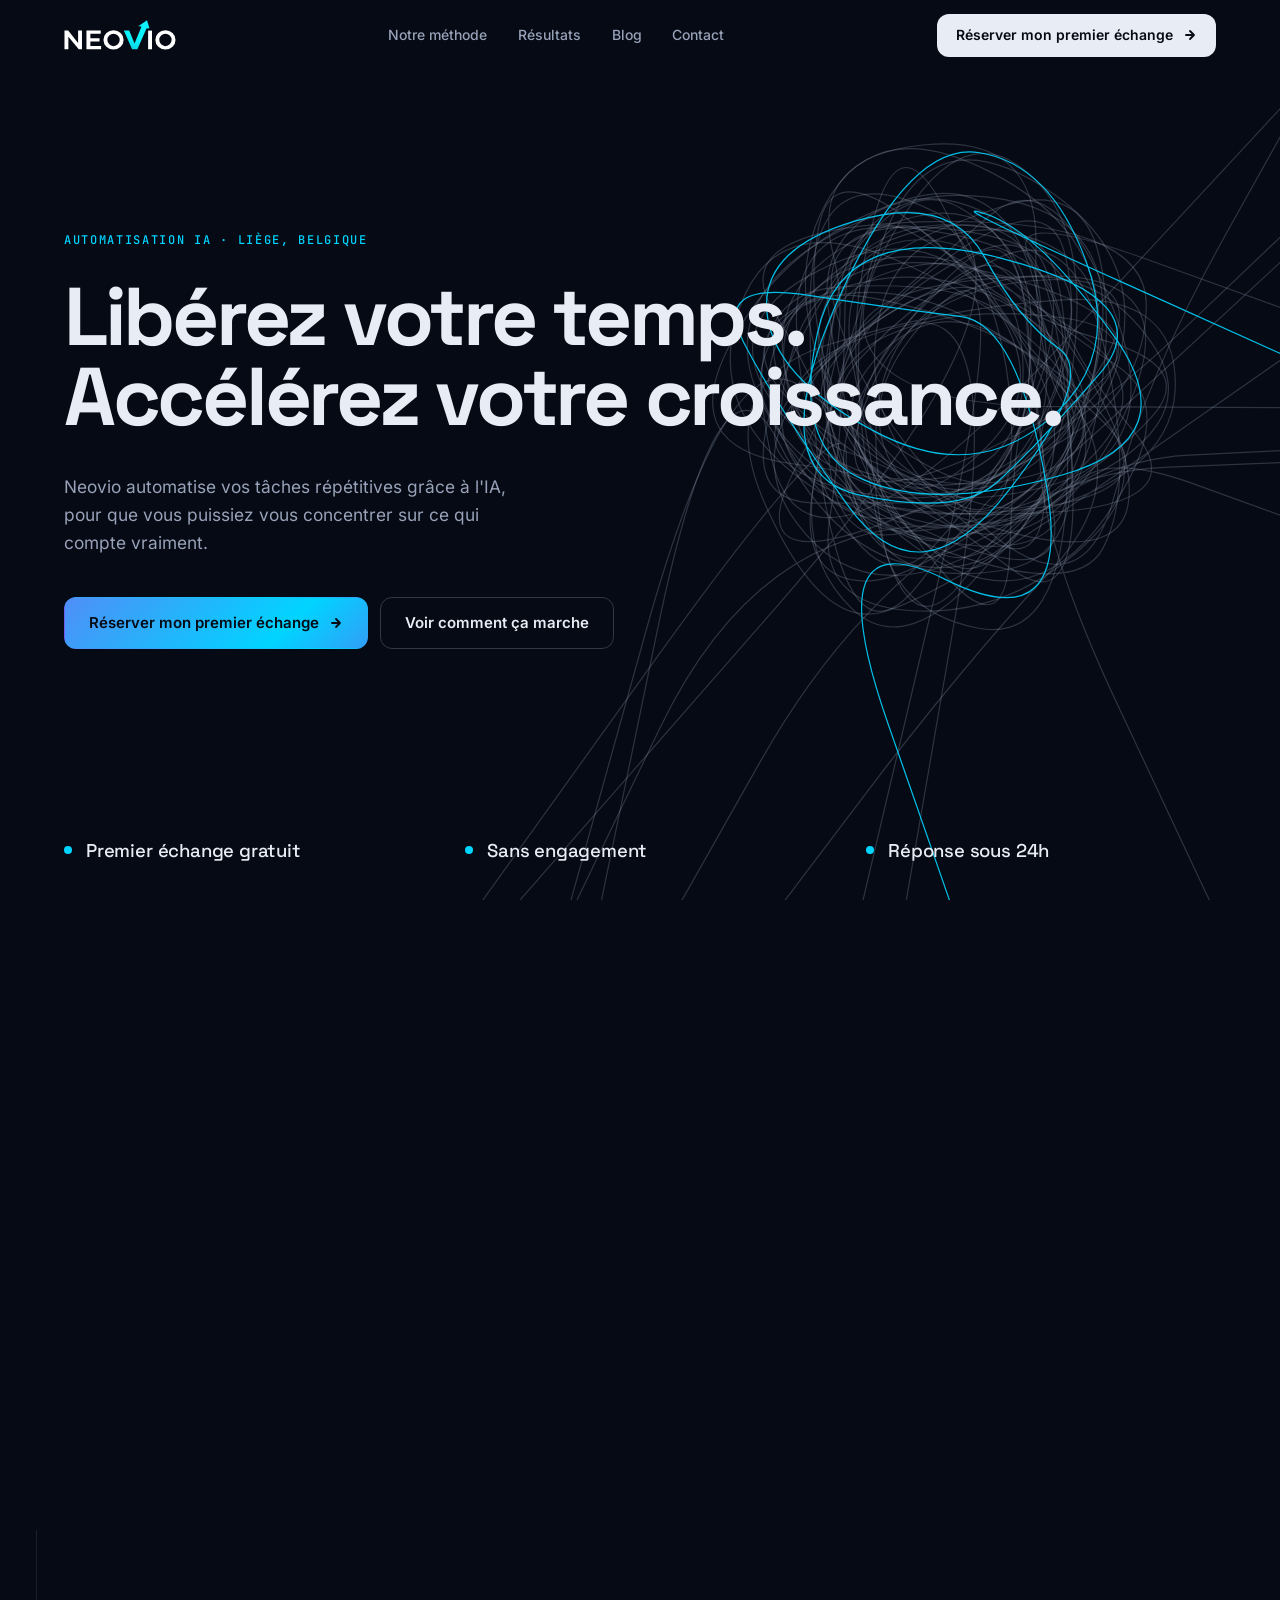
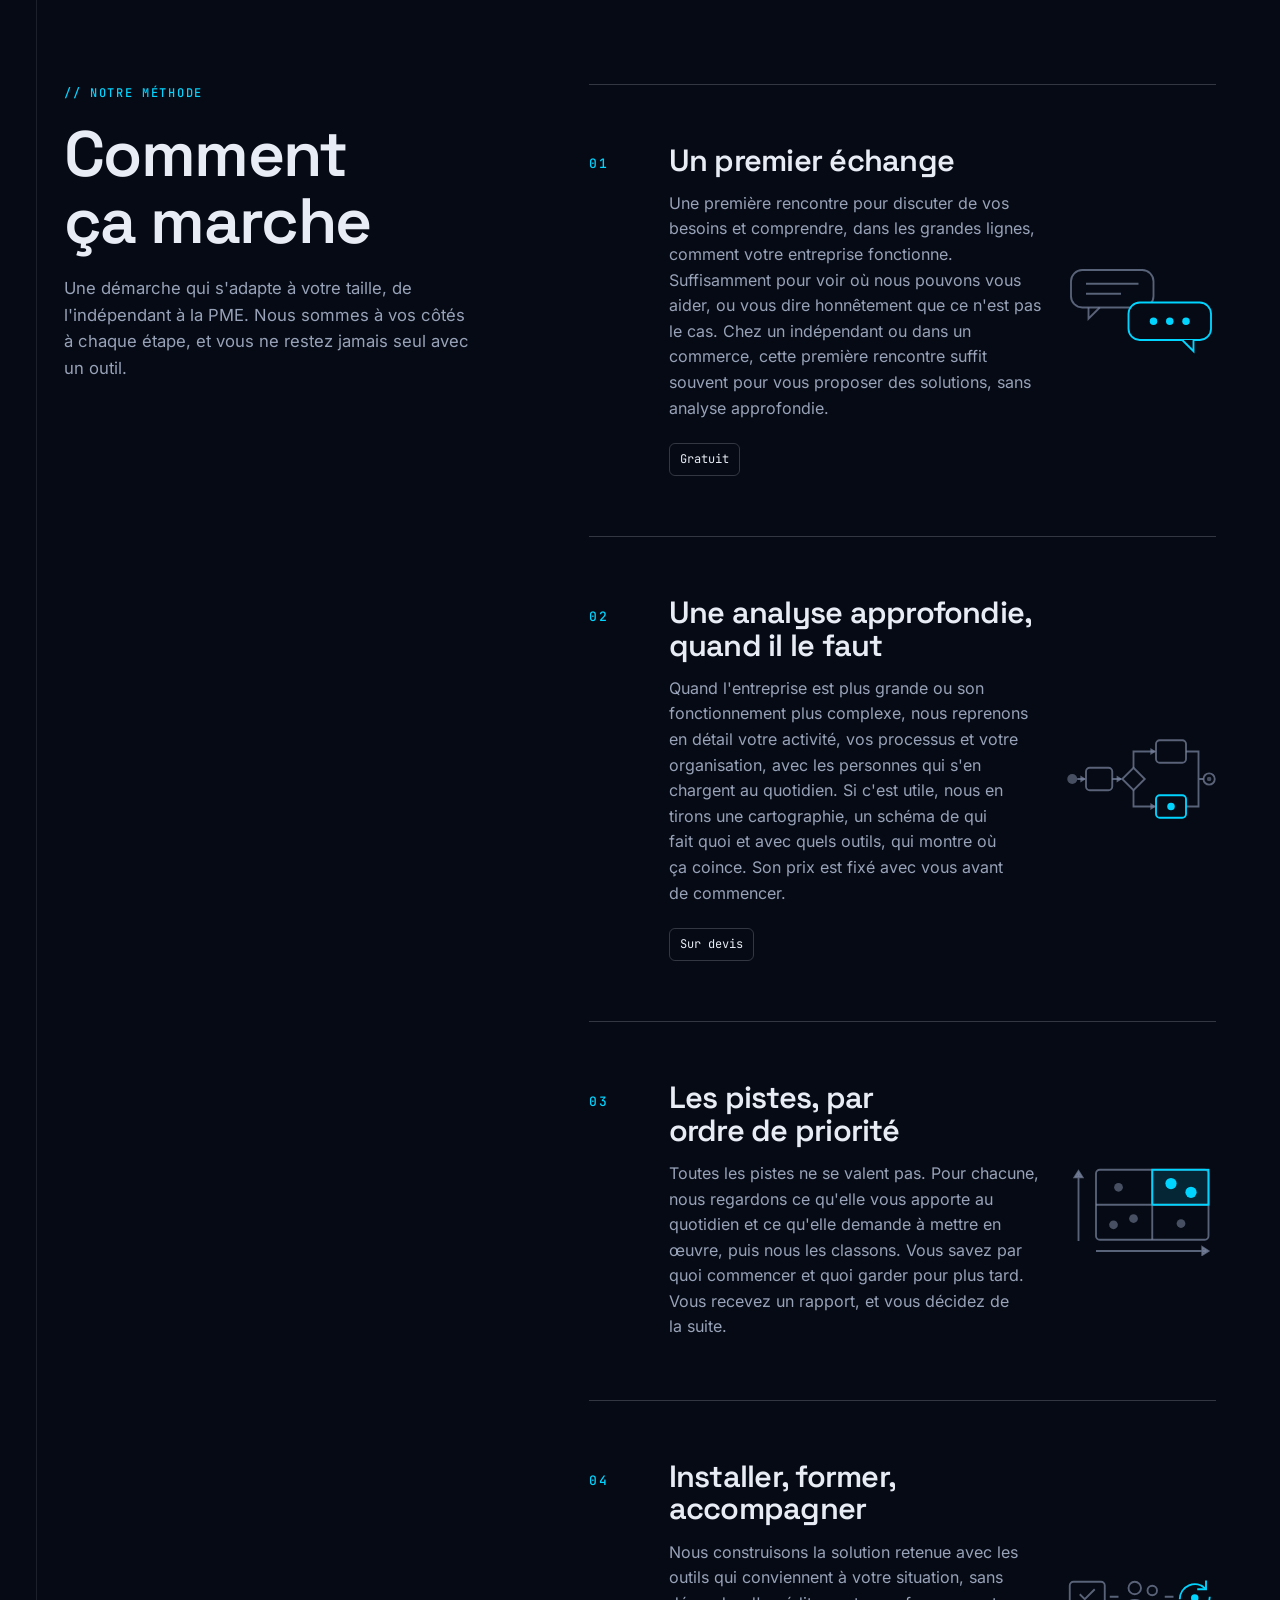
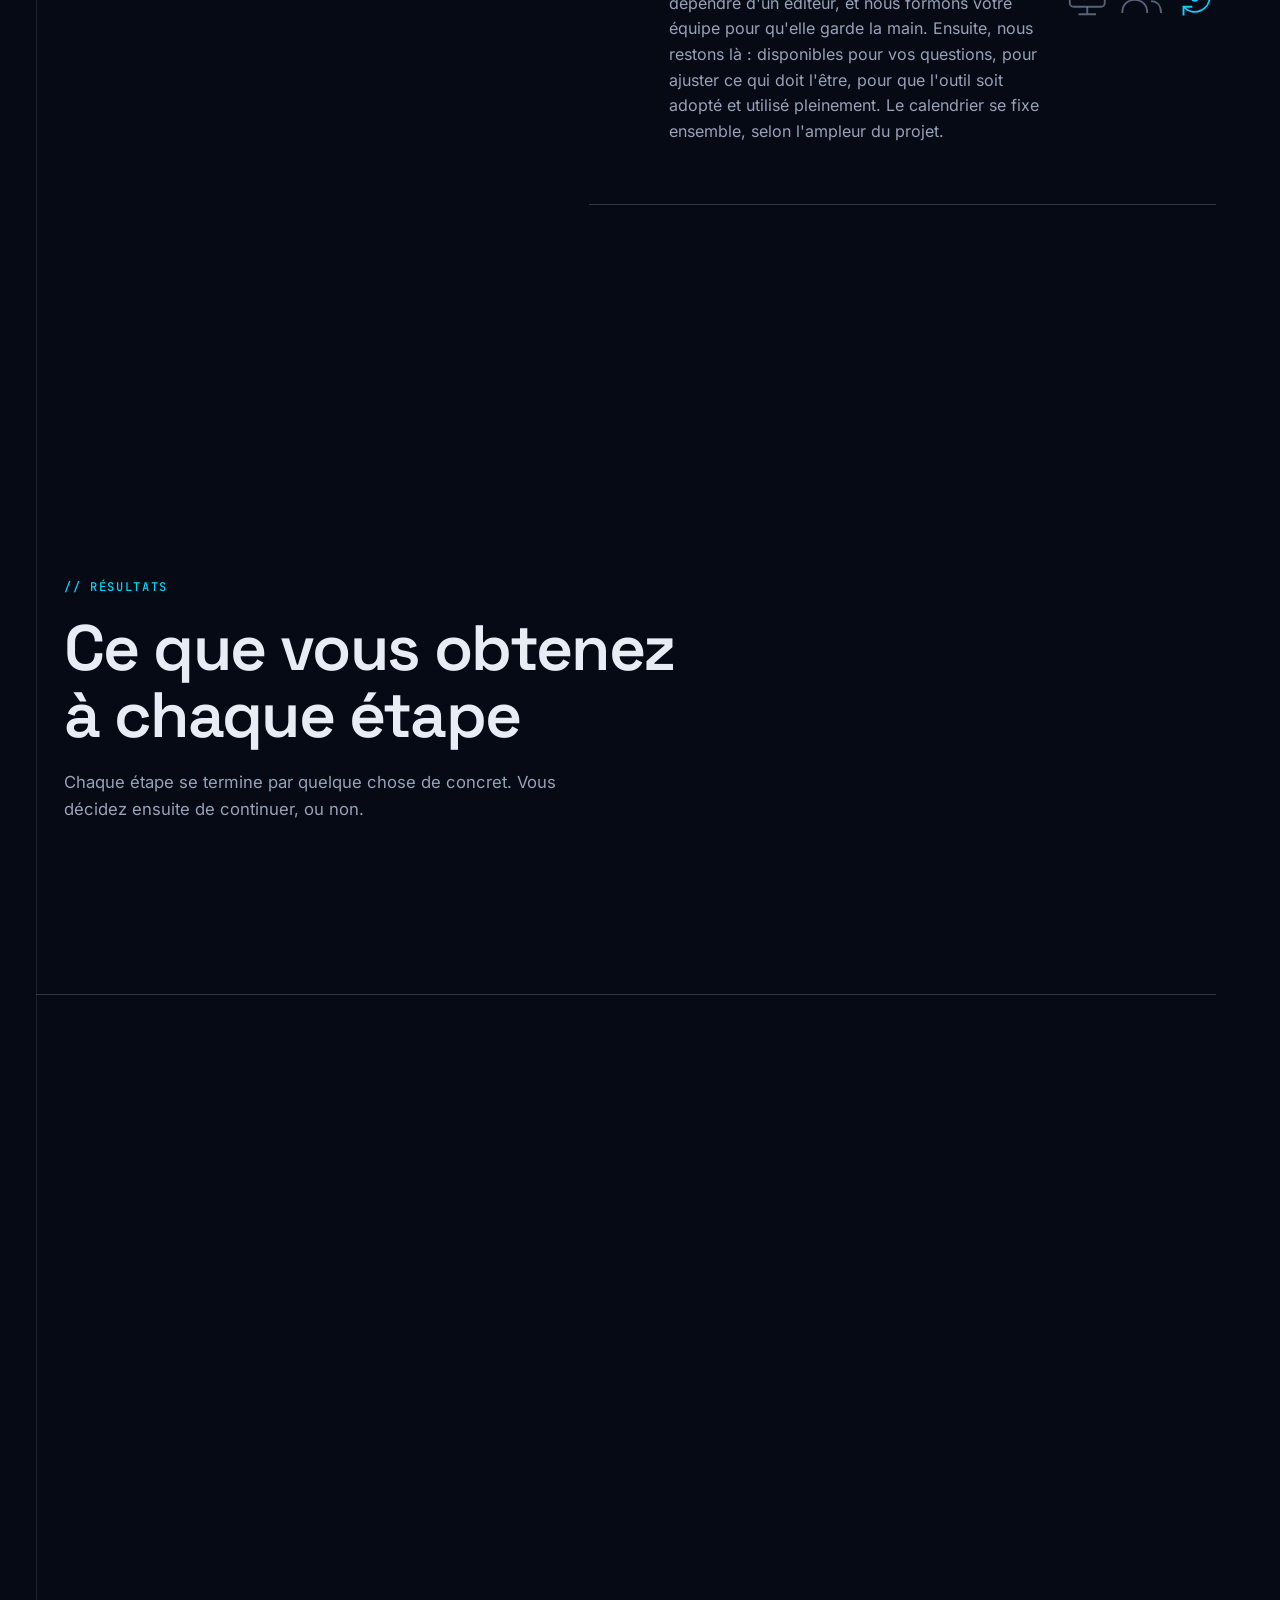
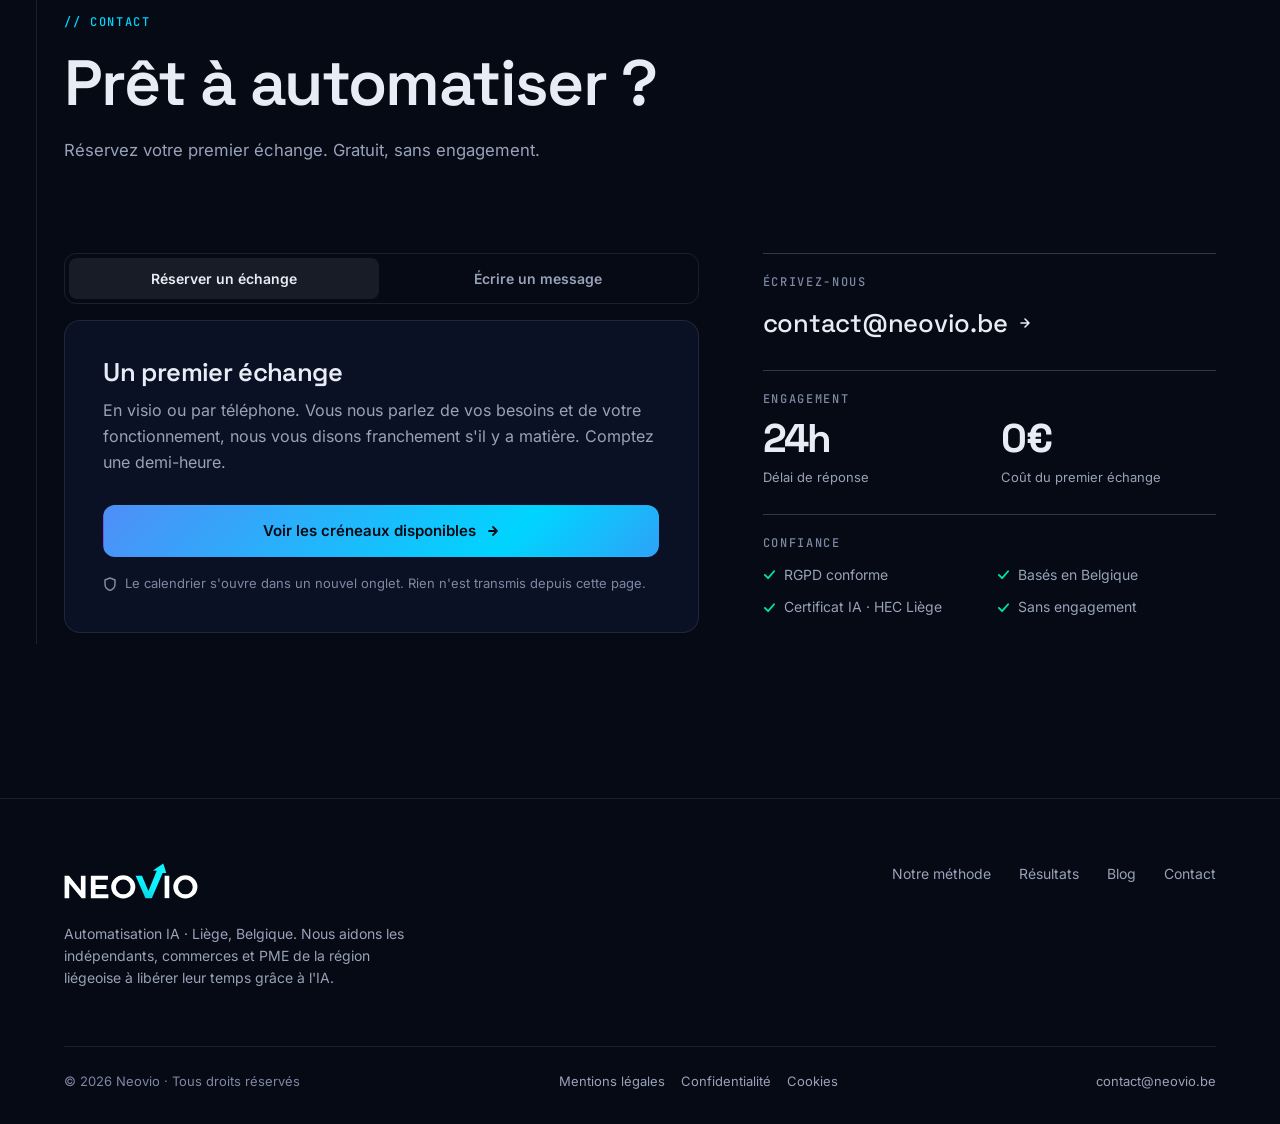
<file: index.html>
<!doctype html>
<html lang="fr">
<head>
<meta charset="utf-8" />
<meta name="viewport" content="width=device-width, initial-scale=1" />
<link rel="icon" href="favicon.svg" type="image/svg+xml" />
<title>Neovio · Automatisation IA · Liège, Belgique</title>
<meta name="description" content="Neovio automatise vos tâches répétitives grâce à l'IA. Premier échange gratuit pour indépendants, commerces et PME, à Liège et alentours." />
<link rel="canonical" href="https://www.neovio.be/" />
<meta property="og:type" content="website" />
<meta property="og:title" content="Neovio · Automatisation IA · Liège, Belgique" />
<meta property="og:description" content="Neovio automatise vos tâches répétitives grâce à l'IA. Premier échange gratuit pour indépendants, commerces et PME, à Liège et alentours." />
<meta property="og:url" content="https://www.neovio.be/" />
<script type="application/ld+json">
{
  "@context": "https://schema.org",
  "@type": "ProfessionalService",
  "name": "Neovio",
  "url": "https://www.neovio.be",
  "email": "contact@neovio.be",
  "description": "Agence d'automatisation et IA pour les indépendants, commerces et PME de la région liégeoise.",
  "areaServed": { "@type": "City", "name": "Liège" },
  "inLanguage": "fr-BE"
}
</script>

<!-- Flags set before first paint: `js` enables the hidden start states of
     reveals, `motion` the scroll-driven compositions. Neither exists without
     JavaScript, and `motion` never under prefers-reduced-motion. -->
<script>(function(d){d.classList.add('js');if(!matchMedia('(prefers-reduced-motion: reduce)').matches)d.classList.add('motion')})(document.documentElement)</script>
<link rel="preload" href="assets/fonts/space-grotesk-var-latin.woff2" as="font" type="font/woff2" crossorigin />
<link rel="preload" href="assets/fonts/inter-var-latin.woff2" as="font" type="font/woff2" crossorigin />
<link rel="stylesheet" href="assets/css/site.css" />
<link rel="stylesheet" href="assets/css/home.css" />
<script type="module" src="assets/js/site.js"></script>
</head>
<body>

<a class="skip-link" href="#contenu">Aller au contenu</a>

<!-- ============== NAVIGATION ============== -->
<nav class="nav" id="nav">
  <div class="container nav-inner">
    <a href="#hero" class="brand-logo" aria-label="Neovio - Accueil">
      <img src="assets/neovio-logo-white.svg" width="1851" height="498" alt="Neovio — Agence d'automatisation et IA" />
    </a>
    <div class="nav-links">
      <a href="#processus">Notre méthode</a>
      <a href="#resultats">Résultats</a>
      <a href="blog/index.html">Blog</a>
      <a href="#contact">Contact</a>
    </div>
    <a href="#contact" class="btn btn-primary">
      Réserver mon premier échange
      <svg width="14" height="14" viewBox="0 0 14 14" fill="none"><path d="M3 7H11M11 7L7 3M11 7L7 11" stroke="currentColor" stroke-width="1.8" stroke-linecap="round" stroke-linejoin="round"/></svg>
    </a>
    <button class="nav-toggle" aria-label="Menu" aria-expanded="false" aria-controls="mobile-menu" id="nav-toggle"><span></span></button>
  </div>
</nav>
<div class="mobile-menu" id="mobile-menu" data-lenis-prevent>
  <a href="#processus">Notre méthode</a>
  <a href="#resultats">Résultats</a>
  <a href="blog/index.html">Blog</a>
  <a href="#contact">Contact</a>
  <a href="#contact" class="btn btn-primary">Réserver mon premier échange</a>
</div>

<main id="contenu">

<!-- ============== HERO ==============
     data-scrub="pin": assets/js/motion.js writes the scroll progress of this
     track and draws the thread on the canvas. Without it the hero is static. -->
<section class="hero" id="hero" data-scrub="pin">
  <div class="hero-pin">
    <canvas class="hero-canvas" id="hero-thread" aria-hidden="true"></canvas>

    <div class="container hero-content">
      <p class="hero-kicker mono intro" style="--i:0">Automatisation IA · Liège, Belgique</p>
      <h1>
        <span class="h1-line"><span>Libérez votre temps.</span></span>
        <span class="h1-line"><span style="--i:1">Accélérez votre croissance.</span></span>
      </h1>
      <p class="lead intro" style="--i:3">
        Neovio automatise vos tâches répétitives grâce à l'IA, pour que vous
        puissiez vous concentrer sur ce qui compte vraiment.
      </p>
      <div class="hero-ctas intro" style="--i:4">
        <a href="#contact" class="btn btn-primary btn-lg">
          Réserver mon premier échange
          <svg width="14" height="14" viewBox="0 0 14 14" fill="none" aria-hidden="true"><path d="M3 7H11M11 7L7 3M11 7L7 11" stroke="currentColor" stroke-width="1.8" stroke-linecap="round" stroke-linejoin="round"/></svg>
        </a>
        <a href="#processus" class="btn btn-ghost btn-lg">Voir comment ça marche</a>
      </div>
    </div>

    <div class="hero-knot" aria-hidden="true"></div>

    <div class="container hero-foot intro" style="--i:6">
      <ul class="hero-trust">
        <li>Premier échange gratuit</li>
        <li>Sans engagement</li>
        <li>Réponse sous 24h</li>
      </ul>
    </div>
  </div>
</section>

<!-- Everything after the hero shares one thread, drawn down the left margin. -->
<div class="flow">
<div class="container thread-rail" aria-hidden="true"><div class="thread" data-scrub="thread"></div></div>

<!-- ============== METHOD ==============
     One section for what we do and how: the four steps, in order.
     id="processus" is kept so existing links to it still land here. -->
<section class="section process" id="processus">
  <div class="container process-grid">
    <header class="section-head process-head reveal">
      <p class="section-eyebrow">// Notre méthode</p>
      <h2>Comment ça marche</h2>
      <p class="section-sub">Une démarche qui s'adapte à votre taille, de l'indépendant à la PME. Nous sommes à vos côtés à chaque étape, et vous ne restez jamais seul avec un outil.</p>
    </header>

    <ol class="steps">
      <li class="step reveal">
        <span class="step-num mono">01</span>
        <h3>Un premier échange</h3>
        <p>Une première rencontre pour discuter de vos besoins et comprendre, dans les grandes lignes, comment votre entreprise fonctionne. Suffisamment pour voir où nous pouvons vous aider, ou vous dire honnêtement que ce n'est pas le cas. Chez un indépendant ou dans un commerce, cette première rencontre suffit souvent pour vous proposer des solutions, sans analyse approfondie.</p>
        <span class="step-badge">Gratuit</span>
        <svg class="step-fig" viewBox="0 0 120 72" aria-hidden="true"><rect x="4" y="4" width="66" height="30" rx="9" class="fig-box"/><path d="M18 34v9l9-9" class="fig-box"/><path d="M16 15H58M16 23H44" class="fig-axis"/><rect x="50" y="30" width="66" height="30" rx="9" class="fig-box fig-box-on fig-solid"/><path d="M102 60v9l-9-9" class="fig-box fig-box-on fig-solid"/><circle cx="70" cy="45" r="3" class="fig-on"/><circle cx="83" cy="45" r="3" class="fig-on"/><circle cx="96" cy="45" r="3" class="fig-on"/></svg>
      </li>

      <li class="step reveal">
        <span class="step-num mono">02</span>
        <h3>Une analyse approfondie, quand il le faut</h3>
        <p>Quand l'entreprise est plus grande ou son fonctionnement plus complexe, nous reprenons en détail votre activité, vos processus et votre organisation, avec les personnes qui s'en chargent au quotidien. Si c'est utile, nous en tirons une cartographie, un schéma de qui fait quoi et avec quels outils, qui montre où ça coince. Son prix est fixé avec vous avant de commencer.</p>
        <span class="step-badge">Sur devis</span>
        <svg class="step-fig" viewBox="0 0 120 72" aria-hidden="true"><path d="M9 36H15M37 36H44M54 27V14H71M54 45V58H71M96 14H106V58H96M106 36H110" class="fig-axis"/><path d="M16 36l-4.5-2.8v5.6zM45 36l-4.5-2.8v5.6zM72 14l-4.5-2.8v5.6zM72 58l-4.5-2.8v5.6z" class="fig-arrow"/><circle cx="5" cy="36" r="4" class="fig-off"/><rect x="16" y="27" width="21" height="18" rx="3" class="fig-box"/><path d="M54 27l9 9-9 9-9-9z" class="fig-box"/><rect x="72" y="5" width="24" height="18" rx="3" class="fig-box"/><rect x="72" y="49" width="24" height="18" rx="3" class="fig-box fig-box-on"/><circle cx="84" cy="58" r="3" class="fig-on"/><circle cx="114.5" cy="36" r="4.5" class="fig-box"/><circle cx="114.5" cy="36" r="1.8" class="fig-off"/></svg>
      </li>

      <li class="step reveal">
        <span class="step-num mono">03</span>
        <h3>Les pistes, par ordre de priorité</h3>
        <p>Toutes les pistes ne se valent pas. Pour chacune, nous regardons ce qu'elle vous apporte au quotidien et ce qu'elle demande à mettre en œuvre, puis nous les classons. Vous savez par quoi commencer et quoi garder pour plus tard. Vous recevez un rapport, et vous décidez de la suite.</p>
        <svg class="step-fig" viewBox="0 0 120 72" aria-hidden="true"><path d="M10 60V6M10 4l-3.2 5h6.4zM24 68H112M114 68l-5-3.2v6.4z" class="fig-axis"/><path d="M10 4l-3.2 5h6.4zM114 68l-5-3.2v6.4z" class="fig-arrow"/><rect x="69" y="3" width="45" height="28" class="fig-zone"/><rect x="24" y="3" width="90" height="56" rx="3" class="fig-box"/><path d="M69 3V59M24 31H114" class="fig-box"/><rect x="69" y="3" width="45" height="28" class="fig-box fig-box-on"/><circle cx="84" cy="14" r="4.5" class="fig-on"/><circle cx="100" cy="21" r="4.5" class="fig-on"/><circle cx="42" cy="17" r="3.5" class="fig-off"/><circle cx="38" cy="47" r="3.5" class="fig-off"/><circle cx="54" cy="42" r="3.5" class="fig-off"/><circle cx="92" cy="46" r="3.5" class="fig-off"/></svg>
      </li>

      <li class="step reveal">
        <span class="step-num mono">04</span>
        <h3>Installer, former, accompagner</h3>
        <p>Nous construisons la solution retenue avec les outils qui conviennent à votre situation, sans dépendre d'un éditeur, et nous formons votre équipe pour qu'elle garde la main. Ensuite, nous restons là : disponibles pour vos questions, pour ajuster ce qui doit l'être, pour que l'outil soit adopté et utilisé pleinement. Le calendrier se fixe ensemble, selon l'ampleur du projet.</p>
        <svg class="step-fig" viewBox="0 0 120 72" aria-hidden="true"><rect x="3" y="19" width="28" height="20" rx="3" class="fig-box"/><path d="M17 39v6M10 45h14M11 29l4 4 8-8" class="fig-box"/><path d="M35 31h7M79 31h7" class="fig-axis"/><circle cx="55" cy="24" r="5" class="fig-box"/><path d="M45 44c0-7 4.5-10.500 10-10.500s10 3.500 10 10.500" class="fig-box"/><circle cx="69" cy="26" r="3.800" class="fig-box"/><path d="M68 34.500c4.500 0 8 3 8 9.500" class="fig-box"/><path d="M91 33a12 12 0 0 1 20.500-8.500M115 31a12 12 0 0 1-20.500 8.500" class="fig-line"/><path d="M112 18v7h-7M94 46v-7h7" class="fig-line"/><circle cx="103" cy="32" r="3" class="fig-on"/></svg>
      </li>
    </ol>
  </div>
</section>

<!-- ============== RESULTS ==============
     data-scrub="pin": on wide screens with motion enabled this section is a
     tall track and its content stays pinned while --p runs from 0 to 1.
     --x is each commitment's position along the time axis. -->
<section class="results" id="resultats" data-scrub="pin">
  <div class="results-pin">
    <div class="container">
      <header class="section-head reveal">
        <p class="section-eyebrow">// Résultats</p>
        <h2>Ce que vous obtenez à chaque étape</h2>
        <p class="section-sub">Chaque étape se termine par quelque chose de concret. Vous décidez ensuite de continuer, ou non.</p>
      </header>

      <ol class="timeline">
        <li class="milestone reveal" style="--x:0">
          <p class="milestone-num"><span>Un avis</span></p>
          <p class="milestone-label">Gratuit, après un premier échange sur vos besoins et votre fonctionnement.</p>
        </li>
        <li class="milestone reveal" style="--x:0.23">
          <p class="milestone-num"><span>Une analyse</span></p>
          <p class="milestone-label">À la mesure de votre entreprise. Pour les plus grandes, vos processus cartographiés et les points de blocage repérés.</p>
        </li>
        <li class="milestone reveal" style="--x:0.506">
          <p class="milestone-num"><span>Un plan</span></p>
          <p class="milestone-label">Les pistes classées par ordre de priorité. Vous choisissez par où commencer.</p>
        </li>
        <li class="milestone reveal" style="--x:0.712">
          <p class="milestone-num"><span>Une solution</span></p>
          <p class="milestone-label">Installée chez vous, avec une équipe formée et notre accompagnement dans la durée.</p>
        </li>
      </ol>
    </div>
  </div>
</section>

<!-- ============== CONTACT ============== -->
<section class="section" id="contact">
  <div class="container">
    <header class="section-head reveal">
      <p class="section-eyebrow">// Contact</p>
      <h2>Prêt à automatiser ?</h2>
      <p class="section-sub">Réservez votre premier échange. Gratuit, sans engagement.</p>
    </header>

    <div class="contact-grid">
      <div class="contact-panels reveal" id="contact-panels">

        <!-- Segmented switch. `hidden` in the markup, un-hidden by JS block 6:
             without JS the visitor sees exactly the previous page — form only. -->
        <div class="contact-switch" id="contact-switch" role="tablist" aria-label="Comment nous joindre" hidden>
          <button type="button" role="tab" id="tab-booking" aria-controls="panel-booking" aria-selected="true" data-panel="booking">Réserver un échange</button>
          <button type="button" role="tab" id="tab-form" aria-controls="contact-form" aria-selected="false" data-panel="form">Écrire un message</button>
        </div>

        <div class="form-card booking-panel" id="panel-booking" role="tabpanel" aria-labelledby="tab-booking" hidden>
          <h3>Un premier échange</h3>
          <p>En visio ou par téléphone. Vous nous parlez de vos besoins et de votre fonctionnement, nous vous disons franchement s'il y a matière. Comptez une demi-heure.</p>
          <a class="btn btn-primary btn-submit" id="booking-open" href="https://cal.com/neovio-be/premier-echange" target="_blank" rel="noopener">
            Voir les créneaux disponibles
            <svg width="14" height="14" viewBox="0 0 14 14" fill="none"><path d="M3 7H11M11 7L7 3M11 7L7 11" stroke="currentColor" stroke-width="1.8" stroke-linecap="round" stroke-linejoin="round"/></svg>
          </a>
          <div class="privacy-note">
            <svg width="14" height="14" viewBox="0 0 14 14" fill="none" stroke="currentColor" stroke-width="1.5" stroke-linecap="round" stroke-linejoin="round"><path d="M7 1l5 2v4c0 3-2 5.5-5 6.5C4 12.5 2 10 2 7V3l5-2z"/></svg>
            Le calendrier s'ouvre dans un nouvel onglet. Rien n'est transmis depuis cette page.
          </div>
        </div>

      <form class="form-card" id="contact-form" name="contact" method="POST" netlify data-netlify="true" novalidate role="tabpanel" aria-labelledby="tab-form">
        <input type="hidden" name="form-name" value="contact" />
        <div class="field-row">
          <div class="field">
            <label for="firstname">Prénom</label>
            <input class="input" id="firstname" name="firstname" type="text" placeholder="Marc" required />
          </div>
          <div class="field">
            <label for="lastname">Nom</label>
            <input class="input" id="lastname" name="lastname" type="text" placeholder="Dubois" required />
          </div>
        </div>
        <div class="field">
          <label for="business">Entreprise <span class="opt">(optionnel)</span></label>
          <input class="input" id="business" name="business" type="text" placeholder="Ex : mon commerce, mon cabinet…" />
        </div>
        <div class="field-row">
          <div class="field">
            <label for="email">Email</label>
            <input class="input" id="email" name="email" type="email" placeholder="vous@entreprise.be" required />
          </div>
          <div class="field">
            <label for="phone">Téléphone <span class="opt">(optionnel)</span></label>
            <input class="input" id="phone" name="phone" type="tel" placeholder="+32 4 ..." />
          </div>
        </div>
        <div class="field">
          <label for="activity">Votre activité</label>
          <select class="select" id="activity" name="activity" required>
            <option value="">Sélectionnez votre secteur…</option>
            <option>Indépendant</option>
            <option>Commerce</option>
            <option>Cabinet</option>
            <option>Bureau d'études</option>
            <option>Agence</option>
            <option>PME de service</option>
            <option>Autre</option>
          </select>
        </div>
        <div class="field">
          <label for="message">Message</label>
          <textarea class="textarea" id="message" name="message" placeholder="Parlez-nous de votre activité et des tâches que vous aimeriez automatiser…"></textarea>
        </div>
        <button type="submit" class="btn btn-primary btn-submit">
          Envoyer ma demande
          <svg width="14" height="14" viewBox="0 0 14 14" fill="none"><path d="M3 7H11M11 7L7 3M11 7L7 11" stroke="currentColor" stroke-width="1.8" stroke-linecap="round" stroke-linejoin="round"/></svg>
        </button>
        <div class="privacy-note">
          <svg width="14" height="14" viewBox="0 0 14 14" fill="none" stroke="currentColor" stroke-width="1.5" stroke-linecap="round" stroke-linejoin="round"><path d="M7 1l5 2v4c0 3-2 5.5-5 6.5C4 12.5 2 10 2 7V3l5-2z"/></svg>
          Vos données restent confidentielles. Aucun spam.
        </div>
        <div class="form-error" id="form-error" role="alert" hidden>
          Une erreur est survenue. Veuillez réessayer ou nous contacter par email.
        </div>
        <div class="form-success" id="form-success">
          ✓ Merci ! Votre demande a bien été envoyée. Nous vous recontactons sous 24h.
        </div>
      </form>
      </div>

      <aside class="contact-aside reveal">
        <div class="contact-card">
          <h4>Écrivez-nous</h4>
          <a class="contact-mail" href="mailto:contact@neovio.be">
            contact@neovio.be
            <svg width="16" height="16" viewBox="0 0 16 16" fill="none"><path d="M4 8h8M12 8L8 4M12 8L8 12" stroke="currentColor" stroke-width="1.6" stroke-linecap="round" stroke-linejoin="round"/></svg>
          </a>
        </div>

        <div class="contact-card">
          <h4>Engagement</h4>
          <div class="contact-stats">
            <div class="contact-stat">
              <div class="contact-stat-num">24h</div>
              <div class="contact-stat-label">Délai de réponse</div>
            </div>
            <div class="contact-stat">
              <div class="contact-stat-num">0€</div>
              <div class="contact-stat-label">Coût du premier échange</div>
            </div>
          </div>
        </div>

        <div class="contact-card">
          <h4>Confiance</h4>
          <div class="trust-badges">
            <span class="trust-badge"><svg width="13" height="13" viewBox="0 0 14 14" fill="none"><path d="M2 7.5L5.5 11L12 3.5" stroke="currentColor" stroke-width="2" stroke-linecap="round" stroke-linejoin="round"/></svg> RGPD conforme</span>
            <span class="trust-badge"><svg width="13" height="13" viewBox="0 0 14 14" fill="none"><path d="M2 7.5L5.5 11L12 3.5" stroke="currentColor" stroke-width="2" stroke-linecap="round" stroke-linejoin="round"/></svg> Basés en Belgique</span>
            <span class="trust-badge"><svg width="13" height="13" viewBox="0 0 14 14" fill="none"><path d="M2 7.5L5.5 11L12 3.5" stroke="currentColor" stroke-width="2" stroke-linecap="round" stroke-linejoin="round"/></svg> Certificat IA · HEC Liège</span>
            <span class="trust-badge"><svg width="13" height="13" viewBox="0 0 14 14" fill="none"><path d="M2 7.5L5.5 11L12 3.5" stroke="currentColor" stroke-width="2" stroke-linecap="round" stroke-linejoin="round"/></svg> Sans engagement</span>
          </div>
        </div>
      </aside>
    </div>
  </div>
</section>

</div>
</main>

<!-- ============== FOOTER ============== -->
<footer>
  <div class="container">
    <div class="footer-top">
      <div class="footer-brand">
        <a href="#hero" class="brand-logo">
          <img src="assets/neovio-logo-white.svg" width="1851" height="498" alt="Neovio — Agence d'automatisation et IA" />
        </a>
        <p>Automatisation IA · Liège, Belgique. Nous aidons les indépendants, commerces et PME de la région liégeoise à libérer leur temps grâce à l'IA.</p>
      </div>
      <div class="footer-links">
        <a href="#processus">Notre méthode</a>
        <a href="#resultats">Résultats</a>
        <a href="blog/index.html">Blog</a>
        <a href="#contact">Contact</a>
      </div>
    </div>
    <div class="footer-bottom">
      <span>© 2026 Neovio · Tous droits réservés</span>
      <div style="display:flex;gap:16px;flex-wrap:wrap;">
        <a href="mentions-legales.html">Mentions légales</a>
        <a href="politique-confidentialite.html">Confidentialité</a>
        <a href="politique-cookies.html">Cookies</a>
      </div>
      <a href="mailto:contact@neovio.be">contact@neovio.be</a>
    </div>
  </div>
</footer>

<div class="cta-bar" id="cta-bar" hidden>
  <a href="#contact" class="btn btn-primary btn-lg">
    Réserver mon premier échange
    <svg width="14" height="14" viewBox="0 0 14 14" fill="none" aria-hidden="true"><path d="M3 7H11M11 7L7 3M11 7L7 11" stroke="currentColor" stroke-width="1.8" stroke-linecap="round" stroke-linejoin="round"/></svg>
  </a>
</div>

</body>
</html>
</file>
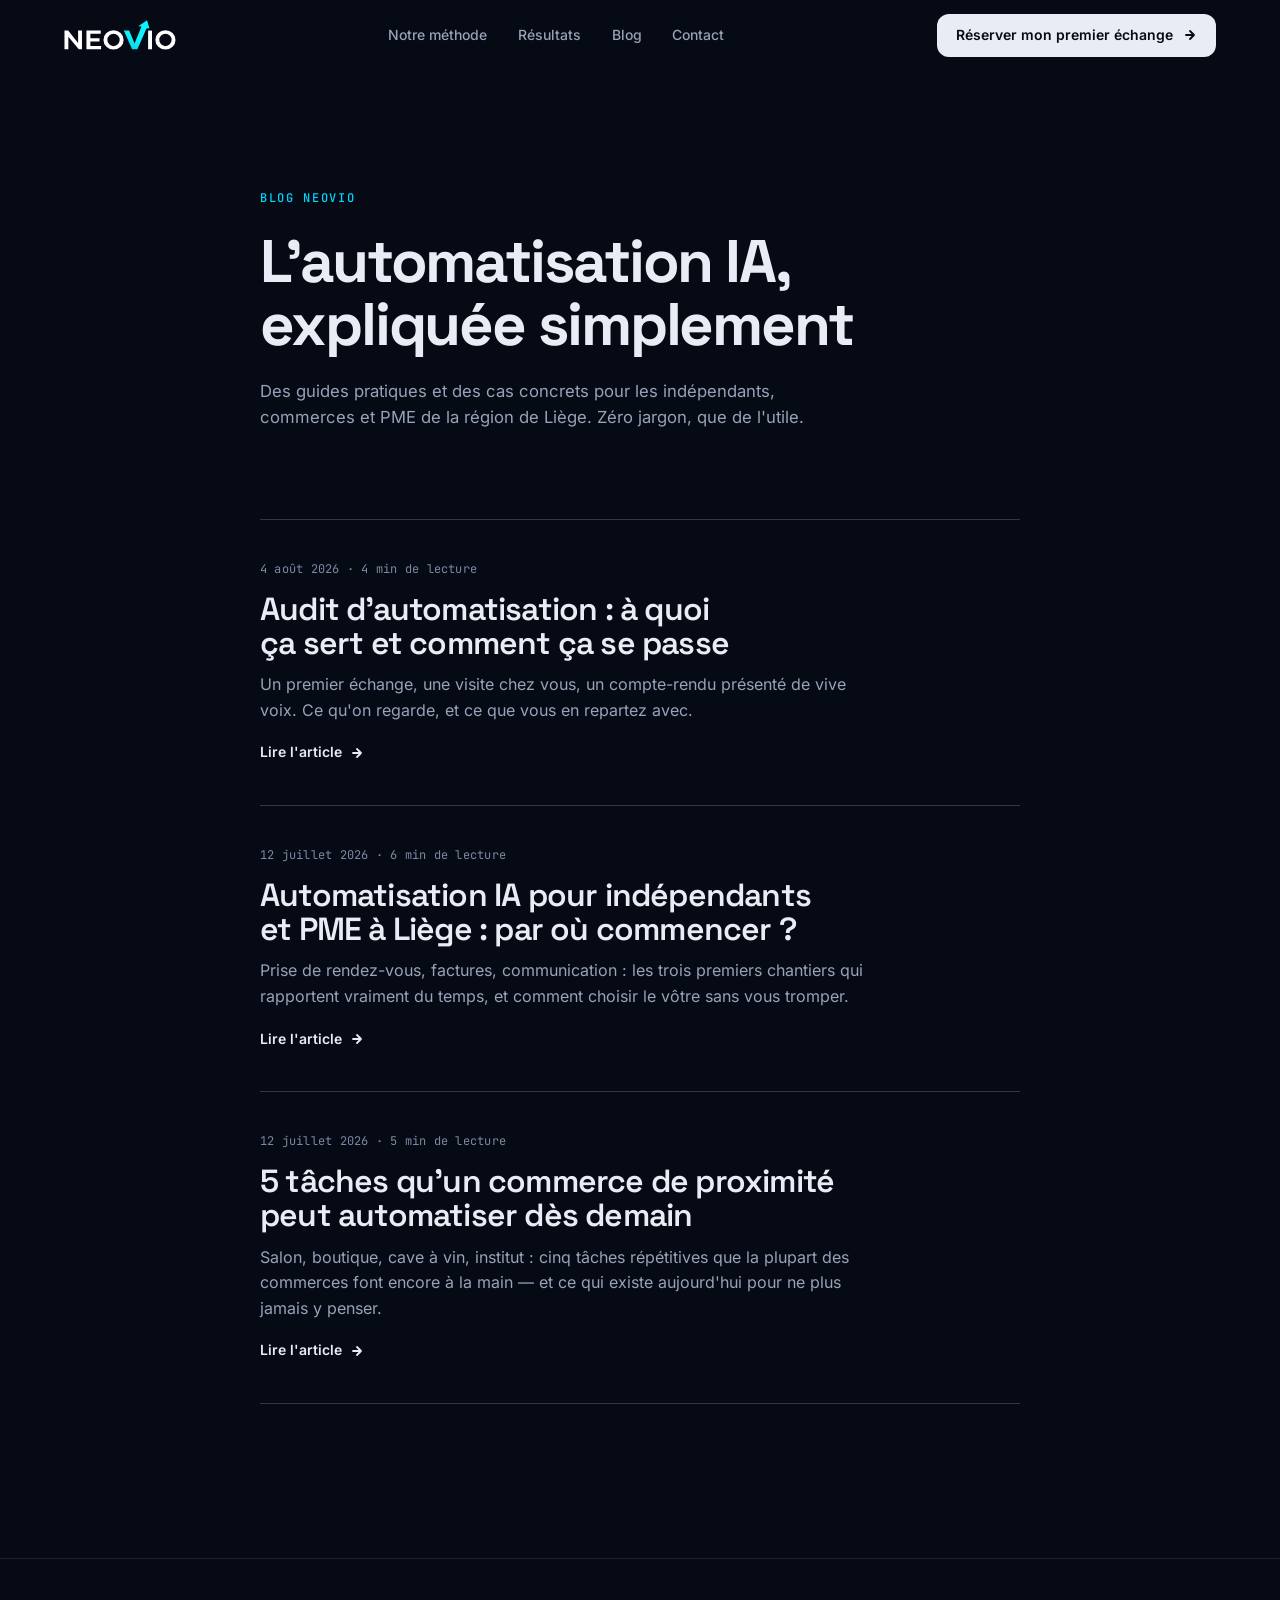
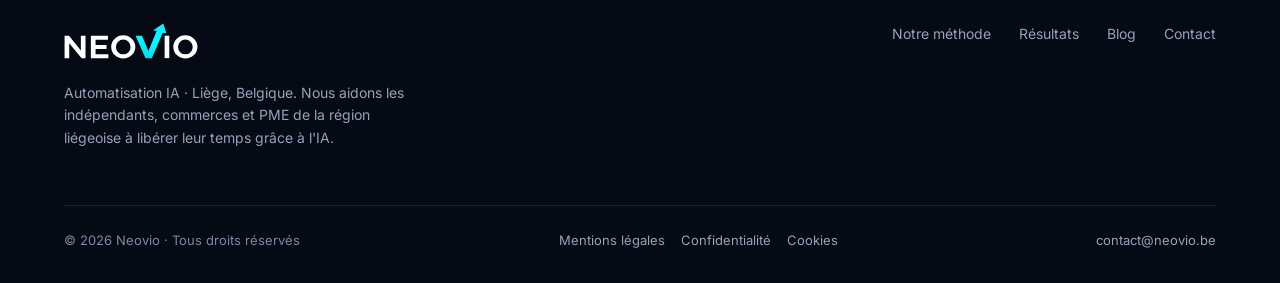
<file: blog/index.html>
<!doctype html>
<html lang="fr">
<head>
<meta charset="utf-8" />
<meta name="viewport" content="width=device-width, initial-scale=1" />
<link rel="icon" href="../favicon.svg" type="image/svg+xml" />
<title>Blog · Automatisation IA pour indépendants et PME · Neovio Liège</title>
<meta name="description" content="Le blog Neovio : l'automatisation et l'IA expliquées simplement pour les indépendants, commerces et PME de la région de Liège. Cas concrets, guides pratiques, zéro jargon." />
<link rel="canonical" href="https://www.neovio.be/blog/" />
<meta property="og:type" content="website" />
<meta property="og:title" content="Blog Neovio · Automatisation IA pour indépendants et PME" />
<meta property="og:description" content="L'automatisation et l'IA expliquées simplement pour les petites entreprises de la région de Liège." />
<meta property="og:url" content="https://www.neovio.be/blog/" />
<link rel="preload" href="../assets/fonts/space-grotesk-var-latin.woff2" as="font" type="font/woff2" crossorigin />
<link rel="preload" href="../assets/fonts/inter-var-latin.woff2" as="font" type="font/woff2" crossorigin />
<link rel="stylesheet" href="../assets/css/site.css" />
<link rel="stylesheet" href="../assets/css/prose.css" />
</head>
<body>

<nav class="nav">
  <div class="container nav-inner">
    <a href="../index.html" class="brand-logo" aria-label="Neovio - Accueil">
      <img src="../assets/neovio-logo-white.svg" width="1851" height="498" alt="Neovio" />
    </a>
    <div class="nav-links">
      <a href="../index.html#processus">Notre méthode</a>
      <a href="../index.html#resultats">Résultats</a>
      <a href="index.html">Blog</a>
      <a href="../index.html#contact">Contact</a>
    </div>
    <a href="../index.html#contact" class="btn btn-primary">
      Réserver mon premier échange
      <svg width="14" height="14" viewBox="0 0 14 14" fill="none"><path d="M3 7H11M11 7L7 3M11 7L7 11" stroke="currentColor" stroke-width="1.8" stroke-linecap="round" stroke-linejoin="round"/></svg>
    </a>
  </div>
</nav>

<main>
  <div class="blog-header">
    <span class="eyebrow">Blog Neovio</span>
    <h1>L'automatisation IA, expliquée simplement</h1>
    <p>Des guides pratiques et des cas concrets pour les indépendants, commerces et PME de la région de Liège. Zéro jargon, que de l'utile.</p>
  </div>

  <div class="post-list">

    <a class="post-card" href="audit-automatisation-comment-ca-se-passe.html">
      <div class="post-meta">4 août 2026 · 4 min de lecture</div>
      <h2 style="view-transition-name: post-audit-automatisation-comment-ca-se-passe">Audit d'automatisation : à quoi ça sert et comment ça se passe</h2>
      <p>Un premier échange, une visite chez vous, un compte-rendu présenté de vive voix. Ce qu'on regarde, et ce que vous en repartez avec.</p>
      <span class="read-more">Lire l'article
        <svg width="14" height="14" viewBox="0 0 14 14" fill="none"><path d="M3 7H11M11 7L7 3M11 7L7 11" stroke="currentColor" stroke-width="1.8" stroke-linecap="round" stroke-linejoin="round"/></svg>
      </span>
    </a>

    <a class="post-card" href="automatisation-ia-liege-par-ou-commencer.html">
      <div class="post-meta">12 juillet 2026 · 6 min de lecture</div>
      <h2 style="view-transition-name: post-automatisation-ia-liege-par-ou-commencer">Automatisation IA pour indépendants et PME à Liège : par où commencer ?</h2>
      <p>Prise de rendez-vous, factures, communication : les trois premiers chantiers qui rapportent vraiment du temps, et comment choisir le vôtre sans vous tromper.</p>
      <span class="read-more">Lire l'article
        <svg width="14" height="14" viewBox="0 0 14 14" fill="none"><path d="M3 7H11M11 7L7 3M11 7L7 11" stroke="currentColor" stroke-width="1.8" stroke-linecap="round" stroke-linejoin="round"/></svg>
      </span>
    </a>

    <a class="post-card" href="5-taches-automatiser-commerce-proximite.html">
      <div class="post-meta">12 juillet 2026 · 5 min de lecture</div>
      <h2 style="view-transition-name: post-5-taches-automatiser-commerce-proximite">5 tâches qu'un commerce de proximité peut automatiser dès demain</h2>
      <p>Salon, boutique, cave à vin, institut : cinq tâches répétitives que la plupart des commerces font encore à la main — et ce qui existe aujourd'hui pour ne plus jamais y penser.</p>
      <span class="read-more">Lire l'article
        <svg width="14" height="14" viewBox="0 0 14 14" fill="none"><path d="M3 7H11M11 7L7 3M11 7L7 11" stroke="currentColor" stroke-width="1.8" stroke-linecap="round" stroke-linejoin="round"/></svg>
      </span>
    </a>

  </div>
</main>

<footer>
  <div class="container">
    <div class="footer-top">
      <div class="footer-brand">
        <a href="../index.html" class="brand-logo">
          <img src="../assets/neovio-logo-white.svg" width="1851" height="498" alt="Neovio" />
        </a>
        <p>Automatisation IA · Liège, Belgique. Nous aidons les indépendants, commerces et PME de la région liégeoise à libérer leur temps grâce à l'IA.</p>
      </div>
      <div class="footer-links">
        <a href="../index.html#processus">Notre méthode</a>
        <a href="../index.html#resultats">Résultats</a>
        <a href="index.html">Blog</a>
        <a href="../index.html#contact">Contact</a>
      </div>
    </div>
    <div class="footer-bottom">
      <span>© 2026 Neovio · Tous droits réservés</span>
      <div class="footer-legal">
        <a href="../mentions-legales.html">Mentions légales</a>
        <a href="../politique-confidentialite.html">Confidentialité</a>
        <a href="../politique-cookies.html">Cookies</a>
      </div>
      <a href="mailto:contact@neovio.be">contact@neovio.be</a>
    </div>
  </div>
</footer>

</body>
</html>
</file>
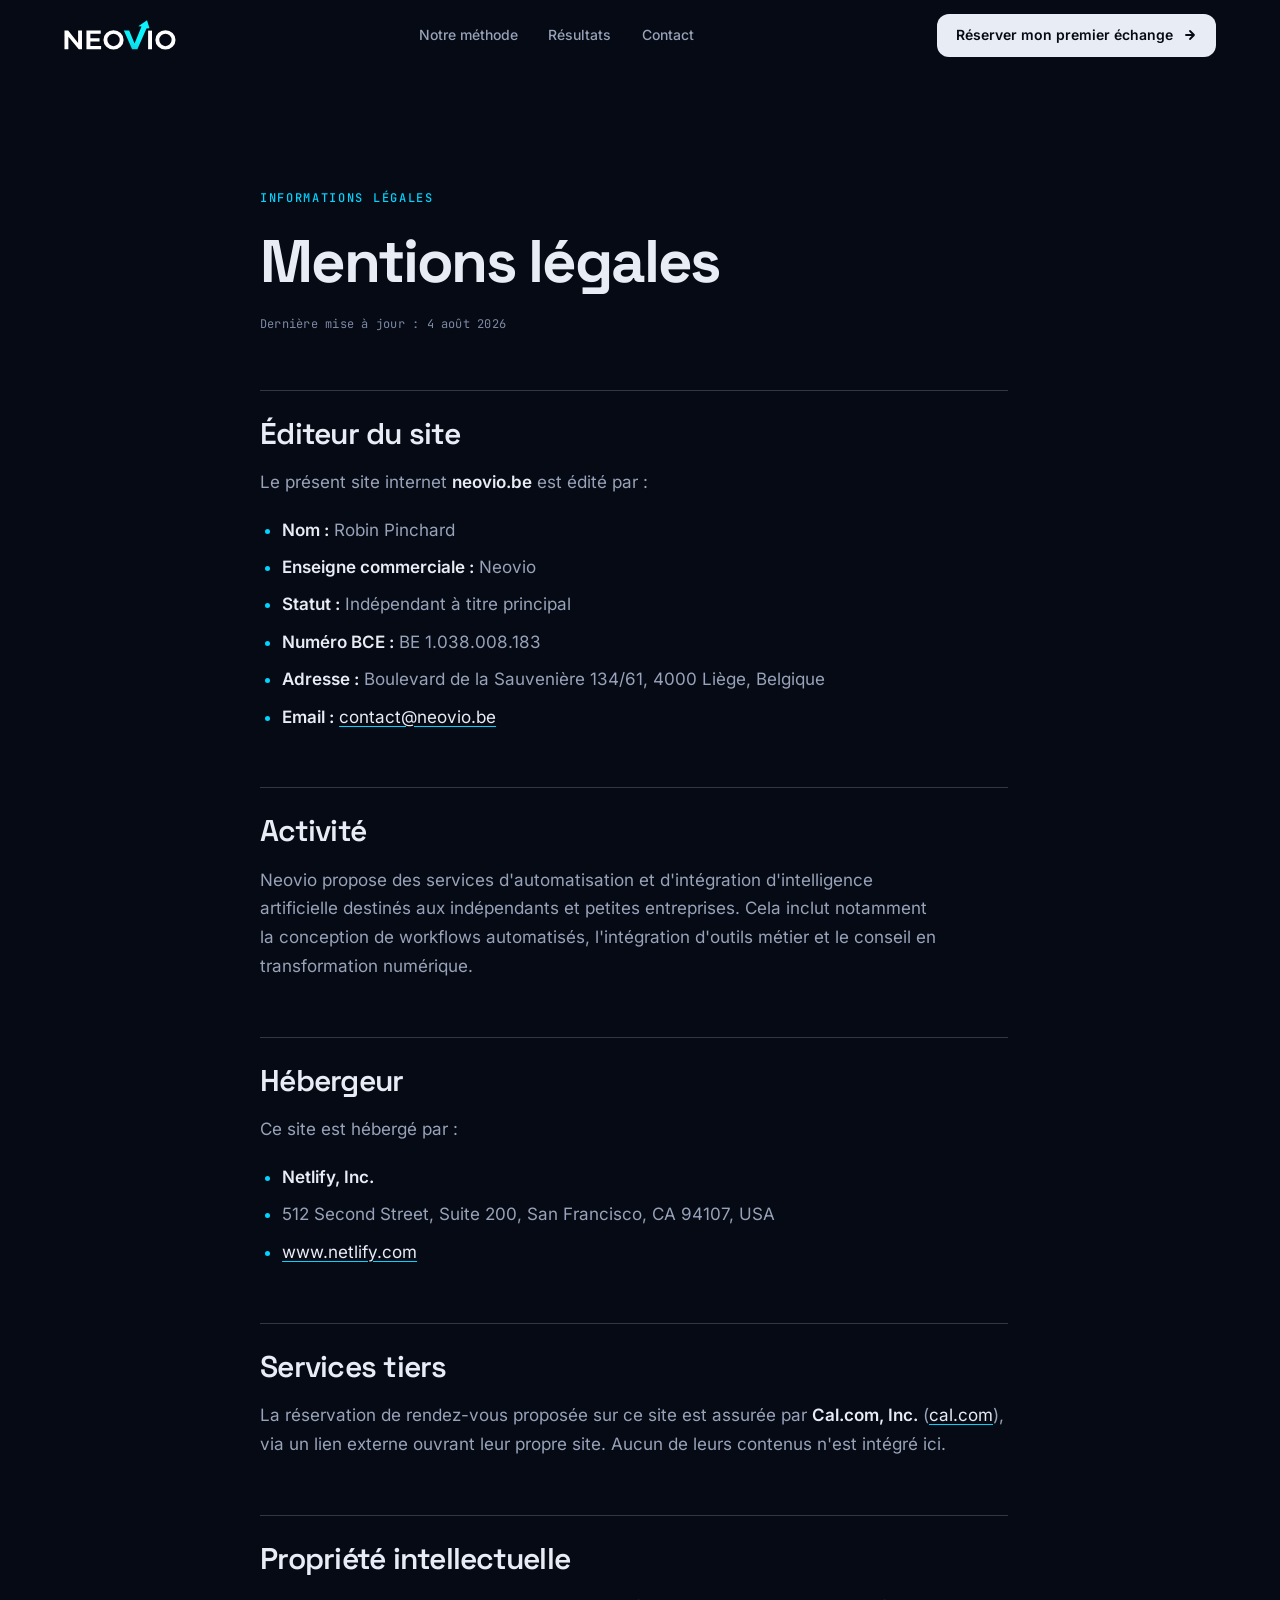
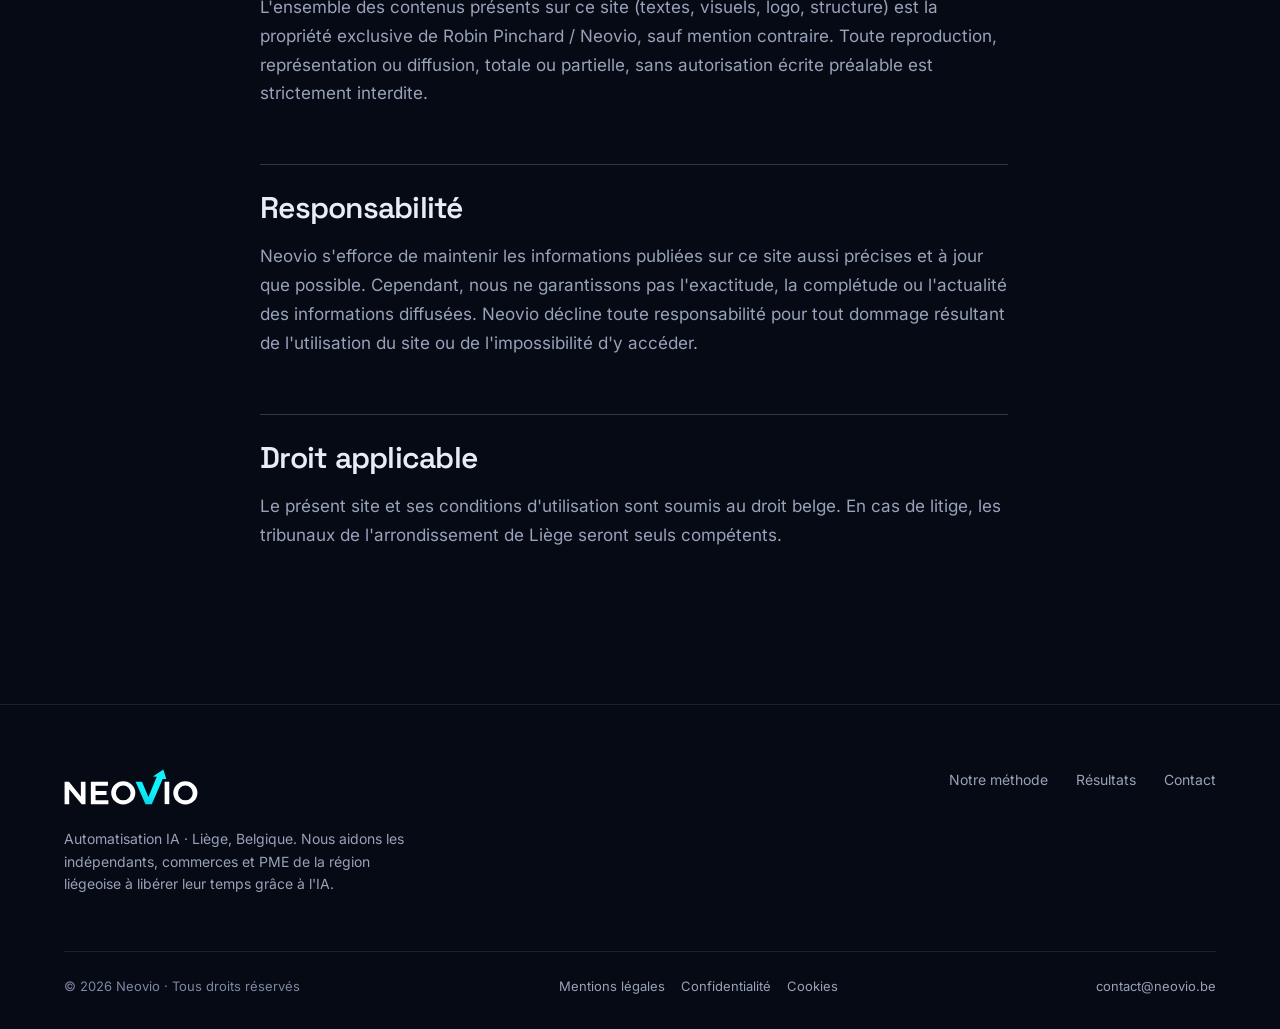
<file: mentions-legales.html>
<!doctype html>
<html lang="fr">
<head>
<meta charset="utf-8" />
<meta name="viewport" content="width=device-width, initial-scale=1" />
<link rel="icon" href="favicon.svg" type="image/svg+xml" />
<title>Mentions légales · Neovio</title>
<meta name="robots" content="noindex" />
<link rel="preload" href="assets/fonts/space-grotesk-var-latin.woff2" as="font" type="font/woff2" crossorigin />
<link rel="preload" href="assets/fonts/inter-var-latin.woff2" as="font" type="font/woff2" crossorigin />
<link rel="stylesheet" href="assets/css/site.css" />
<link rel="stylesheet" href="assets/css/prose.css" />
</head>
<body>

<nav class="nav">
  <div class="container nav-inner">
    <a href="index.html" class="brand-logo" aria-label="Neovio - Accueil">
      <img src="assets/neovio-logo-white.svg" width="1851" height="498" alt="Neovio" />
    </a>
    <div class="nav-links">
      <a href="index.html#processus">Notre méthode</a>
      <a href="index.html#resultats">Résultats</a>
      <a href="index.html#contact">Contact</a>
    </div>
    <a href="index.html#contact" class="btn btn-primary">
      Réserver mon premier échange
      <svg width="14" height="14" viewBox="0 0 14 14" fill="none"><path d="M3 7H11M11 7L7 3M11 7L7 11" stroke="currentColor" stroke-width="1.8" stroke-linecap="round" stroke-linejoin="round"/></svg>
    </a>
  </div>
</nav>

<main>
  <div class="legal-page">
    <span class="eyebrow">Informations légales</span>
    <h1>Mentions légales</h1>
    <p class="updated">Dernière mise à jour : 4 août 2026</p>

    <div class="legal-section">
      <h2>Éditeur du site</h2>
      <p>Le présent site internet <strong>neovio.be</strong> est édité par :</p>
      <ul>
        <li><strong>Nom :</strong> Robin Pinchard</li>
        <li><strong>Enseigne commerciale :</strong> Neovio</li>
        <li><strong>Statut :</strong> Indépendant à titre principal</li>
        <li><strong>Numéro BCE :</strong> BE 1.038.008.183</li>
        <li><strong>Adresse :</strong> Boulevard de la Sauvenière 134/61, 4000 Liège, Belgique</li>
        <li><strong>Email :</strong> <a href="mailto:contact@neovio.be">contact@neovio.be</a></li>
      </ul>
    </div>

    <div class="legal-section">
      <h2>Activité</h2>
      <p>
        Neovio propose des services d'automatisation et d'intégration d'intelligence artificielle
        destinés aux indépendants et petites entreprises. Cela inclut notamment la conception de
        workflows automatisés, l'intégration d'outils métier et le conseil en transformation numérique.
      </p>
    </div>

    <div class="legal-section">
      <h2>Hébergeur</h2>
      <p>Ce site est hébergé par :</p>
      <ul>
        <li><strong>Netlify, Inc.</strong></li>
        <li>512 Second Street, Suite 200, San Francisco, CA 94107, USA</li>
        <li><a href="https://www.netlify.com" target="_blank" rel="noopener">www.netlify.com</a></li>
      </ul>
    </div>

    <div class="legal-section">
      <h2>Services tiers</h2>
      <p>
        La réservation de rendez-vous proposée sur ce site est assurée par
        <strong>Cal.com, Inc.</strong> (<a href="https://cal.com" target="_blank" rel="noopener">cal.com</a>),
        via un lien externe ouvrant leur propre site. Aucun de leurs contenus n'est intégré ici.
      </p>
    </div>

    <div class="legal-section">
      <h2>Propriété intellectuelle</h2>
      <p>
        L'ensemble des contenus présents sur ce site (textes, visuels, logo, structure) est la
        propriété exclusive de Robin Pinchard / Neovio, sauf mention contraire. Toute reproduction,
        représentation ou diffusion, totale ou partielle, sans autorisation écrite préalable est
        strictement interdite.
      </p>
    </div>

    <div class="legal-section">
      <h2>Responsabilité</h2>
      <p>
        Neovio s'efforce de maintenir les informations publiées sur ce site aussi précises et
        à jour que possible. Cependant, nous ne garantissons pas l'exactitude, la complétude
        ou l'actualité des informations diffusées. Neovio décline toute responsabilité pour
        tout dommage résultant de l'utilisation du site ou de l'impossibilité d'y accéder.
      </p>
    </div>

    <div class="legal-section">
      <h2>Droit applicable</h2>
      <p>
        Le présent site et ses conditions d'utilisation sont soumis au droit belge. En cas de
        litige, les tribunaux de l'arrondissement de Liège seront seuls compétents.
      </p>
    </div>
  </div>
</main>

<footer>
  <div class="container">
    <div class="footer-top">
      <div class="footer-brand">
        <a href="index.html" class="brand-logo">
          <img src="assets/neovio-logo-white.svg" width="1851" height="498" alt="Neovio" />
        </a>
        <p>Automatisation IA · Liège, Belgique. Nous aidons les indépendants, commerces et PME de la région liégeoise à libérer leur temps grâce à l'IA.</p>
      </div>
      <div class="footer-links">
        <a href="index.html#processus">Notre méthode</a>
        <a href="index.html#resultats">Résultats</a>
        <a href="index.html#contact">Contact</a>
      </div>
    </div>
    <div class="footer-bottom">
      <span>© 2026 Neovio · Tous droits réservés</span>
      <div class="footer-legal">
        <a href="mentions-legales.html">Mentions légales</a>
        <a href="politique-confidentialite.html">Confidentialité</a>
        <a href="politique-cookies.html">Cookies</a>
      </div>
      <a href="mailto:contact@neovio.be">contact@neovio.be</a>
    </div>
  </div>
</footer>

</body>
</html>
</file>
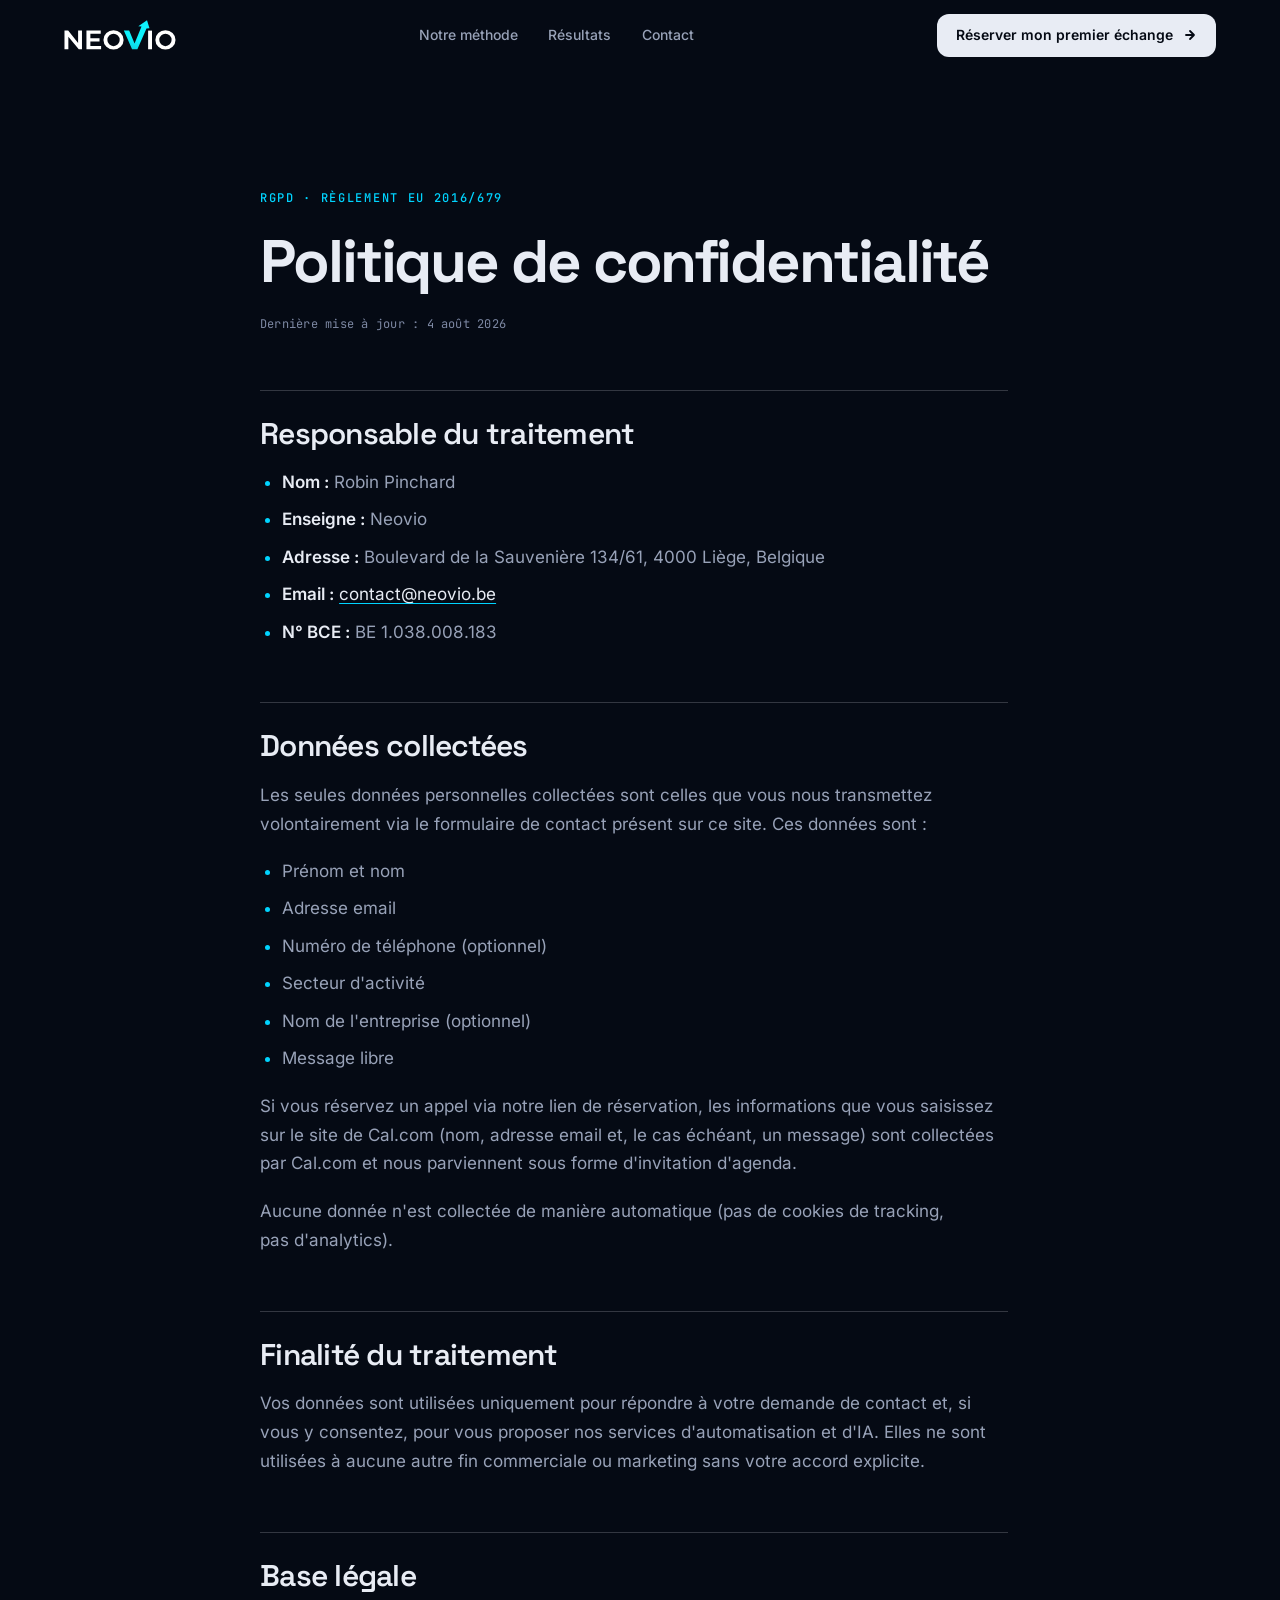
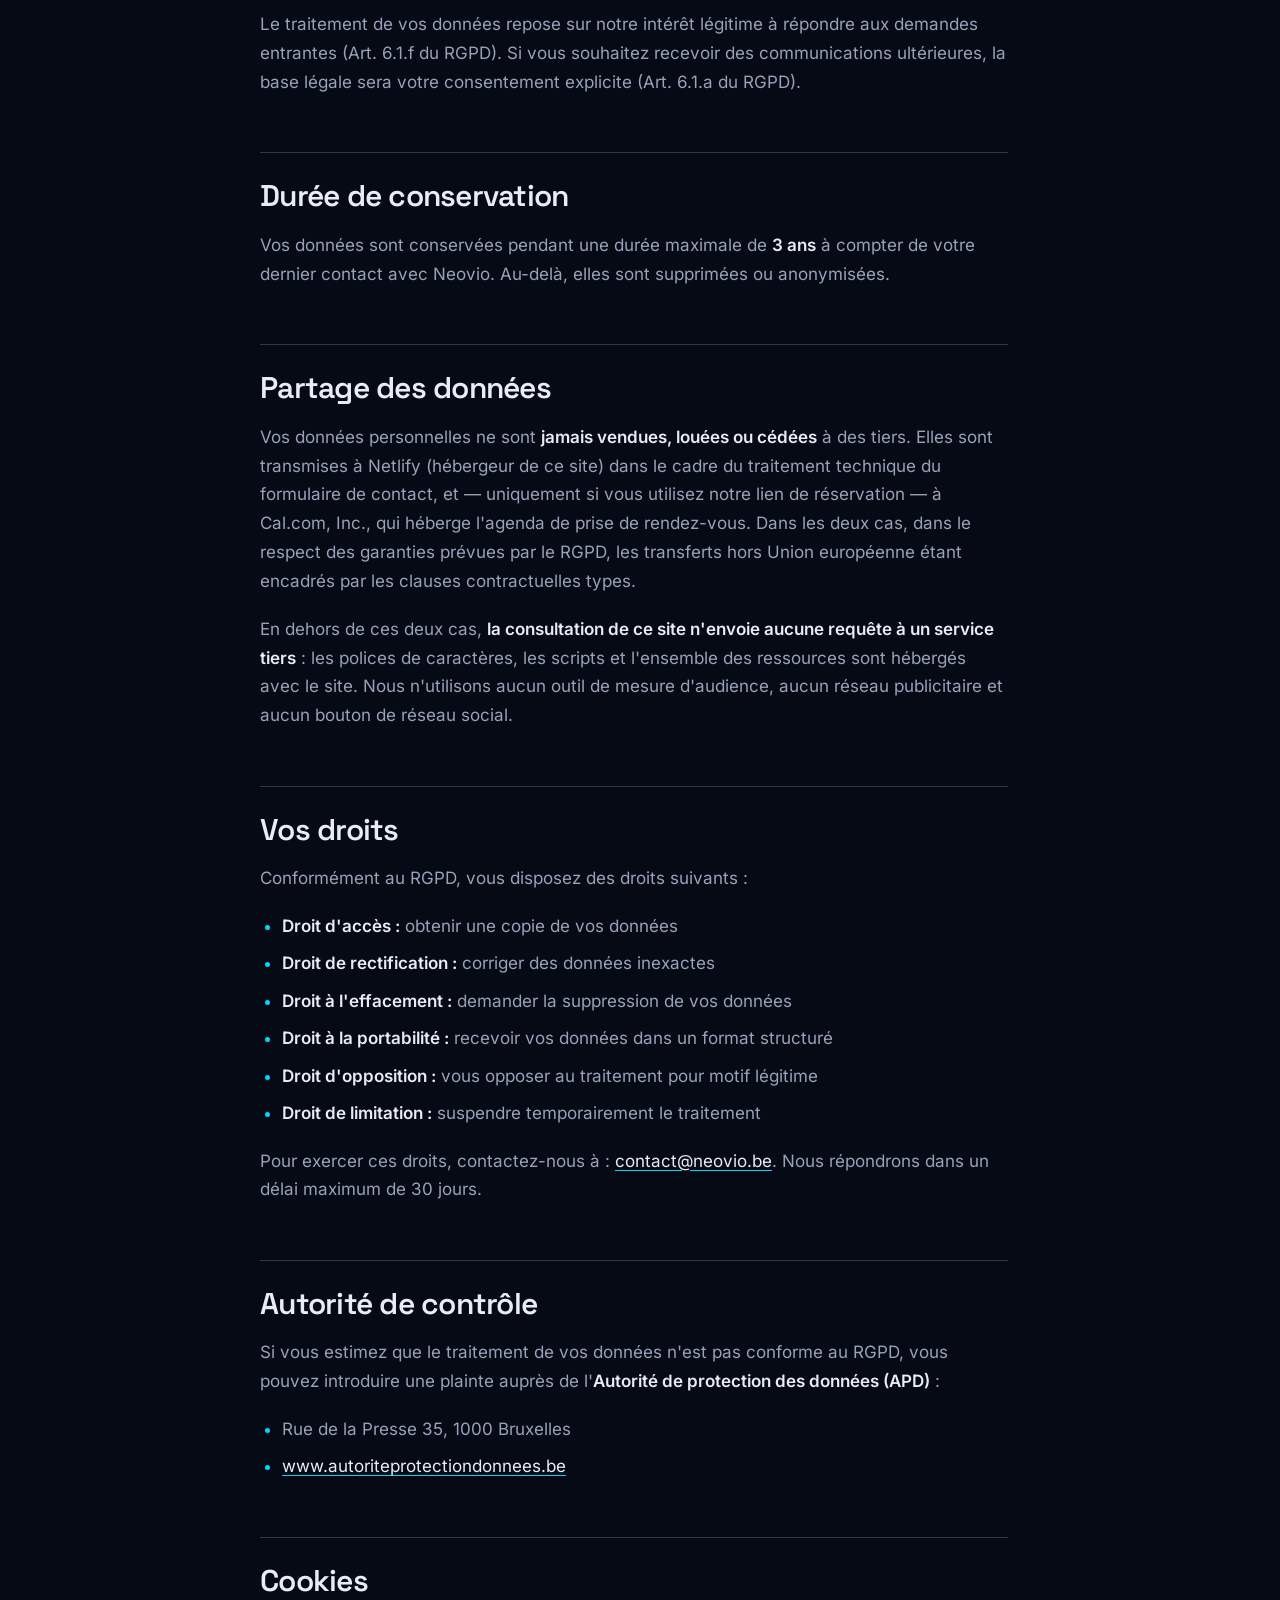
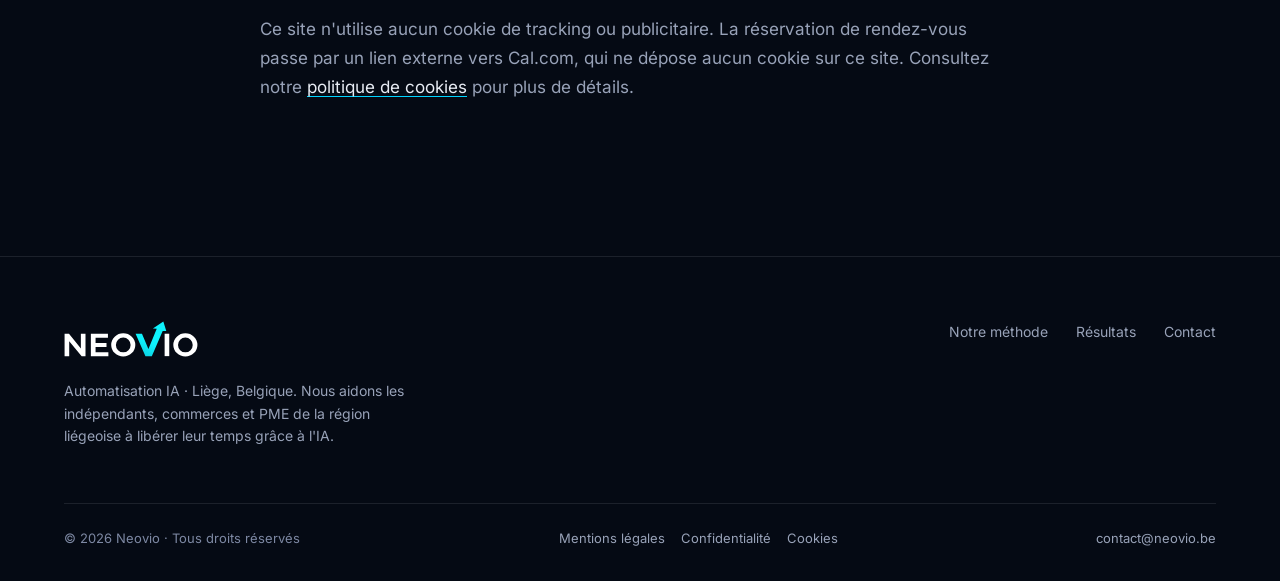
<file: politique-confidentialite.html>
<!doctype html>
<html lang="fr">
<head>
<meta charset="utf-8" />
<meta name="viewport" content="width=device-width, initial-scale=1" />
<link rel="icon" href="favicon.svg" type="image/svg+xml" />
<title>Politique de confidentialité · Neovio</title>
<meta name="robots" content="noindex" />
<link rel="preload" href="assets/fonts/space-grotesk-var-latin.woff2" as="font" type="font/woff2" crossorigin />
<link rel="preload" href="assets/fonts/inter-var-latin.woff2" as="font" type="font/woff2" crossorigin />
<link rel="stylesheet" href="assets/css/site.css" />
<link rel="stylesheet" href="assets/css/prose.css" />
</head>
<body>

<nav class="nav">
  <div class="container nav-inner">
    <a href="index.html" class="brand-logo" aria-label="Neovio - Accueil">
      <img src="assets/neovio-logo-white.svg" width="1851" height="498" alt="Neovio" />
    </a>
    <div class="nav-links">
      <a href="index.html#processus">Notre méthode</a>
      <a href="index.html#resultats">Résultats</a>
      <a href="index.html#contact">Contact</a>
    </div>
    <a href="index.html#contact" class="btn btn-primary">
      Réserver mon premier échange
      <svg width="14" height="14" viewBox="0 0 14 14" fill="none"><path d="M3 7H11M11 7L7 3M11 7L7 11" stroke="currentColor" stroke-width="1.8" stroke-linecap="round" stroke-linejoin="round"/></svg>
    </a>
  </div>
</nav>

<main>
  <div class="legal-page">
    <span class="eyebrow">RGPD · Règlement EU 2016/679</span>
    <h1>Politique de confidentialité</h1>
    <p class="updated">Dernière mise à jour : 4 août 2026</p>

    <div class="legal-section">
      <h2>Responsable du traitement</h2>
      <ul>
        <li><strong>Nom :</strong> Robin Pinchard</li>
        <li><strong>Enseigne :</strong> Neovio</li>
        <li><strong>Adresse :</strong> Boulevard de la Sauvenière 134/61, 4000 Liège, Belgique</li>
        <li><strong>Email :</strong> <a href="mailto:contact@neovio.be">contact@neovio.be</a></li>
        <li><strong>N° BCE :</strong> BE 1.038.008.183</li>
      </ul>
    </div>

    <div class="legal-section">
      <h2>Données collectées</h2>
      <p>
        Les seules données personnelles collectées sont celles que vous nous transmettez volontairement
        via le formulaire de contact présent sur ce site. Ces données sont :
      </p>
      <ul>
        <li>Prénom et nom</li>
        <li>Adresse email</li>
        <li>Numéro de téléphone (optionnel)</li>
        <li>Secteur d'activité</li>
        <li>Nom de l'entreprise (optionnel)</li>
        <li>Message libre</li>
      </ul>
      <p>
        Si vous réservez un appel via notre lien de réservation, les informations que vous
        saisissez sur le site de Cal.com (nom, adresse email et, le cas échéant, un message)
        sont collectées par Cal.com et nous parviennent sous forme d'invitation d'agenda.
      </p>
      <p>Aucune donnée n'est collectée de manière automatique (pas de cookies de tracking, pas d'analytics).</p>
    </div>

    <div class="legal-section">
      <h2>Finalité du traitement</h2>
      <p>
        Vos données sont utilisées uniquement pour répondre à votre demande de contact et,
        si vous y consentez, pour vous proposer nos services d'automatisation et d'IA.
        Elles ne sont utilisées à aucune autre fin commerciale ou marketing sans votre accord explicite.
      </p>
    </div>

    <div class="legal-section">
      <h2>Base légale</h2>
      <p>
        Le traitement de vos données repose sur notre intérêt légitime à répondre aux demandes
        entrantes (Art. 6.1.f du RGPD). Si vous souhaitez recevoir des communications ultérieures,
        la base légale sera votre consentement explicite (Art. 6.1.a du RGPD).
      </p>
    </div>

    <div class="legal-section">
      <h2>Durée de conservation</h2>
      <p>
        Vos données sont conservées pendant une durée maximale de <strong>3 ans</strong> à compter
        de votre dernier contact avec Neovio. Au-delà, elles sont supprimées ou anonymisées.
      </p>
    </div>

    <div class="legal-section">
      <h2>Partage des données</h2>
      <p>
        Vos données personnelles ne sont <strong>jamais vendues, louées ou cédées</strong> à des tiers.
        Elles sont transmises à Netlify (hébergeur de ce site) dans le cadre du traitement
        technique du formulaire de contact, et — uniquement si vous utilisez notre lien de
        réservation — à Cal.com, Inc., qui héberge l'agenda de prise de rendez-vous.
        Dans les deux cas, dans le respect des garanties prévues par le RGPD, les transferts
        hors Union européenne étant encadrés par les clauses contractuelles types.
      </p>
      <p>
        En dehors de ces deux cas, <strong>la consultation de ce site n'envoie aucune requête à
        un service tiers</strong> : les polices de caractères, les scripts et l'ensemble des
        ressources sont hébergés avec le site. Nous n'utilisons aucun outil de mesure
        d'audience, aucun réseau publicitaire et aucun bouton de réseau social.
      </p>
    </div>

    <div class="legal-section">
      <h2>Vos droits</h2>
      <p>Conformément au RGPD, vous disposez des droits suivants :</p>
      <ul>
        <li><strong>Droit d'accès :</strong> obtenir une copie de vos données</li>
        <li><strong>Droit de rectification :</strong> corriger des données inexactes</li>
        <li><strong>Droit à l'effacement :</strong> demander la suppression de vos données</li>
        <li><strong>Droit à la portabilité :</strong> recevoir vos données dans un format structuré</li>
        <li><strong>Droit d'opposition :</strong> vous opposer au traitement pour motif légitime</li>
        <li><strong>Droit de limitation :</strong> suspendre temporairement le traitement</li>
      </ul>
      <p>
        Pour exercer ces droits, contactez-nous à :
        <a href="mailto:contact@neovio.be">contact@neovio.be</a>.
        Nous répondrons dans un délai maximum de 30 jours.
      </p>
    </div>

    <div class="legal-section">
      <h2>Autorité de contrôle</h2>
      <p>
        Si vous estimez que le traitement de vos données n'est pas conforme au RGPD, vous pouvez
        introduire une plainte auprès de l'<strong>Autorité de protection des données (APD)</strong> :
      </p>
      <ul>
        <li>Rue de la Presse 35, 1000 Bruxelles</li>
        <li><a href="https://www.autoriteprotectiondonnees.be" target="_blank" rel="noopener">www.autoriteprotectiondonnees.be</a></li>
      </ul>
    </div>

    <div class="legal-section">
      <h2>Cookies</h2>
      <p>
        Ce site n'utilise aucun cookie de tracking ou publicitaire. La réservation de rendez-vous
        passe par un lien externe vers Cal.com, qui ne dépose aucun cookie sur ce site.
        Consultez notre <a href="politique-cookies.html">politique de cookies</a> pour plus de détails.
      </p>
    </div>
  </div>
</main>

<footer>
  <div class="container">
    <div class="footer-top">
      <div class="footer-brand">
        <a href="index.html" class="brand-logo">
          <img src="assets/neovio-logo-white.svg" width="1851" height="498" alt="Neovio" />
        </a>
        <p>Automatisation IA · Liège, Belgique. Nous aidons les indépendants, commerces et PME de la région liégeoise à libérer leur temps grâce à l'IA.</p>
      </div>
      <div class="footer-links">
        <a href="index.html#processus">Notre méthode</a>
        <a href="index.html#resultats">Résultats</a>
        <a href="index.html#contact">Contact</a>
      </div>
    </div>
    <div class="footer-bottom">
      <span>© 2026 Neovio · Tous droits réservés</span>
      <div class="footer-legal">
        <a href="mentions-legales.html">Mentions légales</a>
        <a href="politique-confidentialite.html">Confidentialité</a>
        <a href="politique-cookies.html">Cookies</a>
      </div>
      <a href="mailto:contact@neovio.be">contact@neovio.be</a>
    </div>
  </div>
</footer>

</body>
</html>
</file>
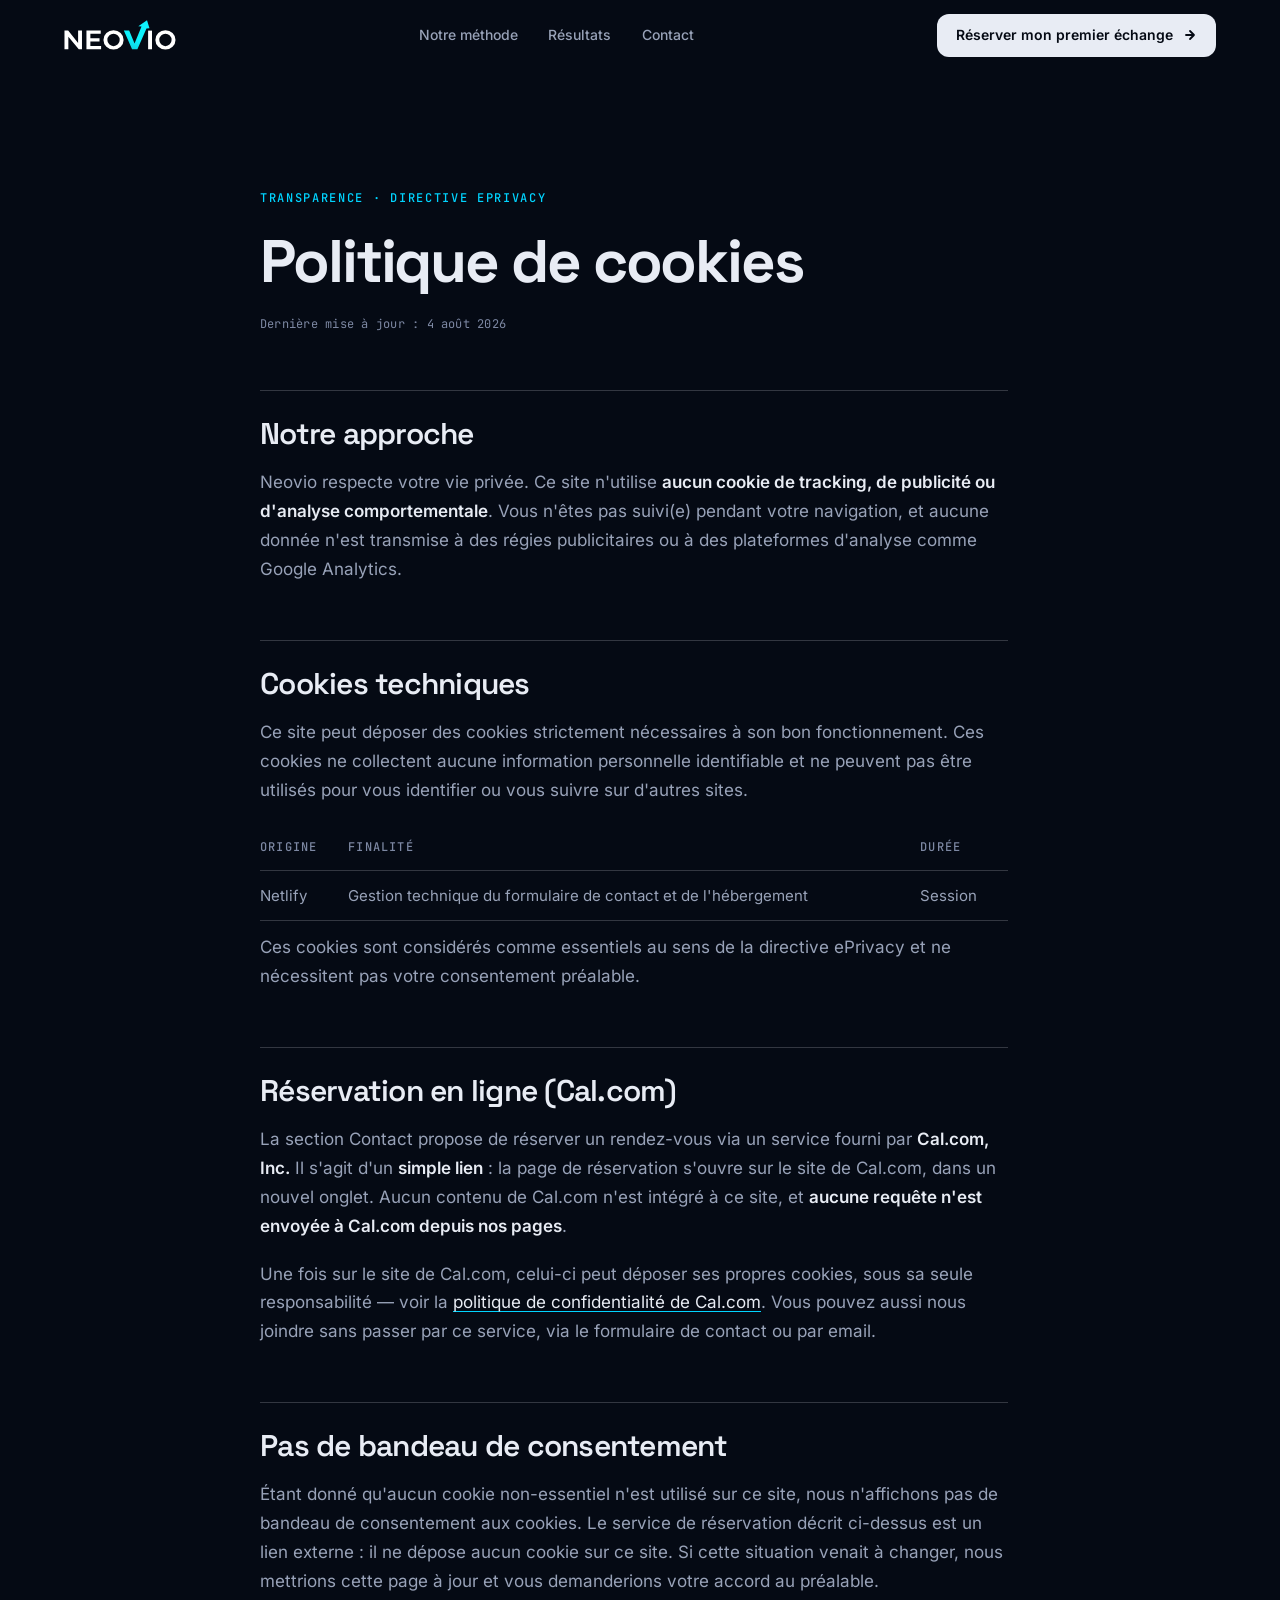
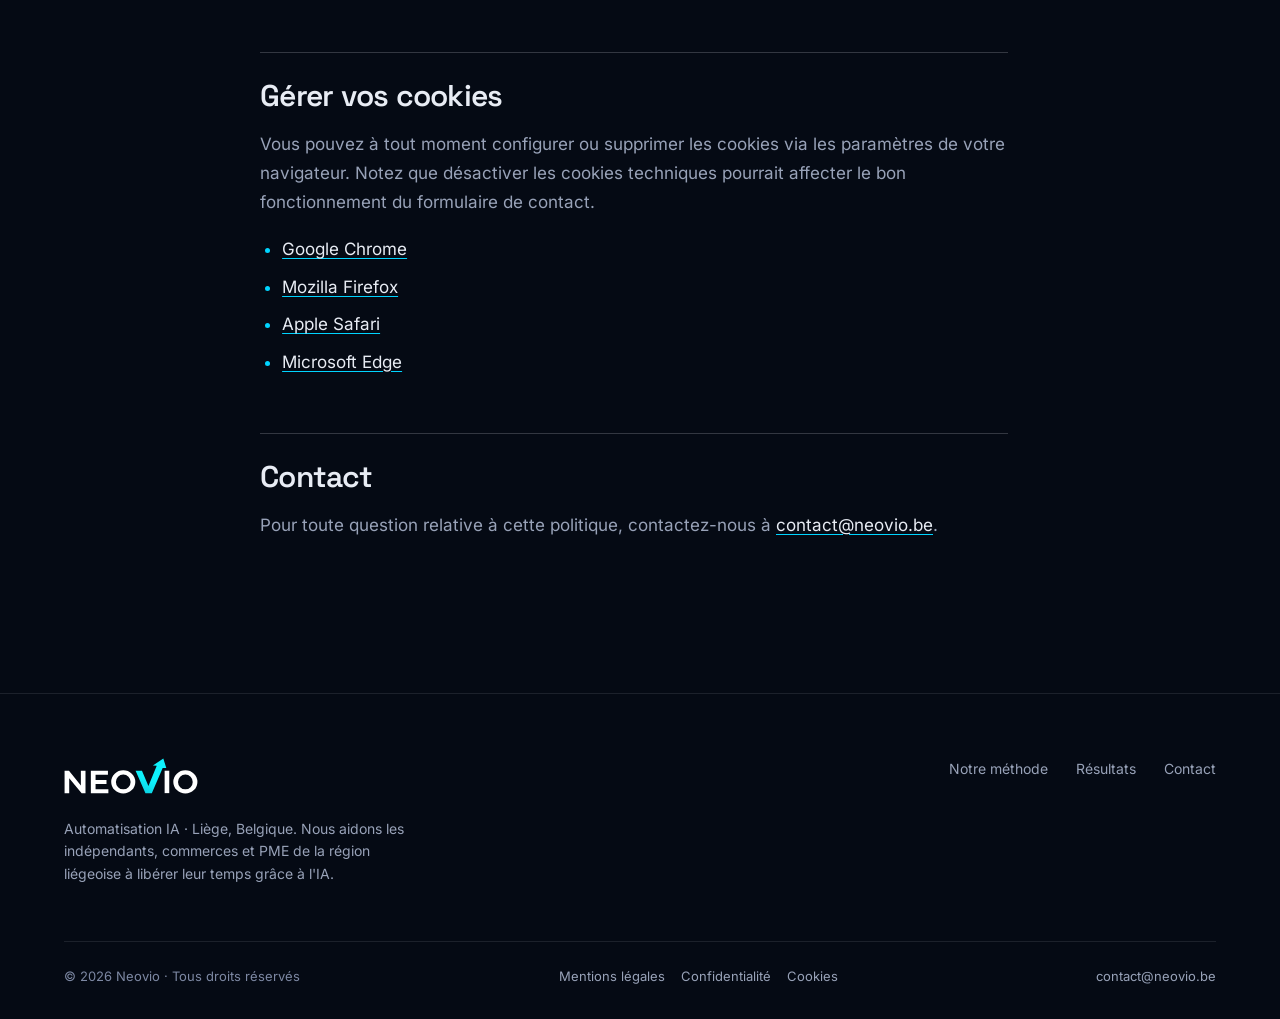
<file: politique-cookies.html>
<!doctype html>
<html lang="fr">
<head>
<meta charset="utf-8" />
<meta name="viewport" content="width=device-width, initial-scale=1" />
<link rel="icon" href="favicon.svg" type="image/svg+xml" />
<title>Politique de cookies · Neovio</title>
<meta name="robots" content="noindex" />
<link rel="preload" href="assets/fonts/space-grotesk-var-latin.woff2" as="font" type="font/woff2" crossorigin />
<link rel="preload" href="assets/fonts/inter-var-latin.woff2" as="font" type="font/woff2" crossorigin />
<link rel="stylesheet" href="assets/css/site.css" />
<link rel="stylesheet" href="assets/css/prose.css" />
</head>
<body>

<nav class="nav">
  <div class="container nav-inner">
    <a href="index.html" class="brand-logo" aria-label="Neovio - Accueil">
      <img src="assets/neovio-logo-white.svg" width="1851" height="498" alt="Neovio" />
    </a>
    <div class="nav-links">
      <a href="index.html#processus">Notre méthode</a>
      <a href="index.html#resultats">Résultats</a>
      <a href="index.html#contact">Contact</a>
    </div>
    <a href="index.html#contact" class="btn btn-primary">
      Réserver mon premier échange
      <svg width="14" height="14" viewBox="0 0 14 14" fill="none"><path d="M3 7H11M11 7L7 3M11 7L7 11" stroke="currentColor" stroke-width="1.8" stroke-linecap="round" stroke-linejoin="round"/></svg>
    </a>
  </div>
</nav>

<main>
  <div class="legal-page">
    <span class="eyebrow">Transparence · Directive ePrivacy</span>
    <h1>Politique de cookies</h1>
    <p class="updated">Dernière mise à jour : 4 août 2026</p>

    <div class="legal-section">
      <h2>Notre approche</h2>
      <p>
        Neovio respecte votre vie privée. Ce site n'utilise <strong>aucun cookie de tracking,
        de publicité ou d'analyse comportementale</strong>. Vous n'êtes pas suivi(e) pendant
        votre navigation, et aucune donnée n'est transmise à des régies publicitaires ou à des
        plateformes d'analyse comme Google Analytics.
      </p>
    </div>

    <div class="legal-section">
      <h2>Cookies techniques</h2>
      <p>
        Ce site peut déposer des cookies strictement nécessaires à son bon fonctionnement.
        Ces cookies ne collectent aucune information personnelle identifiable et ne peuvent pas
        être utilisés pour vous identifier ou vous suivre sur d'autres sites.
      </p>
      <table class="cookie-table">
        <thead>
          <tr>
            <th>Origine</th>
            <th>Finalité</th>
            <th>Durée</th>
          </tr>
        </thead>
        <tbody>
          <tr>
            <td>Netlify</td>
            <td>Gestion technique du formulaire de contact et de l'hébergement</td>
            <td>Session</td>
          </tr>
        </tbody>
      </table>
      <p style="margin-top: 12px;">
        Ces cookies sont considérés comme essentiels au sens de la directive ePrivacy et ne
        nécessitent pas votre consentement préalable.
      </p>
    </div>

    <div class="legal-section">
      <h2>Réservation en ligne (Cal.com)</h2>
      <p>
        La section Contact propose de réserver un rendez-vous via un service fourni par
        <strong>Cal.com, Inc.</strong> Il s'agit d'un <strong>simple lien</strong> : la page de
        réservation s'ouvre sur le site de Cal.com, dans un nouvel onglet. Aucun contenu de
        Cal.com n'est intégré à ce site, et <strong>aucune requête n'est envoyée à Cal.com
        depuis nos pages</strong>.
      </p>
      <p>
        Une fois sur le site de Cal.com, celui-ci peut déposer ses propres cookies, sous sa seule
        responsabilité — voir la
        <a href="https://cal.com/privacy" target="_blank" rel="noopener">politique de
        confidentialité de Cal.com</a>. Vous pouvez aussi nous joindre sans passer par ce
        service, via le formulaire de contact ou par email.
      </p>
    </div>

    <div class="legal-section">
      <h2>Pas de bandeau de consentement</h2>
      <p>
        Étant donné qu'aucun cookie non-essentiel n'est utilisé sur ce site, nous n'affichons
        pas de bandeau de consentement aux cookies. Le service de réservation décrit ci-dessus
        est un lien externe : il ne dépose aucun cookie sur ce site. Si cette situation venait à changer,
        nous mettrions cette page à jour et vous demanderions votre accord au préalable.
      </p>
    </div>

    <div class="legal-section">
      <h2>Gérer vos cookies</h2>
      <p>
        Vous pouvez à tout moment configurer ou supprimer les cookies via les paramètres de
        votre navigateur. Notez que désactiver les cookies techniques pourrait affecter
        le bon fonctionnement du formulaire de contact.
      </p>
      <ul>
        <li><a href="https://support.google.com/chrome/answer/95647" target="_blank" rel="noopener">Google Chrome</a></li>
        <li><a href="https://support.mozilla.org/fr/kb/activer-desactiver-cookies" target="_blank" rel="noopener">Mozilla Firefox</a></li>
        <li><a href="https://support.apple.com/fr-fr/guide/safari/sfri11471/mac" target="_blank" rel="noopener">Apple Safari</a></li>
        <li><a href="https://support.microsoft.com/fr-fr/windows/supprimer-et-g%C3%A9rer-les-cookies-168dab11-0753-043d-7c16-ede5947fc64d" target="_blank" rel="noopener">Microsoft Edge</a></li>
      </ul>
    </div>

    <div class="legal-section">
      <h2>Contact</h2>
      <p>
        Pour toute question relative à cette politique, contactez-nous à
        <a href="mailto:contact@neovio.be">contact@neovio.be</a>.
      </p>
    </div>
  </div>
</main>

<footer>
  <div class="container">
    <div class="footer-top">
      <div class="footer-brand">
        <a href="index.html" class="brand-logo">
          <img src="assets/neovio-logo-white.svg" width="1851" height="498" alt="Neovio" />
        </a>
        <p>Automatisation IA · Liège, Belgique. Nous aidons les indépendants, commerces et PME de la région liégeoise à libérer leur temps grâce à l'IA.</p>
      </div>
      <div class="footer-links">
        <a href="index.html#processus">Notre méthode</a>
        <a href="index.html#resultats">Résultats</a>
        <a href="index.html#contact">Contact</a>
      </div>
    </div>
    <div class="footer-bottom">
      <span>© 2026 Neovio · Tous droits réservés</span>
      <div class="footer-legal">
        <a href="mentions-legales.html">Mentions légales</a>
        <a href="politique-confidentialite.html">Confidentialité</a>
        <a href="politique-cookies.html">Cookies</a>
      </div>
      <a href="mailto:contact@neovio.be">contact@neovio.be</a>
    </div>
  </div>
</footer>

</body>
</html>
</file>
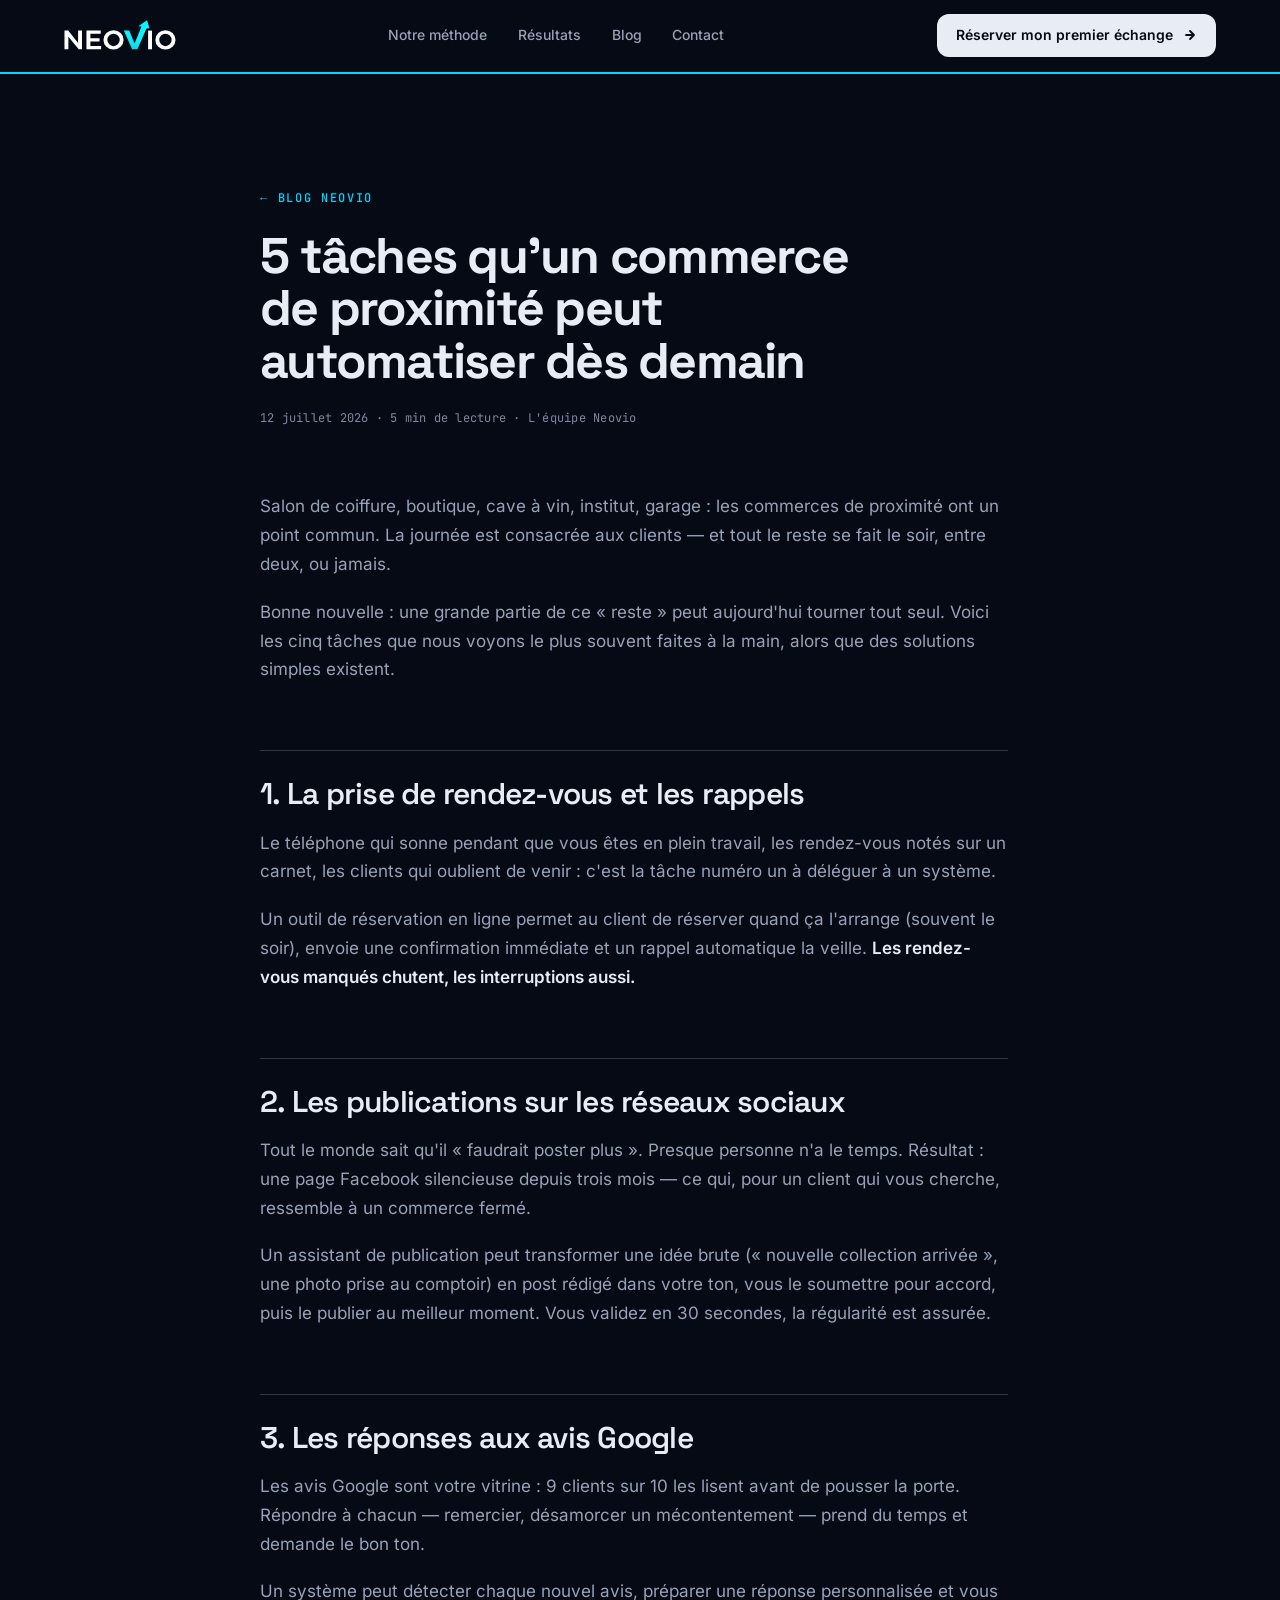
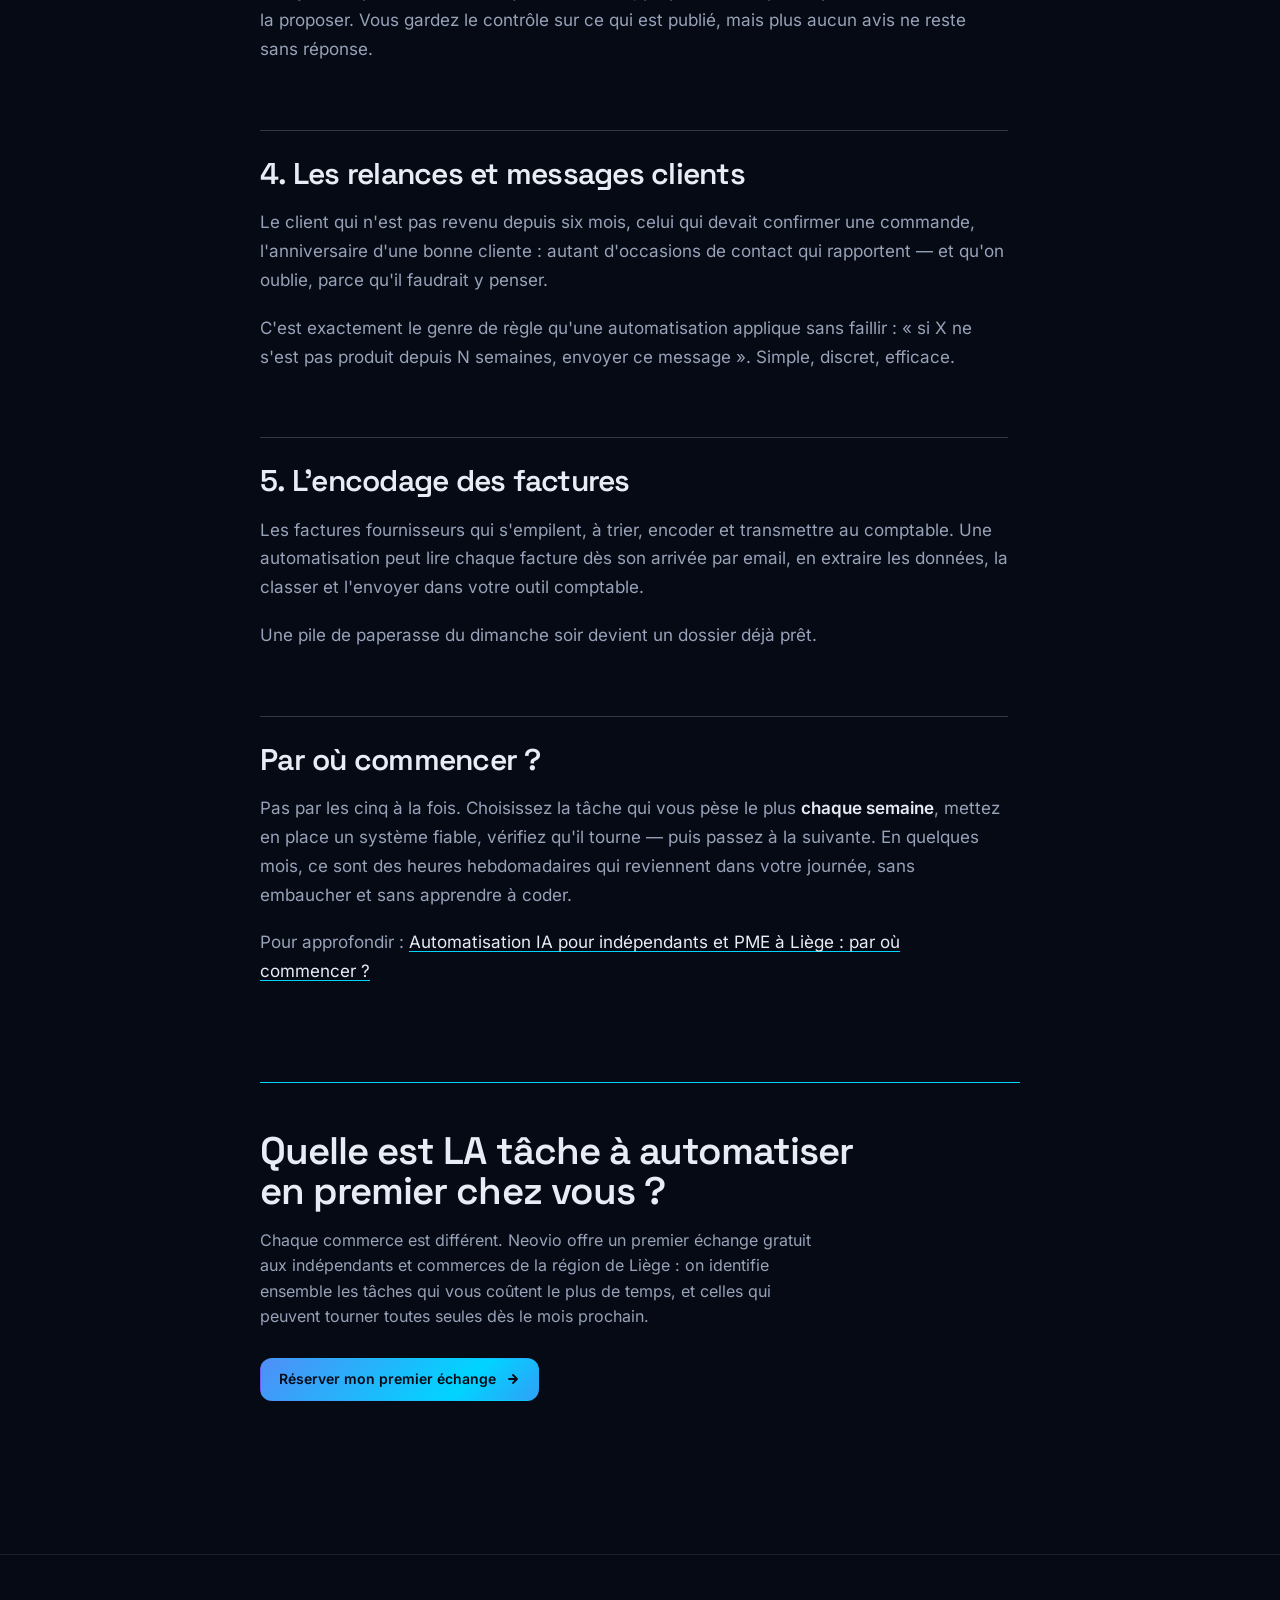
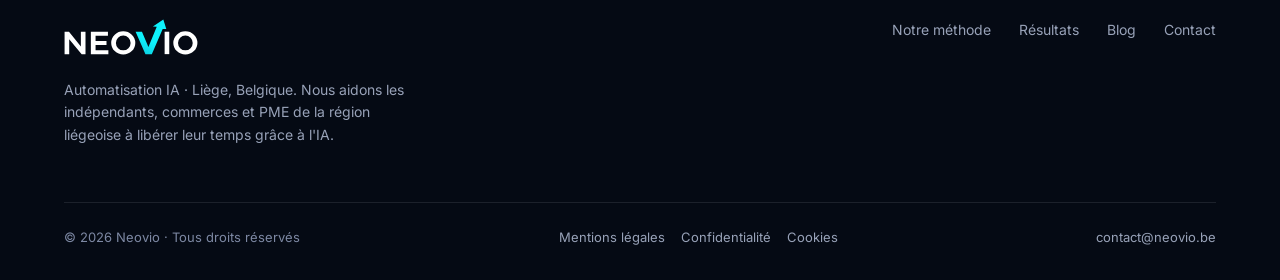
<file: blog/5-taches-automatiser-commerce-proximite.html>
<!doctype html>
<html lang="fr">
<head>
<meta charset="utf-8" />
<meta name="viewport" content="width=device-width, initial-scale=1" />
<link rel="icon" href="../favicon.svg" type="image/svg+xml" />
<title>5 tâches qu'un commerce de proximité peut automatiser dès demain · Neovio</title>
<meta name="description" content="Prise de rendez-vous, réseaux sociaux, avis Google, relances clients, factures : 5 tâches répétitives qu'un commerce de proximité peut automatiser dès maintenant, sans compétence technique." />
<link rel="canonical" href="https://www.neovio.be/blog/5-taches-automatiser-commerce-proximite.html" />
<meta property="og:type" content="article" />
<meta property="og:title" content="5 tâches qu'un commerce de proximité peut automatiser dès demain" />
<meta property="og:description" content="Cinq tâches répétitives que la plupart des commerces font encore à la main — et ce qui existe aujourd'hui pour ne plus jamais y penser." />
<meta property="og:url" content="https://www.neovio.be/blog/5-taches-automatiser-commerce-proximite.html" />
<script type="application/ld+json">
{
  "@context": "https://schema.org",
  "@type": "BlogPosting",
  "headline": "5 tâches qu'un commerce de proximité peut automatiser dès demain",
  "datePublished": "2026-07-12",
  "author": { "@type": "Organization", "name": "Neovio" },
  "publisher": { "@type": "Organization", "name": "Neovio", "url": "https://www.neovio.be" },
  "mainEntityOfPage": "https://www.neovio.be/blog/5-taches-automatiser-commerce-proximite.html",
  "inLanguage": "fr-BE"
}
</script>
<link rel="preload" href="../assets/fonts/space-grotesk-var-latin.woff2" as="font" type="font/woff2" crossorigin />
<link rel="preload" href="../assets/fonts/inter-var-latin.woff2" as="font" type="font/woff2" crossorigin />
<link rel="stylesheet" href="../assets/css/site.css" />
<link rel="stylesheet" href="../assets/css/prose.css" />
</head>
<body>

<nav class="nav">
  <div class="container nav-inner">
    <a href="../index.html" class="brand-logo" aria-label="Neovio - Accueil">
      <img src="../assets/neovio-logo-white.svg" width="1851" height="498" alt="Neovio" />
    </a>
    <div class="nav-links">
      <a href="../index.html#processus">Notre méthode</a>
      <a href="../index.html#resultats">Résultats</a>
      <a href="index.html">Blog</a>
      <a href="../index.html#contact">Contact</a>
    </div>
    <a href="../index.html#contact" class="btn btn-primary">
      Réserver mon premier échange
      <svg width="14" height="14" viewBox="0 0 14 14" fill="none"><path d="M3 7H11M11 7L7 3M11 7L7 11" stroke="currentColor" stroke-width="1.8" stroke-linecap="round" stroke-linejoin="round"/></svg>
    </a>
  </div>
</nav>

<main>
  <article class="post">
    <span class="eyebrow"><a href="index.html">← Blog Neovio</a></span>
    <h1 style="view-transition-name: post-5-taches-automatiser-commerce-proximite">5 tâches qu'un commerce de proximité peut automatiser dès demain</h1>
    <div class="post-meta">12 juillet 2026 · 5 min de lecture · L'équipe Neovio</div>

    <div class="post-content">
      <p>
        Salon de coiffure, boutique, cave à vin, institut, garage : les commerces de proximité ont
        un point commun. La journée est consacrée aux clients — et tout le reste se fait le soir,
        entre deux, ou jamais.
      </p>
      <p>
        Bonne nouvelle : une grande partie de ce « reste » peut aujourd'hui tourner tout seul.
        Voici les cinq tâches que nous voyons le plus souvent faites à la main, alors que des
        solutions simples existent.
      </p>

      <h2>1. La prise de rendez-vous et les rappels</h2>
      <p>
        Le téléphone qui sonne pendant que vous êtes en plein travail, les rendez-vous notés sur un
        carnet, les clients qui oublient de venir : c'est la tâche numéro un à déléguer à un système.
      </p>
      <p>
        Un outil de réservation en ligne permet au client de réserver quand ça l'arrange (souvent le
        soir), envoie une confirmation immédiate et un rappel automatique la veille.
        <strong>Les rendez-vous manqués chutent, les interruptions aussi.</strong>
      </p>

      <h2>2. Les publications sur les réseaux sociaux</h2>
      <p>
        Tout le monde sait qu'il « faudrait poster plus ». Presque personne n'a le temps. Résultat :
        une page Facebook silencieuse depuis trois mois — ce qui, pour un client qui vous cherche,
        ressemble à un commerce fermé.
      </p>
      <p>
        Un assistant de publication peut transformer une idée brute (« nouvelle collection arrivée »,
        une photo prise au comptoir) en post rédigé dans votre ton, vous le soumettre pour accord,
        puis le publier au meilleur moment. Vous validez en 30 secondes, la régularité est assurée.
      </p>

      <h2>3. Les réponses aux avis Google</h2>
      <p>
        Les avis Google sont votre vitrine : 9 clients sur 10 les lisent avant de pousser la porte.
        Répondre à chacun — remercier, désamorcer un mécontentement — prend du temps et demande le
        bon ton.
      </p>
      <p>
        Un système peut détecter chaque nouvel avis, préparer une réponse personnalisée et vous la
        proposer. Vous gardez le contrôle sur ce qui est publié, mais plus aucun avis ne reste sans
        réponse.
      </p>

      <h2>4. Les relances et messages clients</h2>
      <p>
        Le client qui n'est pas revenu depuis six mois, celui qui devait confirmer une commande,
        l'anniversaire d'une bonne cliente : autant d'occasions de contact qui rapportent — et qu'on
        oublie, parce qu'il faudrait y penser.
      </p>
      <p>
        C'est exactement le genre de règle qu'une automatisation applique sans faillir : « si X ne
        s'est pas produit depuis N semaines, envoyer ce message ». Simple, discret, efficace.
      </p>

      <h2>5. L'encodage des factures</h2>
      <p>
        Les factures fournisseurs qui s'empilent, à trier, encoder et transmettre au comptable. Une
        automatisation peut lire chaque facture dès son arrivée par email, en extraire les données,
        la classer et l'envoyer dans votre outil comptable.
      </p>
      <p>
        Une pile de paperasse du dimanche soir devient un dossier déjà prêt.
      </p>

      <h2>Par où commencer ?</h2>
      <p>
        Pas par les cinq à la fois. Choisissez la tâche qui vous pèse le plus <strong>chaque
        semaine</strong>, mettez en place un système fiable, vérifiez qu'il tourne — puis passez à
        la suivante. En quelques mois, ce sont des heures hebdomadaires qui reviennent dans votre
        journée, sans embaucher et sans apprendre à coder.
      </p>
      <p>
        Pour approfondir : <a href="automatisation-ia-liege-par-ou-commencer.html">Automatisation IA
        pour indépendants et PME à Liège : par où commencer ?</a>
      </p>
    </div>

    <div class="cta-box">
      <h2>Quelle est LA tâche à automatiser en premier chez vous ?</h2>
      <p>
        Chaque commerce est différent. Neovio offre un premier échange gratuit aux indépendants et commerces
        de la région de Liège : on identifie ensemble les tâches qui vous coûtent le plus de temps,
        et celles qui peuvent tourner toutes seules dès le mois prochain.
      </p>
      <a href="../index.html#contact" class="btn btn-primary">
        Réserver mon premier échange
        <svg width="14" height="14" viewBox="0 0 14 14" fill="none"><path d="M3 7H11M11 7L7 3M11 7L7 11" stroke="currentColor" stroke-width="1.8" stroke-linecap="round" stroke-linejoin="round"/></svg>
      </a>
    </div>
  </article>
</main>

<footer>
  <div class="container">
    <div class="footer-top">
      <div class="footer-brand">
        <a href="../index.html" class="brand-logo">
          <img src="../assets/neovio-logo-white.svg" width="1851" height="498" alt="Neovio" />
        </a>
        <p>Automatisation IA · Liège, Belgique. Nous aidons les indépendants, commerces et PME de la région liégeoise à libérer leur temps grâce à l'IA.</p>
      </div>
      <div class="footer-links">
        <a href="../index.html#processus">Notre méthode</a>
        <a href="../index.html#resultats">Résultats</a>
        <a href="index.html">Blog</a>
        <a href="../index.html#contact">Contact</a>
      </div>
    </div>
    <div class="footer-bottom">
      <span>© 2026 Neovio · Tous droits réservés</span>
      <div class="footer-legal">
        <a href="../mentions-legales.html">Mentions légales</a>
        <a href="../politique-confidentialite.html">Confidentialité</a>
        <a href="../politique-cookies.html">Cookies</a>
      </div>
      <a href="mailto:contact@neovio.be">contact@neovio.be</a>
    </div>
  </div>
</footer>

</body>
</html>
</file>
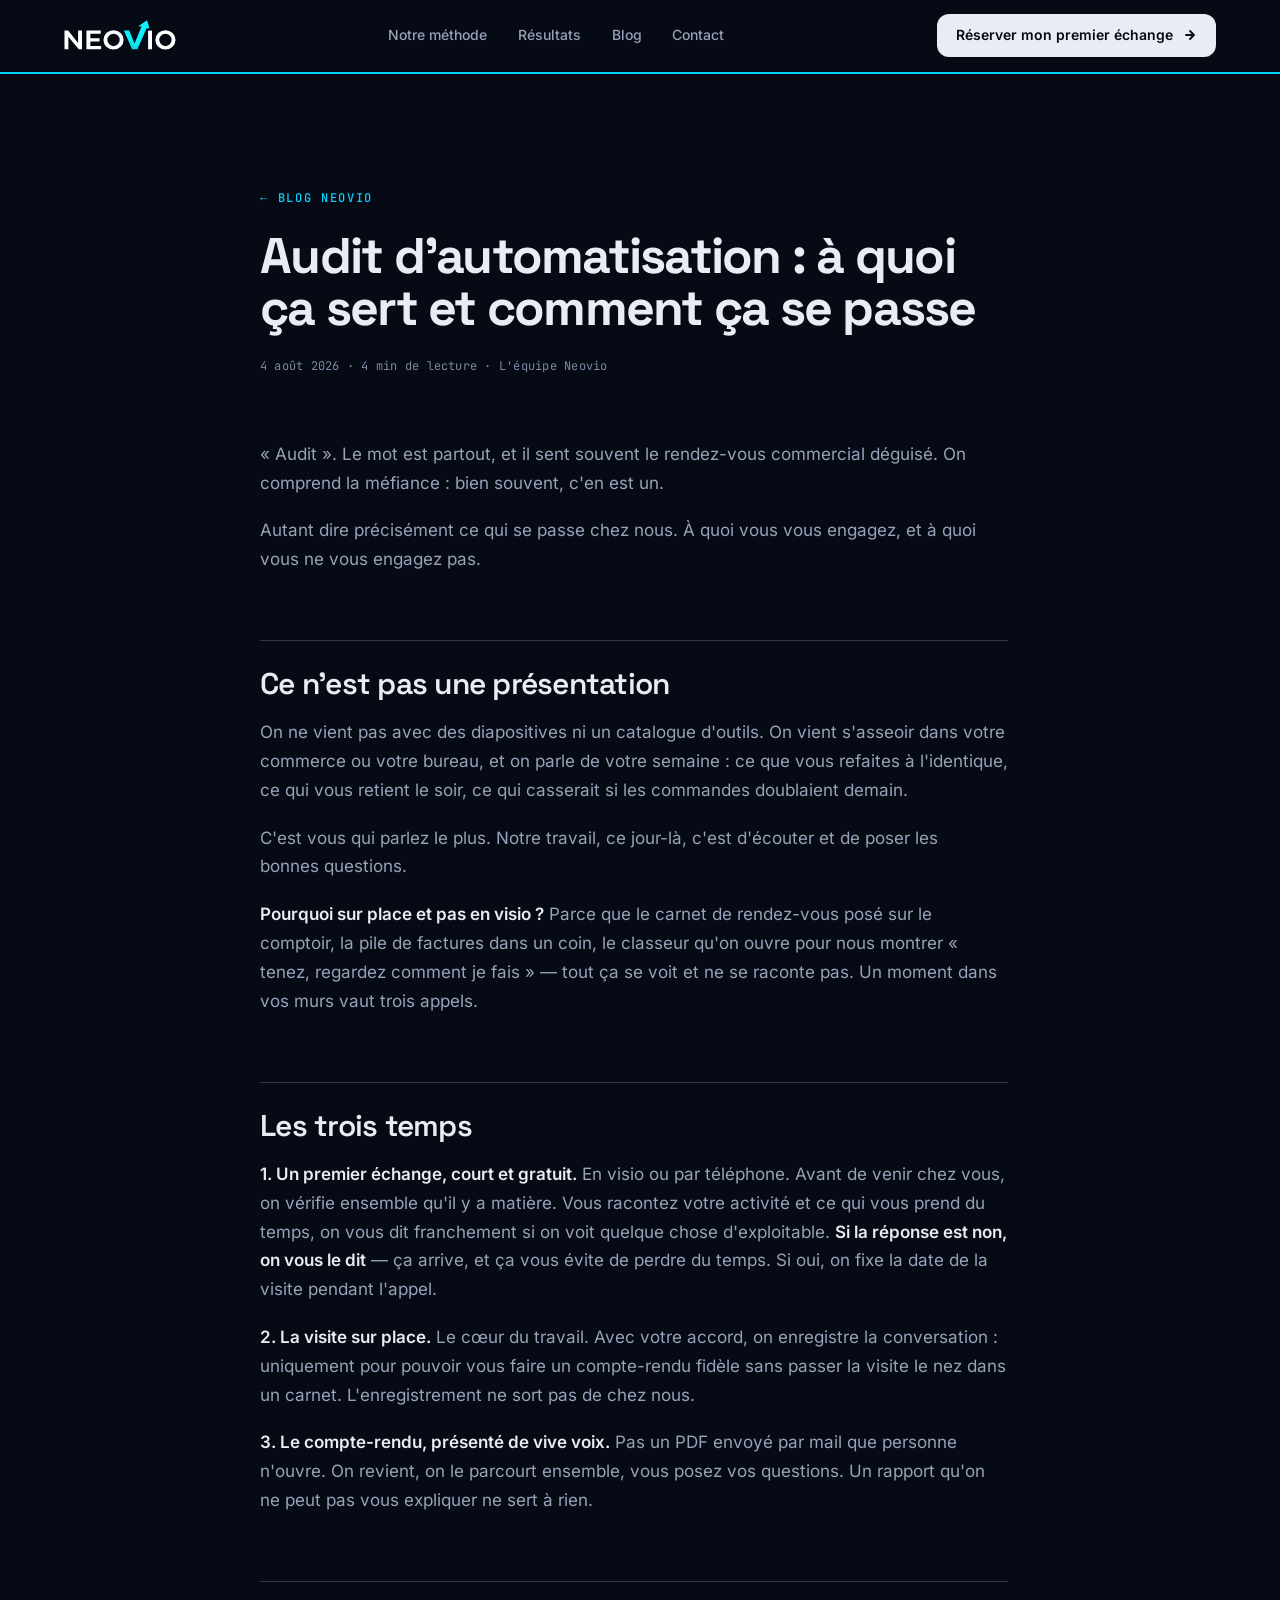
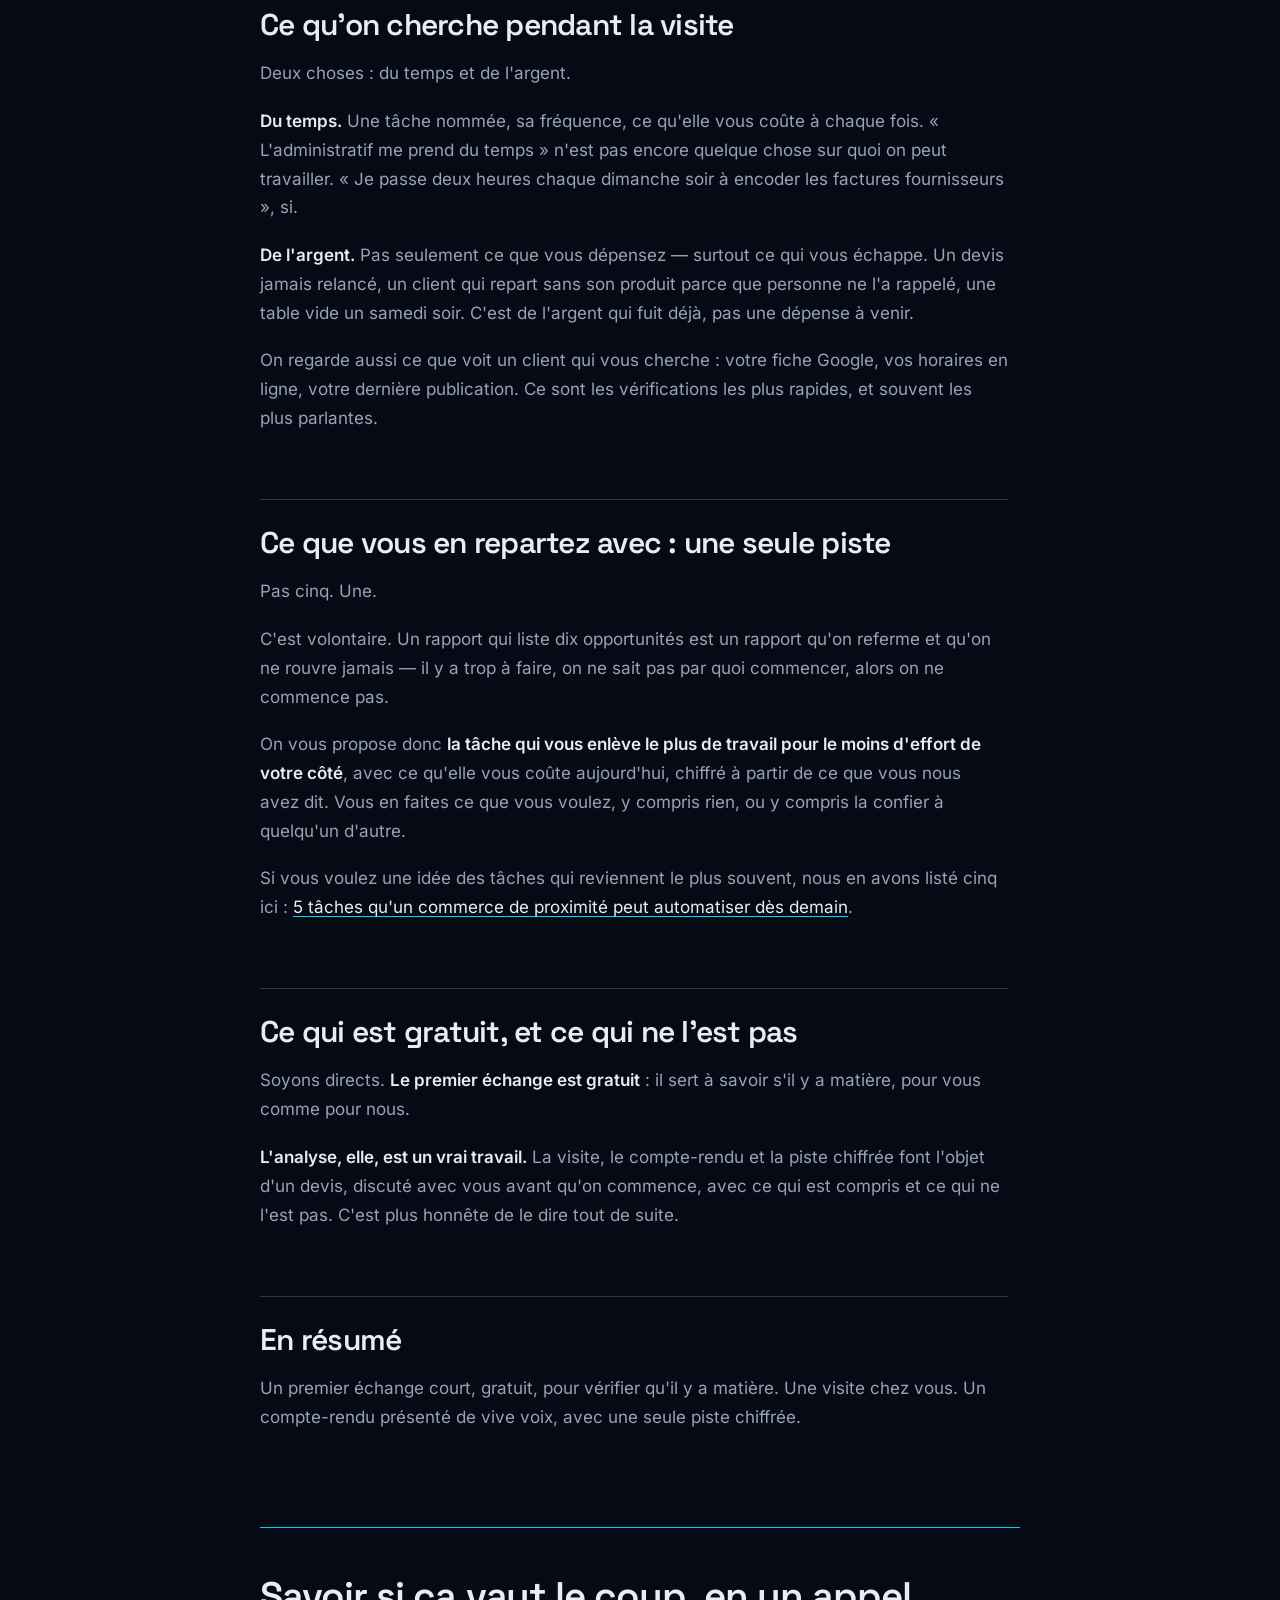
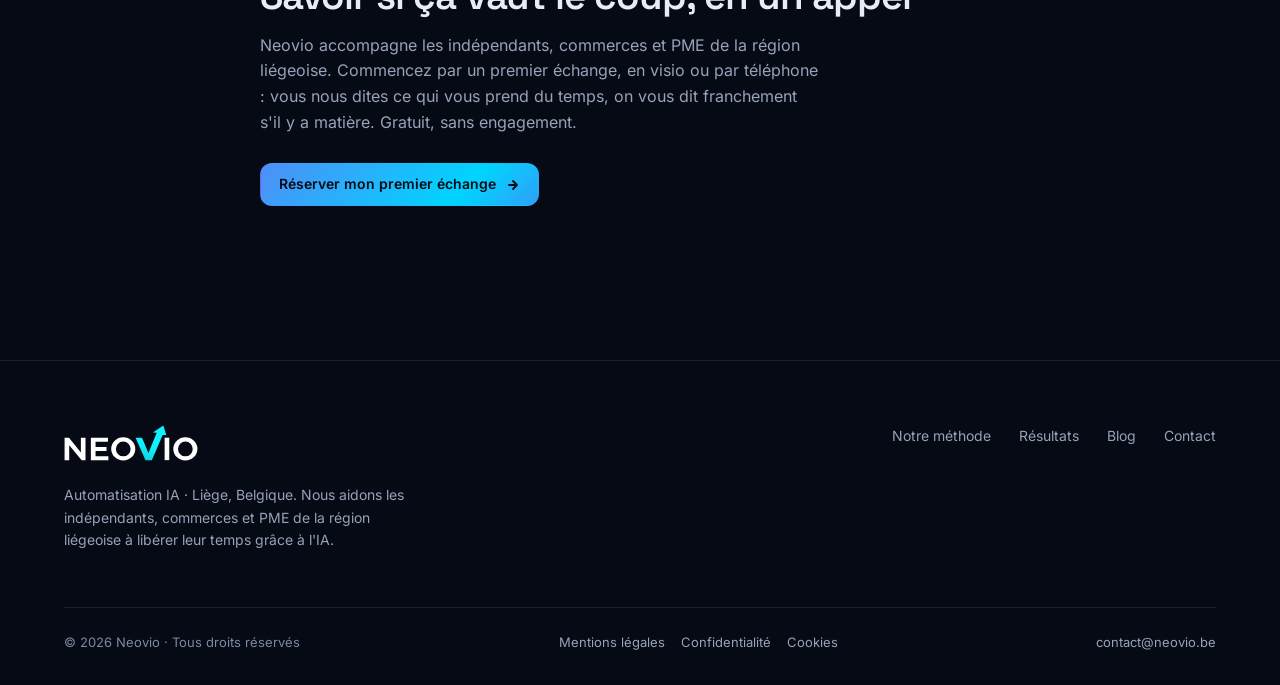
<file: blog/audit-automatisation-comment-ca-se-passe.html>
<!doctype html>
<html lang="fr">
<head>
<meta charset="utf-8" />
<meta name="viewport" content="width=device-width, initial-scale=1" />
<link rel="icon" href="../favicon.svg" type="image/svg+xml" />
<title>Audit d'automatisation : à quoi ça sert et comment ça se passe · Neovio</title>
<meta name="description" content="Un premier échange, une visite chez vous, une seule piste. Ce qu'on regarde pendant un audit d'automatisation, et ce que vous en repartez avec." />
<link rel="canonical" href="https://www.neovio.be/blog/audit-automatisation-comment-ca-se-passe.html" />
<meta property="og:type" content="article" />
<meta property="og:title" content="Audit d'automatisation : à quoi ça sert et comment ça se passe" />
<meta property="og:description" content="Un premier échange, une visite chez vous, une seule piste. Ce qu'on regarde pendant un audit d'automatisation, et ce que vous en repartez avec." />
<meta property="og:url" content="https://www.neovio.be/blog/audit-automatisation-comment-ca-se-passe.html" />
<script type="application/ld+json">
{
  "@context": "https://schema.org",
  "@type": "BlogPosting",
  "headline": "Audit d'automatisation : à quoi ça sert et comment ça se passe",
  "datePublished": "2026-08-04",
  "author": { "@type": "Organization", "name": "Neovio" },
  "publisher": { "@type": "Organization", "name": "Neovio", "url": "https://www.neovio.be" },
  "mainEntityOfPage": "https://www.neovio.be/blog/audit-automatisation-comment-ca-se-passe.html",
  "inLanguage": "fr-BE"
}
</script>
<link rel="preload" href="../assets/fonts/space-grotesk-var-latin.woff2" as="font" type="font/woff2" crossorigin />
<link rel="preload" href="../assets/fonts/inter-var-latin.woff2" as="font" type="font/woff2" crossorigin />
<link rel="stylesheet" href="../assets/css/site.css" />
<link rel="stylesheet" href="../assets/css/prose.css" />
</head>
<body>

<nav class="nav">
  <div class="container nav-inner">
    <a href="../index.html" class="brand-logo" aria-label="Neovio - Accueil">
      <img src="../assets/neovio-logo-white.svg" width="1851" height="498" alt="Neovio" />
    </a>
    <div class="nav-links">
      <a href="../index.html#processus">Notre méthode</a>
      <a href="../index.html#resultats">Résultats</a>
      <a href="index.html">Blog</a>
      <a href="../index.html#contact">Contact</a>
    </div>
    <a href="../index.html#contact" class="btn btn-primary">
      Réserver mon premier échange
      <svg width="14" height="14" viewBox="0 0 14 14" fill="none"><path d="M3 7H11M11 7L7 3M11 7L7 11" stroke="currentColor" stroke-width="1.8" stroke-linecap="round" stroke-linejoin="round"/></svg>
    </a>
  </div>
</nav>

<main>
  <article class="post">
    <span class="eyebrow"><a href="index.html">← Blog Neovio</a></span>
    <h1 style="view-transition-name: post-audit-automatisation-comment-ca-se-passe">Audit d'automatisation : à quoi ça sert et comment ça se passe</h1>
    <div class="post-meta">4 août 2026 · 4 min de lecture · L'équipe Neovio</div>

    <div class="post-content">
      <p>
        « Audit ». Le mot est partout, et il sent souvent le rendez-vous commercial déguisé.
        On comprend la méfiance : bien souvent, c'en est un.
      </p>
      <p>
        Autant dire précisément ce qui se passe chez nous. À quoi vous vous engagez, et à quoi vous
        ne vous engagez pas.
      </p>

      <h2>Ce n'est pas une présentation</h2>
      <p>
        On ne vient pas avec des diapositives ni un catalogue d'outils. On vient s'asseoir dans votre
        commerce ou votre bureau, et on parle de votre semaine : ce que vous refaites à
        l'identique, ce qui vous retient le soir, ce qui casserait si les commandes doublaient demain.
      </p>
      <p>
        C'est vous qui parlez le plus. Notre travail, ce jour-là, c'est d'écouter et de poser les
        bonnes questions.
      </p>
      <p>
        <strong>Pourquoi sur place et pas en visio ?</strong> Parce que le carnet de rendez-vous posé
        sur le comptoir, la pile de factures dans un coin, le classeur qu'on ouvre pour nous montrer
        « tenez, regardez comment je fais » — tout ça se voit et ne se raconte pas. Un moment dans vos
        murs vaut trois appels.
      </p>

      <h2>Les trois temps</h2>
      <p>
        <strong>1. Un premier échange, court et gratuit.</strong> En visio ou par téléphone. Avant de
        venir chez vous, on vérifie ensemble qu'il y a matière. Vous racontez votre activité et ce qui
        vous prend du temps,
        on vous dit franchement si on voit quelque chose d'exploitable. <strong>Si la réponse est non,
        on vous le dit</strong> — ça arrive, et ça vous évite de perdre du temps. Si oui, on fixe la date de
        la visite pendant l'appel.
      </p>
      <p>
        <strong>2. La visite sur place.</strong> Le cœur du travail. Avec votre accord, on enregistre
        la conversation : uniquement pour pouvoir vous faire un compte-rendu fidèle sans passer la visite
        le nez dans un carnet. L'enregistrement ne sort pas de chez nous.
      </p>
      <p>
        <strong>3. Le compte-rendu, présenté de vive voix.</strong> Pas un PDF envoyé par mail que
        personne n'ouvre. On revient, on le parcourt ensemble, vous posez vos questions. Un rapport
        qu'on ne peut pas vous expliquer ne sert à rien.
      </p>

      <h2>Ce qu'on cherche pendant la visite</h2>
      <p>Deux choses : du temps et de l'argent.</p>
      <p>
        <strong>Du temps.</strong> Une tâche nommée, sa fréquence, ce qu'elle vous coûte à chaque fois.
        « L'administratif me prend du temps » n'est pas encore quelque chose sur quoi on peut
        travailler. « Je passe deux heures chaque dimanche soir à encoder les factures fournisseurs »,
        si.
      </p>
      <p>
        <strong>De l'argent.</strong> Pas seulement ce que vous dépensez — surtout ce qui vous échappe.
        Un devis jamais relancé, un client qui repart sans son produit parce que personne ne l'a
        rappelé, une table vide un samedi soir. C'est de l'argent qui fuit déjà, pas une dépense à venir.
      </p>
      <p>
        On regarde aussi ce que voit un client qui vous cherche : votre fiche Google, vos horaires en
        ligne, votre dernière publication. Ce sont les vérifications les plus rapides, et souvent les
        plus parlantes.
      </p>

      <h2>Ce que vous en repartez avec : une seule piste</h2>
      <p>Pas cinq. Une.</p>
      <p>
        C'est volontaire. Un rapport qui liste dix opportunités est un rapport qu'on referme et qu'on
        ne rouvre jamais — il y a trop à faire, on ne sait pas par quoi commencer, alors on ne commence
        pas.
      </p>
      <p>
        On vous propose donc <strong>la tâche qui vous enlève le plus de travail pour le moins d'effort
        de votre côté</strong>, avec ce qu'elle vous coûte aujourd'hui, chiffré à partir de ce que vous
        nous avez dit. Vous en faites ce que vous voulez, y compris rien, ou y compris la confier à
        quelqu'un d'autre.
      </p>
      <p>
        Si vous voulez une idée des tâches qui reviennent le plus souvent, nous en avons listé cinq
        ici : <a href="5-taches-automatiser-commerce-proximite.html">5 tâches qu'un commerce de
        proximité peut automatiser dès demain</a>.
      </p>

      <h2>Ce qui est gratuit, et ce qui ne l'est pas</h2>
      <p>
        Soyons directs. <strong>Le premier échange est gratuit</strong> : il sert à savoir s'il y a
        matière, pour vous comme pour nous.
      </p>
      <p>
        <strong>L'analyse, elle, est un vrai travail.</strong> La visite, le compte-rendu et la piste
        chiffrée font l'objet d'un devis, discuté avec vous avant qu'on commence, avec ce qui est
        compris et ce qui ne l'est pas. C'est plus honnête de le dire tout de suite.
      </p>

      <h2>En résumé</h2>
      <p>
        Un premier échange court, gratuit, pour vérifier qu'il y a matière. Une visite chez vous.
        Un compte-rendu présenté de vive voix, avec une seule piste chiffrée.
      </p>
    </div>

    <div class="cta-box">
      <h2>Savoir si ça vaut le coup, en un appel</h2>
      <p>Neovio accompagne les indépendants, commerces et PME de la région liégeoise. Commencez par un premier échange, en visio ou par téléphone : vous nous dites ce qui vous prend du temps, on vous dit franchement s'il y a matière. Gratuit, sans engagement.</p>
      <a href="../index.html#contact" class="btn btn-primary">
        Réserver mon premier échange
        <svg width="14" height="14" viewBox="0 0 14 14" fill="none"><path d="M3 7H11M11 7L7 3M11 7L7 11" stroke="currentColor" stroke-width="1.8" stroke-linecap="round" stroke-linejoin="round"/></svg>
      </a>
    </div>
  </article>
</main>

<footer>
  <div class="container">
    <div class="footer-top">
      <div class="footer-brand">
        <a href="../index.html" class="brand-logo">
          <img src="../assets/neovio-logo-white.svg" width="1851" height="498" alt="Neovio" />
        </a>
        <p>Automatisation IA · Liège, Belgique. Nous aidons les indépendants, commerces et PME de la région liégeoise à libérer leur temps grâce à l'IA.</p>
      </div>
      <div class="footer-links">
        <a href="../index.html#processus">Notre méthode</a>
        <a href="../index.html#resultats">Résultats</a>
        <a href="index.html">Blog</a>
        <a href="../index.html#contact">Contact</a>
      </div>
    </div>
    <div class="footer-bottom">
      <span>© 2026 Neovio · Tous droits réservés</span>
      <div class="footer-legal">
        <a href="../mentions-legales.html">Mentions légales</a>
        <a href="../politique-confidentialite.html">Confidentialité</a>
        <a href="../politique-cookies.html">Cookies</a>
      </div>
      <a href="mailto:contact@neovio.be">contact@neovio.be</a>
    </div>
  </div>
</footer>

</body>
</html>
</file>
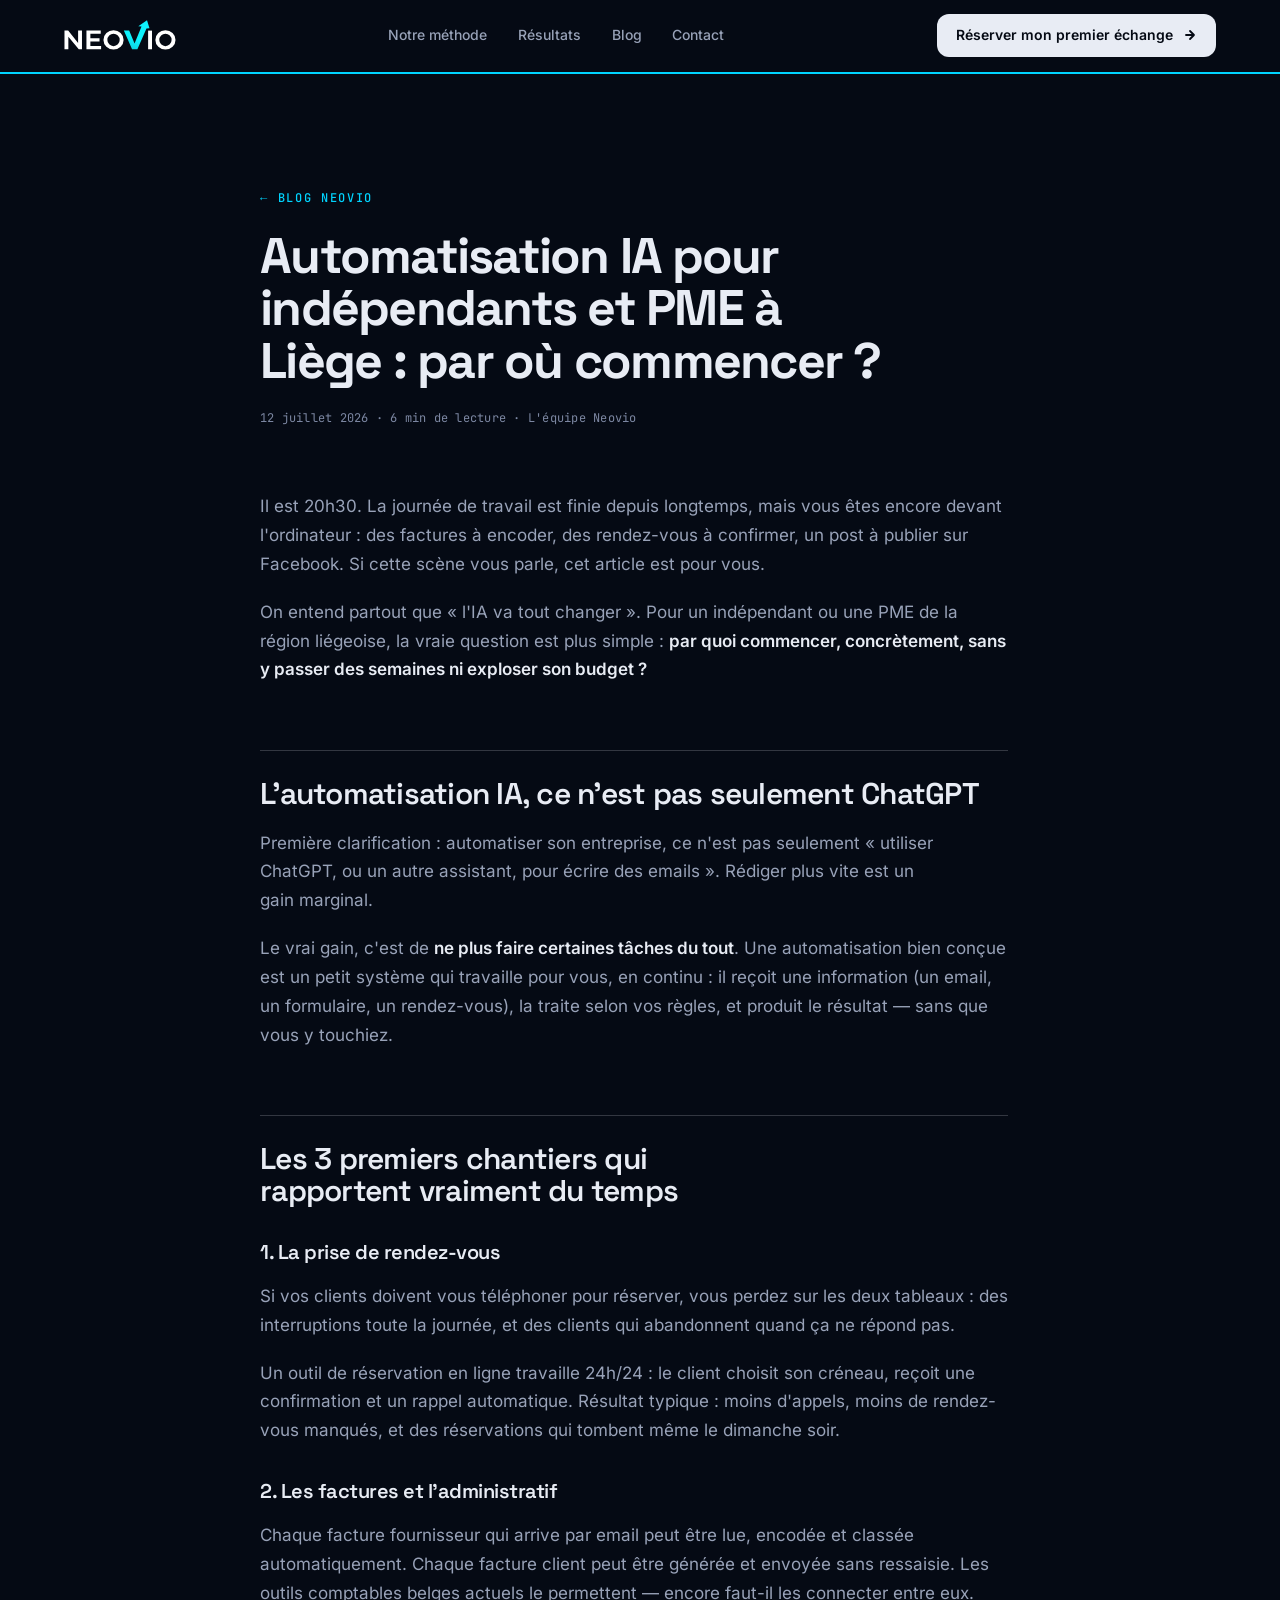
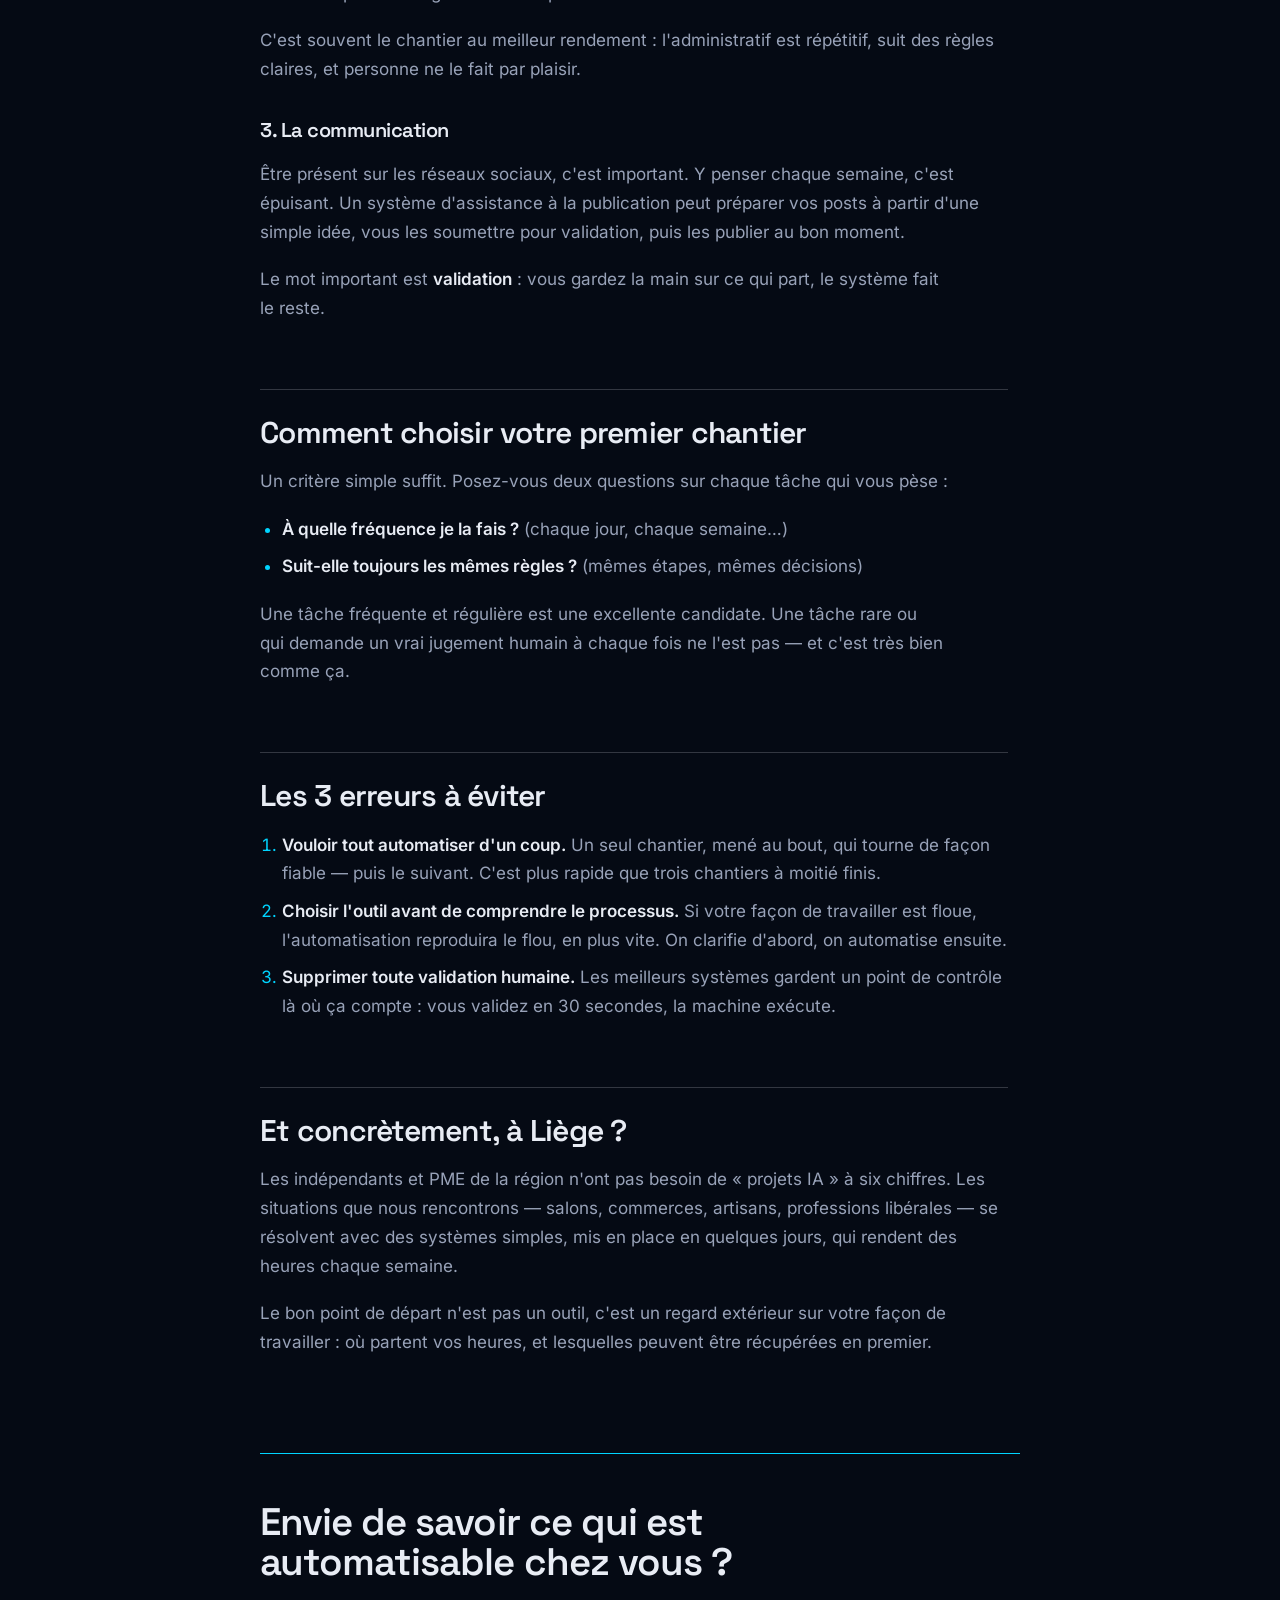
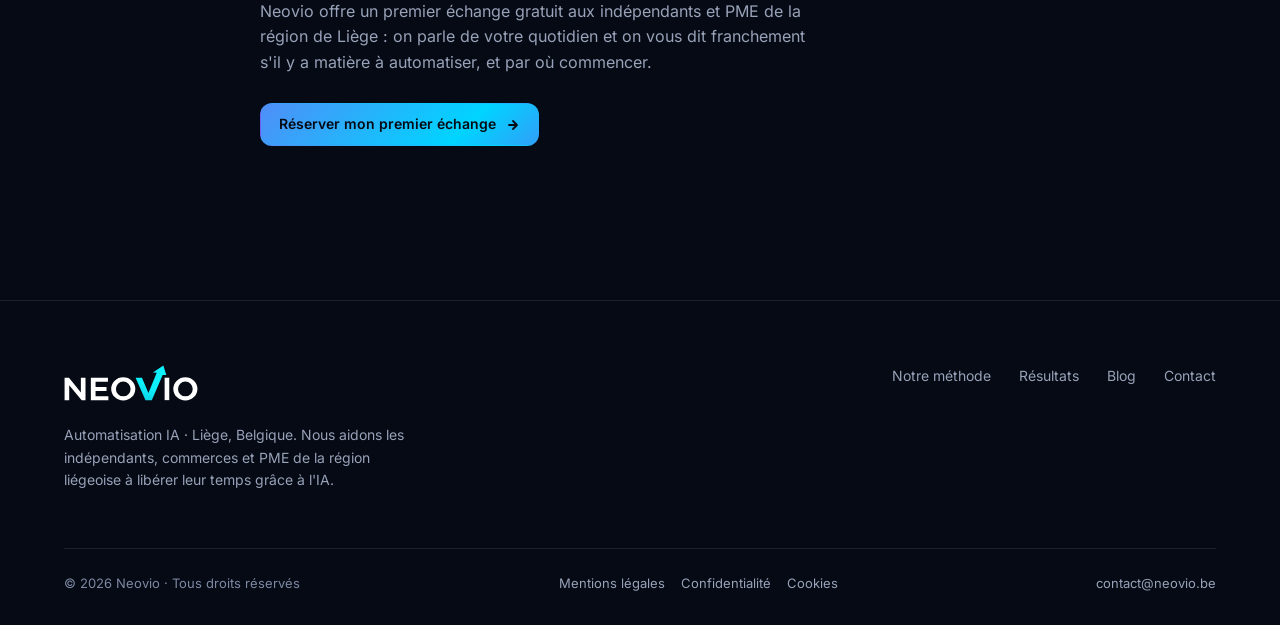
<file: blog/automatisation-ia-liege-par-ou-commencer.html>
<!doctype html>
<html lang="fr">
<head>
<meta charset="utf-8" />
<meta name="viewport" content="width=device-width, initial-scale=1" />
<link rel="icon" href="../favicon.svg" type="image/svg+xml" />
<title>Automatisation IA pour indépendants et PME à Liège : par où commencer ? · Neovio</title>
<meta name="description" content="Par quoi commencer quand on veut automatiser son entreprise avec l'IA ? Guide simple pour indépendants et PME liégeoises : les 3 premiers chantiers qui rapportent du temps, et les erreurs à éviter." />
<link rel="canonical" href="https://www.neovio.be/blog/automatisation-ia-liege-par-ou-commencer.html" />
<meta property="og:type" content="article" />
<meta property="og:title" content="Automatisation IA pour indépendants et PME à Liège : par où commencer ?" />
<meta property="og:description" content="Les 3 premiers chantiers d'automatisation qui rapportent vraiment du temps à une petite entreprise — et comment choisir le vôtre." />
<meta property="og:url" content="https://www.neovio.be/blog/automatisation-ia-liege-par-ou-commencer.html" />
<script type="application/ld+json">
{
  "@context": "https://schema.org",
  "@type": "BlogPosting",
  "headline": "Automatisation IA pour indépendants et PME à Liège : par où commencer ?",
  "datePublished": "2026-07-12",
  "author": { "@type": "Organization", "name": "Neovio" },
  "publisher": { "@type": "Organization", "name": "Neovio", "url": "https://www.neovio.be" },
  "mainEntityOfPage": "https://www.neovio.be/blog/automatisation-ia-liege-par-ou-commencer.html",
  "inLanguage": "fr-BE"
}
</script>
<link rel="preload" href="../assets/fonts/space-grotesk-var-latin.woff2" as="font" type="font/woff2" crossorigin />
<link rel="preload" href="../assets/fonts/inter-var-latin.woff2" as="font" type="font/woff2" crossorigin />
<link rel="stylesheet" href="../assets/css/site.css" />
<link rel="stylesheet" href="../assets/css/prose.css" />
</head>
<body>

<nav class="nav">
  <div class="container nav-inner">
    <a href="../index.html" class="brand-logo" aria-label="Neovio - Accueil">
      <img src="../assets/neovio-logo-white.svg" width="1851" height="498" alt="Neovio" />
    </a>
    <div class="nav-links">
      <a href="../index.html#processus">Notre méthode</a>
      <a href="../index.html#resultats">Résultats</a>
      <a href="index.html">Blog</a>
      <a href="../index.html#contact">Contact</a>
    </div>
    <a href="../index.html#contact" class="btn btn-primary">
      Réserver mon premier échange
      <svg width="14" height="14" viewBox="0 0 14 14" fill="none"><path d="M3 7H11M11 7L7 3M11 7L7 11" stroke="currentColor" stroke-width="1.8" stroke-linecap="round" stroke-linejoin="round"/></svg>
    </a>
  </div>
</nav>

<main>
  <article class="post">
    <span class="eyebrow"><a href="index.html">← Blog Neovio</a></span>
    <h1 style="view-transition-name: post-automatisation-ia-liege-par-ou-commencer">Automatisation IA pour indépendants et PME à Liège : par où commencer ?</h1>
    <div class="post-meta">12 juillet 2026 · 6 min de lecture · L'équipe Neovio</div>

    <div class="post-content">
      <p>
        Il est 20h30. La journée de travail est finie depuis longtemps, mais vous êtes encore devant
        l'ordinateur : des factures à encoder, des rendez-vous à confirmer, un post à publier sur
        Facebook. Si cette scène vous parle, cet article est pour vous.
      </p>
      <p>
        On entend partout que « l'IA va tout changer ». Pour un indépendant ou une PME de la région
        liégeoise, la vraie question est plus simple : <strong>par quoi commencer, concrètement, sans
        y passer des semaines ni exploser son budget ?</strong>
      </p>

      <h2>L'automatisation IA, ce n'est pas seulement ChatGPT</h2>
      <p>
        Première clarification : automatiser son entreprise, ce n'est pas seulement « utiliser ChatGPT, ou un autre assistant, pour
        écrire des emails ». Rédiger plus vite est un gain marginal.
      </p>
      <p>
        Le vrai gain, c'est de <strong>ne plus faire certaines tâches du tout</strong>. Une
        automatisation bien conçue est un petit système qui travaille pour vous, en continu : il
        reçoit une information (un email, un formulaire, un rendez-vous), la traite selon vos règles,
        et produit le résultat — sans que vous y touchiez.
      </p>

      <h2>Les 3 premiers chantiers qui rapportent vraiment du temps</h2>

      <h3>1. La prise de rendez-vous</h3>
      <p>
        Si vos clients doivent vous téléphoner pour réserver, vous perdez sur les deux tableaux :
        des interruptions toute la journée, et des clients qui abandonnent quand ça ne répond pas.
      </p>
      <p>
        Un outil de réservation en ligne travaille 24h/24 : le client choisit son créneau, reçoit
        une confirmation et un rappel automatique. Résultat typique : moins d'appels, moins de
        rendez-vous manqués, et des réservations qui tombent même le dimanche soir.
      </p>

      <h3>2. Les factures et l'administratif</h3>
      <p>
        Chaque facture fournisseur qui arrive par email peut être lue, encodée et classée
        automatiquement. Chaque facture client peut être générée et envoyée sans ressaisie. Les
        outils comptables belges actuels le permettent — encore faut-il les connecter entre eux.
      </p>
      <p>
        C'est souvent le chantier au meilleur rendement : l'administratif est répétitif, suit des
        règles claires, et personne ne le fait par plaisir.
      </p>

      <h3>3. La communication</h3>
      <p>
        Être présent sur les réseaux sociaux, c'est important. Y penser chaque semaine, c'est
        épuisant. Un système d'assistance à la publication peut préparer vos posts à partir d'une
        simple idée, vous les soumettre pour validation, puis les publier au bon moment.
      </p>
      <p>
        Le mot important est <strong>validation</strong> : vous gardez la main sur ce qui part,
        le système fait le reste.
      </p>

      <h2>Comment choisir votre premier chantier</h2>
      <p>Un critère simple suffit. Posez-vous deux questions sur chaque tâche qui vous pèse :</p>
      <ul>
        <li><strong>À quelle fréquence je la fais ?</strong> (chaque jour, chaque semaine…)</li>
        <li><strong>Suit-elle toujours les mêmes règles ?</strong> (mêmes étapes, mêmes décisions)</li>
      </ul>
      <p>
        Une tâche fréquente et régulière est une excellente candidate. Une tâche rare ou qui demande
        un vrai jugement humain à chaque fois ne l'est pas — et c'est très bien comme ça.
      </p>

      <h2>Les 3 erreurs à éviter</h2>
      <ol>
        <li>
          <strong>Vouloir tout automatiser d'un coup.</strong> Un seul chantier, mené au bout, qui
          tourne de façon fiable — puis le suivant. C'est plus rapide que trois chantiers à moitié finis.
        </li>
        <li>
          <strong>Choisir l'outil avant de comprendre le processus.</strong> Si votre façon de
          travailler est floue, l'automatisation reproduira le flou, en plus vite. On clarifie
          d'abord, on automatise ensuite.
        </li>
        <li>
          <strong>Supprimer toute validation humaine.</strong> Les meilleurs systèmes gardent un
          point de contrôle là où ça compte : vous validez en 30 secondes, la machine exécute.
        </li>
      </ol>

      <h2>Et concrètement, à Liège ?</h2>
      <p>
        Les indépendants et PME de la région n'ont pas besoin de « projets IA » à six chiffres. Les
        situations que nous rencontrons — salons, commerces, artisans, professions libérales — se
        résolvent avec des systèmes simples, mis en place en quelques jours, qui rendent des heures
        chaque semaine.
      </p>
      <p>
        Le bon point de départ n'est pas un outil, c'est un regard extérieur sur votre façon de
        travailler : où partent vos heures, et lesquelles peuvent être récupérées en premier.
      </p>
    </div>

    <div class="cta-box">
      <h2>Envie de savoir ce qui est automatisable chez vous ?</h2>
      <p>
        Neovio offre un premier échange gratuit aux indépendants et PME de la région de Liège : on parle
        de votre quotidien et on vous dit franchement s'il y a matière à automatiser, et par où
        commencer.
      </p>
      <a href="../index.html#contact" class="btn btn-primary">
        Réserver mon premier échange
        <svg width="14" height="14" viewBox="0 0 14 14" fill="none"><path d="M3 7H11M11 7L7 3M11 7L7 11" stroke="currentColor" stroke-width="1.8" stroke-linecap="round" stroke-linejoin="round"/></svg>
      </a>
    </div>
  </article>
</main>

<footer>
  <div class="container">
    <div class="footer-top">
      <div class="footer-brand">
        <a href="../index.html" class="brand-logo">
          <img src="../assets/neovio-logo-white.svg" width="1851" height="498" alt="Neovio" />
        </a>
        <p>Automatisation IA · Liège, Belgique. Nous aidons les indépendants, commerces et PME de la région liégeoise à libérer leur temps grâce à l'IA.</p>
      </div>
      <div class="footer-links">
        <a href="../index.html#processus">Notre méthode</a>
        <a href="../index.html#resultats">Résultats</a>
        <a href="index.html">Blog</a>
        <a href="../index.html#contact">Contact</a>
      </div>
    </div>
    <div class="footer-bottom">
      <span>© 2026 Neovio · Tous droits réservés</span>
      <div class="footer-legal">
        <a href="../mentions-legales.html">Mentions légales</a>
        <a href="../politique-confidentialite.html">Confidentialité</a>
        <a href="../politique-cookies.html">Cookies</a>
      </div>
      <a href="mailto:contact@neovio.be">contact@neovio.be</a>
    </div>
  </div>
</footer>

</body>
</html>
</file>
<file: assets/css/site.css>
/* =========================================================
   Neovio — shared styles (every page)
   Fonts, tokens, base, navigation, buttons, footer, motion rules.
   ========================================================= */

/* Self-hosted variable fonts: one file per family, no third-party request */
@font-face {
  font-family: 'Inter';
  font-style: normal;
  font-weight: 400 700;
  font-display: swap;
  src: url('../fonts/inter-var-latin.woff2') format('woff2');
}
@font-face {
  font-family: 'Space Grotesk';
  font-style: normal;
  font-weight: 400 700;
  font-display: swap;
  src: url('../fonts/space-grotesk-var-latin.woff2') format('woff2');
}
@font-face {
  font-family: 'JetBrains Mono';
  font-style: normal;
  font-weight: 400 700;
  font-display: swap;
  src: url('../fonts/jetbrains-mono-var-latin.woff2') format('woff2');
}

/* Scroll progress of a scene, 0 → 1, written by assets/js/motion.js.
   The initial value is the END state: with no JS, or under reduced motion,
   every scrubbed scene simply shows its finished composition. */
@property --p {
  syntax: '<number>';
  inherits: true;
  initial-value: 1;
}

/* =========================================================
   TOKENS
   ========================================================= */
:root {
  /* Colour — BRAND.md, dark theme */
  --bg:        #050A14;
  --bg-2:      #0A1124;
  --bg-3:      #0D1629;
  --line:      rgba(232, 236, 244, 0.10);
  --line-2:    rgba(232, 236, 244, 0.20);
  --text:      #E8ECF4;
  --text-dim:  #98A2B8;
  --text-mute: #7D88A3;   /* #6B7693 lightened: AA on --bg for small text */

  --blue:    #4F8EF7;
  --cyan:    #00D4FF;
  --violet:  #7B4FED;
  --mint:    #00E5A0;
  --coral:   #FF5D6C;

  /* Signature gradient: one element per screen, never more. Stretched so the
     violet end falls outside the box — dark label text stays AA on all of it. */
  --grad: linear-gradient(135deg, #4F8EF7 0%, #00D4FF 50%, #7B4FED 100%);

  /* Type */
  --font-display: 'Space Grotesk', system-ui, sans-serif;
  --font-body:    'Inter', system-ui, sans-serif;
  --font-mono:    'JetBrains Mono', ui-monospace, monospace;

  /* Layout */
  --gutter: clamp(20px, 5vw, 72px);
  --container: 1240px;
  --thread-off: 28px;          /* distance between the thread and the content edge */
  --nav-h: 72px;
  --section-pad: clamp(88px, 12vw, 168px);
  --r-sm: 8px;
  --r-md: 12px;
  --r-lg: 16px;

  /* Motion system: every animation on the site picks from these */
  --ease-out:    cubic-bezier(0.16, 1, 0.3, 1);    /* entrances */
  --ease-in-out: cubic-bezier(0.65, 0, 0.35, 1);   /* moves, page transitions */
  --dur-1: 150ms;   /* hover, focus */
  --dur-2: 400ms;   /* small elements */
  --dur-3: 800ms;   /* blocks */
  --dur-4: 1200ms;  /* hero intro */
  --shift-1: 8px;
  --shift-2: 24px;
  --shift-3: 64px;
  --stagger: 60ms;
}
@media (max-width: 720px) {
  :root { --thread-off: 10px; --nav-h: 60px; }
}

/* =========================================================
   BASE
   ========================================================= */
*, *::before, *::after { box-sizing: border-box; }
html, body { margin: 0; padding: 0; }
/* No scroll-behavior: smooth here: it fights Lenis. Anchors clear the fixed nav. */
html { background: var(--bg); scroll-padding-top: calc(var(--nav-h) + 12px); }

body {
  font-family: var(--font-body);
  background: var(--bg);
  color: var(--text);
  line-height: 1.6;
  -webkit-font-smoothing: antialiased;
  /* clip, not hidden: hidden makes body a scroll container and breaks position: sticky */
  overflow-x: clip;
}

h1, h2, h3, h4 {
  font-family: var(--font-display);
  font-weight: 600;
  letter-spacing: -0.025em;
  line-height: 1.05;
  margin: 0;
  text-wrap: balance;
}
p { margin: 0; text-wrap: pretty; }
a { color: inherit; text-decoration: none; }
button { font-family: inherit; cursor: pointer; border: none; background: none; color: inherit; }
img { max-width: 100%; display: block; }
::selection { background: rgba(0, 212, 255, 0.28); color: #fff; }

.container {
  width: min(100% - 2 * var(--gutter), var(--container));
  margin-inline: auto;
}

/* Mono label: `// Nos services`, step numbers, tool names */
.section-eyebrow,
.mono {
  font-family: var(--font-mono);
  font-size: 12px;
  font-weight: 500;
  letter-spacing: 0.14em;
  text-transform: uppercase;
  color: var(--cyan);
}

:focus-visible {
  outline: 2px solid var(--cyan);
  outline-offset: 3px;
  border-radius: 4px;
}

.skip-link {
  position: absolute;
  left: var(--gutter);
  top: -100px;
  z-index: 200;
  padding: 10px 14px;
  border-radius: var(--r-sm);
  background: var(--text);
  color: var(--bg);
  font-size: 14px;
  font-weight: 600;
}
.skip-link:focus { top: 12px; }

/* =========================================================
   NAVIGATION
   ========================================================= */
.nav {
  position: fixed;
  inset: 0 0 auto 0;
  z-index: 100;
  height: var(--nav-h);
  display: flex;
  align-items: center;
  /* Always opaque: reading pages have no script to flag the scrolled state. */
  background: var(--bg);
  border-bottom: 1px solid transparent;
  transition: border-color var(--dur-2) var(--ease-out);
  view-transition-name: site-nav;
}
.nav.scrolled { border-bottom-color: var(--line); }
.nav-inner {
  display: flex;
  align-items: center;
  justify-content: space-between;
  gap: 24px;
}
.brand-logo { display: inline-flex; align-items: center; }
.brand-logo img { height: 30px; width: auto; }
.footer-brand .brand-logo img { height: 36px; }

.nav-links {
  display: flex;
  align-items: center;
  gap: clamp(16px, 2.4vw, 36px);
}
.nav-links a {
  position: relative;
  padding: 8px 0;
  color: var(--text-dim);
  font-size: 14px;
  font-weight: 500;
  transition: color var(--dur-1) ease;
}
.nav-links a::after {
  content: "";
  position: absolute;
  left: 0; right: 0; bottom: 2px;
  height: 1px;
  background: var(--cyan);
  transform: scaleX(0);
  transform-origin: left;
  transition: transform var(--dur-2) var(--ease-out);
}
.nav-links a:hover { color: var(--text); }
.nav-links a:hover::after { transform: scaleX(1); }

/* =========================================================
   BUTTONS
   ========================================================= */
.btn {
  display: inline-flex;
  align-items: center;
  justify-content: center;
  gap: 10px;
  padding: 12px 18px;
  border-radius: var(--r-md);
  border: 1px solid transparent;
  font-size: 14px;
  font-weight: 600;
  line-height: 1.2;
  white-space: nowrap;
  cursor: pointer;
  transition: border-color var(--dur-1) ease, background-color var(--dur-1) ease, background-position var(--dur-2) var(--ease-out);
}
.btn svg { transition: transform var(--dur-2) var(--ease-out); }
.btn:hover svg { transform: translateX(4px); }

.btn-primary {
  color: var(--bg);
  background-image: var(--grad);
  background-size: 150% 100%;
  background-position: 0% 50%;
}
.btn-primary:hover { background-position: 28% 50%; }
/* The nav button is always on screen: flat, so the signature gradient stays
   unique to the one call to action of the section being read. */
.nav .btn-primary { background: var(--text); }
.nav .btn-primary:hover { background: #fff; }

.btn-ghost {
  color: var(--text);
  border-color: var(--line-2);
}
.btn-ghost:hover { border-color: var(--text-dim); background-color: rgba(232, 236, 244, 0.04); }

.btn-lg { padding: 16px 24px; font-size: 15px; }

/* =========================================================
   MOBILE MENU
   ========================================================= */
.nav-toggle {
  display: none;
  width: 44px; height: 44px;
  border-radius: var(--r-md);
  border: 1px solid var(--line-2);
  align-items: center; justify-content: center;
}
.nav-toggle span { display: block; width: 18px; height: 1.5px; background: var(--text); position: relative; }
.nav-toggle span::before, .nav-toggle span::after {
  content: ""; position: absolute; left: 0; width: 18px; height: 1.5px; background: var(--text);
}
.nav-toggle span::before { top: -6px; }
.nav-toggle span::after { top: 6px; }

.mobile-menu {
  display: none;
  position: fixed;
  top: var(--nav-h); left: 0; right: 0;
  z-index: 99;
  padding: 8px var(--gutter) 24px;
  background: var(--bg);
  border-bottom: 1px solid var(--line);
}
.mobile-menu.open { display: block; }
.mobile-menu a:not(.btn) {
  display: block;
  padding: 16px 0;
  border-bottom: 1px solid var(--line);
  font-family: var(--font-display);
  font-size: 22px;
  font-weight: 500;
}
.mobile-menu .btn { width: 100%; margin-top: 20px; }

@media (max-width: 860px) {
  .nav-links { display: none; }
  /* Pages with a menu button fold the CTA into the menu; the others keep it. */
  .nav-inner:has(.nav-toggle) > .btn-primary { display: none; }
  .nav-toggle { display: inline-flex; }
  .brand-logo img { height: 26px; }
}

/* =========================================================
   FOOTER
   ========================================================= */
footer {
  position: relative;
  z-index: 2;
  border-top: 1px solid var(--line);
  padding: 64px 0 32px;
  background: var(--bg);
}
.footer-top {
  display: flex;
  justify-content: space-between;
  align-items: flex-start;
  gap: 40px;
  flex-wrap: wrap;
  margin-bottom: 56px;
}
.footer-brand p {
  margin-top: 16px;
  color: var(--text-dim);
  font-size: 14px;
  max-width: 340px;
}
.footer-links { display: flex; gap: 28px; flex-wrap: wrap; }
.footer-links a, .footer-bottom a {
  color: var(--text-dim);
  font-size: 14px;
  transition: color var(--dur-1) ease;
}
.footer-links a:hover, .footer-bottom a:hover { color: var(--text); }
.footer-bottom {
  display: flex;
  justify-content: space-between;
  gap: 12px 24px;
  padding-top: 24px;
  border-top: 1px solid var(--line);
  font-size: 13px;
  color: var(--text-mute);
  flex-wrap: wrap;
}
.footer-bottom a { font-size: 13px; }
@media (max-width: 720px) {
  .footer-top { flex-direction: column; gap: 28px; }
  .footer-bottom { flex-direction: column; }
}

/* =========================================================
   REVEAL ON ENTER
   The hidden start state only exists once JS has flagged itself: without JS,
   or if the script fails, everything stays readable.
   ========================================================= */
.js .reveal {
  opacity: 0;
  transform: translateY(var(--shift-2));
  transition: opacity var(--dur-3) var(--ease-out), transform var(--dur-3) var(--ease-out);
}
.js .reveal.in { opacity: 1; transform: none; }

/* =========================================================
   REDUCED MOTION — same content, no travel, no smooth scroll
   ========================================================= */
@media (prefers-reduced-motion: reduce) {
  :root {
    --dur-1: 0.01ms; --dur-2: 0.01ms; --dur-3: 0.01ms; --dur-4: 0.01ms;
    --shift-1: 0px; --shift-2: 0px; --shift-3: 0px; --stagger: 0ms;
  }
  *, *::before, *::after {
    animation-duration: 0.01ms !important;
    animation-delay: 0ms !important;
    animation-iteration-count: 1 !important;
    transition-duration: 0.01ms !important;
    transition-delay: 0ms !important;
  }
}

/* =========================================================
   LENIS (smooth scroll, fine pointers only) — from lenis.css 1.3.27
   ========================================================= */
html.lenis, html.lenis body { height: auto; }
.lenis:not(.lenis-autoToggle).lenis-stopped { overflow: clip; }
.lenis [data-lenis-prevent] { overscroll-behavior: contain; }

/* =========================================================
   PAGE TRANSITIONS — cross-document, progressive enhancement.
   Both pages opt in through this file. The nav holds still; a blog title
   morphs into its article heading (names set inline, unique per page).
   ========================================================= */
@media (prefers-reduced-motion: no-preference) {
  @view-transition { navigation: auto; }
  ::view-transition-group(*) {
    animation-duration: var(--dur-2);
    animation-timing-function: var(--ease-in-out);
  }
}
</file>
<file: assets/css/home.css>
/* =========================================================
   Neovio — home page
   ========================================================= */

/* =========================================================
   HERO
   Static by default. With `.motion` on a wide screen it becomes a tall track
   whose content stays pinned while the thread untangles (assets/js/motion.js).
   ========================================================= */
.hero { position: relative; z-index: 1; }
.hero-pin {
  position: relative;
  min-height: 100svh;
  display: grid;
  grid-template-rows: 1fr auto auto;
  padding-top: var(--nav-h);
  overflow: clip;
}
@media (min-width: 861px) and (min-height: 620px) {
  .motion .hero { height: 170svh; }
  .motion .hero-pin { position: sticky; top: 0; height: 100svh; }
}

.hero-canvas {
  position: absolute;
  inset: 0;
  width: 100%;
  height: 100%;
  pointer-events: none;
  display: none;
}
.motion .hero-canvas { display: block; }

.hero-content {
  position: relative;
  align-self: center;
  padding-block: clamp(32px, 6vh, 72px);
}
.hero-kicker { margin-bottom: clamp(20px, 3vh, 36px); }

.hero h1 {
  font-size: clamp(40px, 6.4vw, 96px);
  font-weight: 700;
  letter-spacing: -0.04em;
  line-height: 0.98;
}
/* Each sentence rises from behind its own baseline. The padding keeps
   descenders inside the clip; the negative margin gives the space back. */
.h1-line {
  display: block;
  overflow: clip;
  padding-bottom: 0.14em;
  margin-bottom: -0.14em;
}
.h1-line > span { display: block; }

.hero .lead {
  margin-top: clamp(24px, 4vh, 40px);
  max-width: 46ch;
  font-size: clamp(16px, 1.35vw, 19px);
  color: var(--text-dim);
}
.hero-ctas {
  margin-top: clamp(28px, 4.5vh, 44px);
  display: flex;
  gap: 12px;
  flex-wrap: wrap;
}

.hero-foot { position: relative; }
.hero-trust {
  list-style: none;
  margin: 0;
  padding: 28px 0 34px;
  /* Three commitments, one per column, each marked by a node of the thread. */
  display: grid;
  grid-template-columns: repeat(3, 1fr);
  gap: 12px clamp(24px, 4vw, 56px);
  /* The thread's resting place. Under `.motion` the canvas draws it instead. */
  border-top: 1px solid var(--cyan);
  font-family: var(--font-display);
  font-size: clamp(16px, 1.45vw, 21px);
  font-weight: 500;
  letter-spacing: -0.01em;
  color: var(--text);
}
.hero-trust li {
  position: relative;
  padding-left: 22px;
}
.hero-trust li::before {
  content: "";
  position: absolute;
  left: 0;
  top: 0.5em;
  width: 8px; height: 8px;
  border-radius: 50%;
  background: var(--cyan);
}
.motion .hero-trust { border-top-color: transparent; }

/* Load sequence — CSS only, so it never waits for a script. The start state
   keeps a sliver of opacity: the H1 is the LCP element and must count as
   painted on the first frame. */
@keyframes rise {
  from { opacity: 0.01; transform: translateY(60%); }
  to   { opacity: 1; transform: none; }
}
@keyframes fade-up {
  from { opacity: 0; transform: translateY(var(--shift-2)); }
  to   { opacity: 1; transform: none; }
}
.js .h1-line > span {
  animation: rise var(--dur-3) var(--ease-out) both;
  animation-delay: calc(var(--i, 0) * var(--stagger) * 2);
}
.js .intro {
  animation: fade-up var(--dur-3) var(--ease-out) both;
  animation-delay: calc(120ms + var(--i, 0) * var(--stagger));
}

@media (max-width: 860px) {
  .hero-content { align-self: start; padding-top: clamp(40px, 9vh, 88px); padding-bottom: 8px; }
  /* Reserved band for the tangle (canvas), so it never covers text or buttons. */
  .motion .hero-knot { height: clamp(84px, 12svh, 128px); }
  .hero-ctas .btn { flex: 1 1 100%; }
  .hero-trust { grid-template-columns: 1fr; gap: 8px; padding: 18px 0 22px; font-size: 15px; }
}

/* =========================================================
   THREAD
   One line down the left margin, from the hero to the last section. The
   track is always there; the cyan fill follows the reading position.
   ========================================================= */
.flow { position: relative; }
.thread-rail {
  position: absolute;
  inset: 0 0 var(--section-pad);
  margin-inline: auto;
  pointer-events: none;
}
.thread {
  position: absolute;
  top: 0; bottom: 0;
  left: calc(-1 * var(--thread-off));
  width: 1px;
  background: var(--line);
}
.thread::before {
  content: "";
  position: absolute;
  inset: 0;
  background: var(--cyan);
  transform-origin: top;
  transform: scaleY(var(--p));
}
.thread::after {
  content: "";
  position: absolute;
  left: -3px; bottom: -3px;
  width: 7px; height: 7px;
  border-radius: 50%;
  background: var(--cyan);
  opacity: calc((var(--p) - 0.985) * 80);
}

/* =========================================================
   SECTION SHELL
   ========================================================= */
.section, .results { position: relative; z-index: 1; }
.section { padding: var(--section-pad) 0; }

.section-head { max-width: 780px; margin-bottom: clamp(48px, 7vw, 96px); }
.section-head h2 {
  margin-top: 18px;
  font-size: clamp(34px, 5vw, 68px);
}
.section-sub {
  margin-top: 20px;
  max-width: 52ch;
  font-size: clamp(16px, 1.3vw, 19px);
  color: var(--text-dim);
}

/* =========================================================
   METHOD — heading stays, the four steps scroll past it
   ========================================================= */
.process-grid {
  display: grid;
  grid-template-columns: minmax(0, 5fr) minmax(0, 7fr);
  gap: clamp(32px, 6vw, 96px);
  align-items: start;
}
.process-head {
  position: sticky;
  top: calc(var(--nav-h) + 48px);
  margin-bottom: 0;
}
.steps { list-style: none; margin: 0; padding: 0; }
.step {
  display: grid;
  grid-template-columns: 56px minmax(0, 1fr) 150px;
  column-gap: 24px;
  padding: clamp(32px, 5vw, 60px) 0;
  border-top: 1px solid var(--line-2);
}
.step:last-child { border-bottom: 1px solid var(--line-2); }
.step-num { grid-row: 1 / span 3; padding-top: 0.75em; font-size: 13px; }
.step h3 { grid-column: 2; font-size: clamp(24px, 2.4vw, 34px); }
.step p { grid-column: 2; margin-top: 14px; max-width: 52ch; color: var(--text-dim); }
/* Step figures. Read top to bottom they are the diagram of the method:
   everything observed, the leads among it, the leads ranked, one in service. */
.step-fig {
  grid-column: 3;
  grid-row: 1 / span 3;
  align-self: center;
  order: 1;
  width: 150px;
  height: 90px;
}
.fig-off { fill: var(--text-mute); opacity: 0.55; }
.fig-on { fill: var(--cyan); }
.fig-line { stroke: var(--cyan); stroke-width: 1.5; fill: none; }
.fig-ring { stroke: var(--cyan); stroke-width: 1.5; fill: none; }
.fig-axis { stroke: var(--text-mute); stroke-width: 1.5; fill: none; opacity: 0.7; }
.fig-box { stroke: var(--text-mute); stroke-width: 1.5; fill: none; opacity: 0.7; }
.fig-box-on { stroke: var(--cyan); opacity: 1; }
.fig-arrow { fill: var(--text-mute); opacity: 0.7; }
.fig-solid { fill: var(--bg); }
.fig-zone { fill: var(--cyan); opacity: 0.14; }
.fig-check { stroke: var(--cyan); stroke-width: 2; fill: none; stroke-linecap: round; stroke-linejoin: round; }
.step-badge {
  grid-column: 2;
  justify-self: start;
  margin-top: 22px;
  padding: 6px 10px;
  border: 1px solid var(--line-2);
  border-radius: 6px;
  font-family: var(--font-mono);
  font-size: 12px;
  color: var(--text);
}

/* =========================================================
   RESULTS — the page's peak
   Default (mobile, no JS, reduced motion): four commitments in a plain grid.
   With `.motion` on a wide screen: the section is pinned and the thread turns
   into a time axis; each commitment rises as the axis reaches it.
   ========================================================= */
.results { padding: var(--section-pad) 0; }
.timeline {
  --num-size: clamp(36px, 10vw, 52px);
  list-style: none;
  margin: 0; padding: 0;
  display: grid;
  grid-template-columns: 1fr;
}
.milestone {
  padding: 24px 0 36px;
  border-top: 1px solid var(--line-2);
}
.milestone-num {
  overflow: clip;
  font-family: var(--font-display);
  font-size: var(--num-size);
  font-weight: 700;
  /* 1.2: the clip must leave room for descenders (« Un plan », « Une analyse ») */
  line-height: 1.2;
  letter-spacing: -0.04em;
  white-space: nowrap;
}
.milestone-num > span { display: block; }
.milestone-label { margin-top: 10px; max-width: 34ch; color: var(--text-dim); font-size: 15px; line-height: 1.5; }

@media (min-width: 560px) {
  .timeline { grid-template-columns: 1fr 1fr; column-gap: 32px; }
}

@media (min-width: 1000px) and (min-height: 640px) {
  .motion .results { height: 300svh; padding: 0; }
  .motion .results-pin {
    position: sticky;
    top: 0;
    height: 100svh;
    display: flex;
    align-items: center;
    padding-top: var(--nav-h);
  }
  .motion .results .section-head { margin-bottom: clamp(40px, 9vh, 104px); }
  /* Under .motion the scene is driven by --p, not by the enter reveal. */
  .motion .results .reveal { opacity: 1; transform: none; transition: none; }

  .motion .timeline {
    --num-size: clamp(38px, 4.1vw, 56px);
    --axis-y: calc(var(--num-size) * 1.2 + 28px);
    position: relative;
    /* widths follow the words; each --x in the markup is the column's start */
    grid-template-columns: 1fr 1.2fr 0.9fr 1.25fr;
    column-gap: 0;
  }
  /* Axis: a track, and the signature gradient filling it — the only gradient on this screen. */
  .motion .timeline::before,
  .motion .timeline::after {
    content: "";
    position: absolute;
    left: calc(-1 * var(--thread-off));
    right: 0;
    top: var(--axis-y);
    height: 1px;
    background: var(--line-2);
  }
  .motion .timeline::after {
    height: 2px;
    margin-top: -0.5px;
    background: var(--grad);
    transform-origin: left;
    transform: scaleX(clamp(0, calc(var(--p) * 1.15), 1));
  }
  .motion .milestone {
    /* --x: where this commitment sits on the axis (0..1). --k: its own 0..1. */
    --k: clamp(0, calc((var(--p) * 1.15 - var(--x)) / 0.09), 1);
    position: relative;
    padding: 0 24px 0 0;
    border-top: 0;
  }
  .motion .milestone::before {
    content: "";
    position: absolute;
    left: -4px;
    top: calc(var(--axis-y) - 4px);
    width: 9px; height: 9px;
    border-radius: 50%;
    background: var(--text);
    transform: scale(var(--k));
    z-index: 1;
  }
  .motion .milestone-num { height: calc(var(--num-size) * 1.2); }
  .motion .milestone-num > span { transform: translateY(calc((1 - var(--k)) * 110%)); }
  .motion .milestone-label {
    margin-top: 56px;
    opacity: var(--k);
    transform: translateY(calc((1 - var(--k)) * var(--shift-1)));
  }
}

/* =========================================================
   CONTACT
   ========================================================= */
.contact-grid {
  display: grid;
  grid-template-columns: minmax(0, 7fr) minmax(0, 5fr);
  gap: clamp(32px, 5vw, 80px);
  align-items: start;
}
.form-card {
  padding: clamp(24px, 3vw, 40px);
  border-radius: var(--r-lg);
  background: var(--bg-2);
  border: 1px solid var(--line);
}
.field-row { display: grid; grid-template-columns: 1fr 1fr; gap: 14px; }
.field { margin-bottom: 16px; }
.field label {
  display: block;
  margin-bottom: 8px;
  font-size: 13px;
  font-weight: 500;
  color: var(--text-dim);
}
.field label .opt { color: var(--text-mute); font-weight: 400; }

.input, .select, .textarea {
  width: 100%;
  padding: 13px 14px;
  border-radius: var(--r-md);
  background: rgba(232, 236, 244, 0.03);
  border: 1px solid var(--line-2);
  color: var(--text);
  font-size: 15px;
  font-family: inherit;
  transition: border-color var(--dur-1) ease, background-color var(--dur-1) ease;
}
.input::placeholder, .textarea::placeholder { color: var(--text-mute); }
.input:focus, .select:focus, .textarea:focus {
  outline: 2px solid var(--cyan);
  outline-offset: 1px;
  border-color: transparent;
}
.textarea { min-height: 120px; resize: vertical; }
.select {
  appearance: none;
  background-image: url("data:image/svg+xml;utf8,<svg xmlns='http://www.w3.org/2000/svg' width='12' height='8' viewBox='0 0 12 8' fill='none'><path d='M1 1.5L6 6.5L11 1.5' stroke='%2398A2B8' stroke-width='1.5' stroke-linecap='round' stroke-linejoin='round'/></svg>");
  background-repeat: no-repeat;
  background-position: right 14px center;
  padding-right: 36px;
}
.select option { background: var(--bg-3); color: var(--text); }

.btn-submit { width: 100%; margin-top: 6px; padding: 16px 22px; font-size: 15px; }
.privacy-note {
  margin-top: 16px;
  display: flex; align-items: center; gap: 8px;
  font-size: 13px;
  color: var(--text-mute);
}
.privacy-note svg { flex-shrink: 0; }

.form-success {
  display: none;
  margin-top: 16px;
  padding: 16px;
  border-radius: var(--r-md);
  border: 1px solid rgba(0, 229, 160, 0.35);
  color: var(--mint);
  font-size: 14px;
  text-align: center;
}
.form-success.show { display: block; }
.form-error {
  margin-top: 16px;
  padding: 16px;
  border-radius: var(--r-md);
  border: 1px solid rgba(255, 93, 108, 0.45);
  color: #FF8B96; /* --coral lightened for AA on --bg-2 */
  font-size: 14px;
  text-align: center;
}

/* booking / message switch — `display` beats the [hidden] attribute the JS toggles */
.contact-panels { display: flex; flex-direction: column; gap: 16px; }
.contact-panels [hidden] { display: none; }
.contact-switch {
  display: grid;
  grid-template-columns: 1fr 1fr;
  gap: 4px;
  padding: 4px;
  border-radius: var(--r-md);
  border: 1px solid var(--line);
}
.contact-switch button {
  padding: 12px 14px;
  border-radius: var(--r-sm);
  font-size: 14px;
  font-weight: 600;
  color: var(--text-dim);
  transition: background-color var(--dur-1) ease, color var(--dur-1) ease;
}
.contact-switch button:hover { color: var(--text); }
.contact-switch button[aria-selected="true"] { color: var(--text); background: rgba(232, 236, 244, 0.08); }

.booking-panel h3 { font-size: clamp(22px, 2vw, 28px); margin-bottom: 12px; }
.booking-panel p { margin-bottom: 24px; color: var(--text-dim); }

/* aside: plain ruled blocks, no cards */
.contact-card { padding: 22px 0 26px; border-top: 1px solid var(--line-2); }
.contact-card h4 {
  margin-bottom: 14px;
  font-family: var(--font-mono);
  font-size: 12px;
  font-weight: 500;
  letter-spacing: 0.14em;
  text-transform: uppercase;
  color: var(--text-mute);
}
.contact-mail {
  display: inline-flex; align-items: center; gap: 10px;
  font-family: var(--font-display);
  font-size: clamp(20px, 2vw, 26px);
  font-weight: 500;
  letter-spacing: -0.01em;
  transition: color var(--dur-1) ease;
}
.contact-mail:hover { color: var(--cyan); }
.contact-stats { display: grid; grid-template-columns: 1fr 1fr; gap: 24px; }
.contact-stat-num {
  font-family: var(--font-display);
  font-size: 40px;
  font-weight: 700;
  line-height: 1;
  letter-spacing: -0.04em;
}
.contact-stat-label { margin-top: 8px; font-size: 13px; color: var(--text-dim); }
.trust-badges { display: grid; grid-template-columns: 1fr 1fr; gap: 10px 16px; }
.trust-badge { display: inline-flex; align-items: center; gap: 8px; font-size: 14px; color: var(--text-dim); }
.trust-badge svg { color: var(--mint); flex-shrink: 0; }

/* =========================================================
   MOBILE CTA BAR — appears once the hero is gone, leaves at the contact section
   ========================================================= */
.cta-bar { display: none; }
@media (max-width: 860px) {
  .cta-bar {
    display: block;
    position: fixed;
    left: 0; right: 0; bottom: 0;
    z-index: 90;
    padding: 12px var(--gutter) calc(12px + env(safe-area-inset-bottom));
    background: rgba(5, 10, 20, 0.97);
    border-top: 1px solid var(--line);
    transform: translateY(110%);
    transition: transform var(--dur-2) var(--ease-out);
  }
  .cta-bar.show { transform: none; }
  /* keep the last footer line clear of the bar */
  footer { padding-bottom: 104px; }
  .cta-bar .btn { width: 100%; }
}

/* =========================================================
   MOBILE COMPOSITION
   ========================================================= */
@media (max-width: 860px) {
  .process-grid { grid-template-columns: 1fr; }
  .process-head { position: static; margin-bottom: 40px; }
  .step { grid-template-columns: 40px minmax(0, 1fr); column-gap: 12px; }
  .step-fig { grid-column: 2; grid-row: auto; justify-self: start; width: 140px; height: 84px; margin-top: 24px; }
  .contact-grid { grid-template-columns: 1fr; }
}
@media (max-width: 560px) {
  .field-row { grid-template-columns: 1fr; }
  .trust-badges { grid-template-columns: 1fr; }
}
</file>
<file: assets/css/prose.css>
/* =========================================================
   Neovio — reading pages (blog index, articles, legal pages)
   Loaded after site.css.
   ========================================================= */
main {
  padding: calc(var(--nav-h) + clamp(48px, 9vw, 112px)) 0 var(--section-pad);
}
/* One reading column; 68 characters is the comfortable measure for body text. */
.blog-header, .post-list, .post, .legal-page {
  width: min(100% - 2 * var(--gutter), 760px);
  margin-inline: auto;
}

.eyebrow {
  display: inline-block;
  font-family: var(--font-mono);
  font-size: 12px;
  font-weight: 500;
  letter-spacing: 0.14em;
  text-transform: uppercase;
  color: var(--cyan);
}
.eyebrow a { transition: color var(--dur-1) ease; }
.eyebrow a:hover { color: var(--text); }

main h1 {
  margin-top: 20px;
  font-size: clamp(34px, 5vw, 60px);
  font-weight: 700;
  letter-spacing: -0.035em;
}
/* Article titles are long sentences: a size down keeps them to two lines. */
.post h1 { font-size: clamp(30px, 4vw, 50px); }
.post-meta, .updated {
  font-family: var(--font-mono);
  font-size: 12px;
  letter-spacing: 0.02em;
  color: var(--text-mute);
}
.post > .post-meta, .updated { margin-top: 22px; }

/* ---------- Blog index: a dated list, not cards ---------- */
.blog-header > p {
  margin-top: 22px;
  max-width: 56ch;
  font-size: clamp(16px, 1.3vw, 19px);
  color: var(--text-dim);
}
.post-list { margin-top: clamp(48px, 7vw, 88px); }
.post-card {
  display: block;
  padding: clamp(26px, 3.5vw, 40px) 0;
  border-top: 1px solid var(--line-2);
}
.post-card:last-child { border-bottom: 1px solid var(--line-2); }
.post-card h2 {
  margin-top: 14px;
  font-size: clamp(22px, 2.6vw, 32px);
  transition: color var(--dur-1) ease;
}
.post-card:hover h2 { color: var(--cyan); }
.post-card > p { margin-top: 12px; max-width: 62ch; color: var(--text-dim); }
.read-more {
  display: inline-flex;
  align-items: center;
  gap: 8px;
  margin-top: 18px;
  font-size: 14px;
  font-weight: 600;
}
.read-more svg { transition: transform var(--dur-2) var(--ease-out); }
.post-card:hover .read-more svg { transform: translateX(4px); }

/* ---------- Running text ---------- */
.post-content, .legal-section {
  font-size: 17px;
  line-height: 1.7;
  color: var(--text-dim);
}
.post-content { margin-top: clamp(40px, 6vw, 64px); max-width: 68ch; }
.legal-section { margin-top: clamp(36px, 5vw, 56px); max-width: 68ch; }
.post-content p, .legal-section p { margin-top: 1.1em; }
.post-content > p:first-child { margin-top: 0; }
.post-content h2, .legal-section h2 {
  margin-top: 2.2em;
  padding-top: 0.9em;
  border-top: 1px solid var(--line-2);
  font-size: clamp(22px, 2.4vw, 30px);
  color: var(--text);
}
.legal-section h2 { margin-top: 0; }
.post-content h3, .legal-section h3 {
  margin-top: 1.8em;
  font-size: 20px;
  color: var(--text);
}
.post-content strong, .legal-section strong { font-weight: 600; color: var(--text); }
.post-content a, .legal-section a {
  color: var(--text);
  text-decoration: underline;
  text-decoration-color: var(--cyan);
  text-underline-offset: 3px;
  transition: color var(--dur-1) ease;
}
.post-content a:hover, .legal-section a:hover { color: var(--cyan); }
.post-content ul, .post-content ol, .legal-section ul, .legal-section ol {
  margin: 1.1em 0 0;
  padding-left: 1.3em;
}
.post-content li, .legal-section li { margin-top: 0.5em; }
.post-content li::marker, .legal-section li::marker { color: var(--cyan); }

.cookie-table {
  width: 100%;
  margin-top: 1.4em;
  border-collapse: collapse;
  font-size: 15px;
}
.cookie-table th, .cookie-table td {
  padding: 12px 16px 12px 0;
  border-bottom: 1px solid var(--line-2);
  text-align: left;
  vertical-align: top;
}
.cookie-table th {
  font-family: var(--font-mono);
  font-size: 12px;
  font-weight: 500;
  letter-spacing: 0.1em;
  text-transform: uppercase;
  color: var(--text-mute);
}

/* ---------- Closing call to action ---------- */
.cta-box {
  margin-top: clamp(56px, 8vw, 96px);
  padding-top: clamp(32px, 4vw, 48px);
  border-top: 1px solid var(--cyan);
}
.cta-box h2 { font-size: clamp(26px, 3vw, 40px); }
.cta-box p { margin: 16px 0 28px; max-width: 56ch; color: var(--text-dim); }

.footer-legal { display: flex; gap: 16px; flex-wrap: wrap; }

/* ---------- Reading progress: the thread, as a bar under the nav ----------
   Pure CSS, articles only. Browsers without scroll-driven animations show
   nothing; nothing depends on it. */
@supports (animation-timeline: scroll()) {
  @media (prefers-reduced-motion: no-preference) {
    body:has(.post)::after {
      content: "";
      position: fixed;
      top: var(--nav-h);
      left: 0; right: 0;
      height: 2px;
      z-index: 101;
      background: var(--cyan);
      transform-origin: left;
      animation: read-progress linear both;
      animation-timeline: scroll(root);
    }
  }
}
@keyframes read-progress {
  from { transform: scaleX(0); }
  to   { transform: scaleX(1); }
}
</file>
